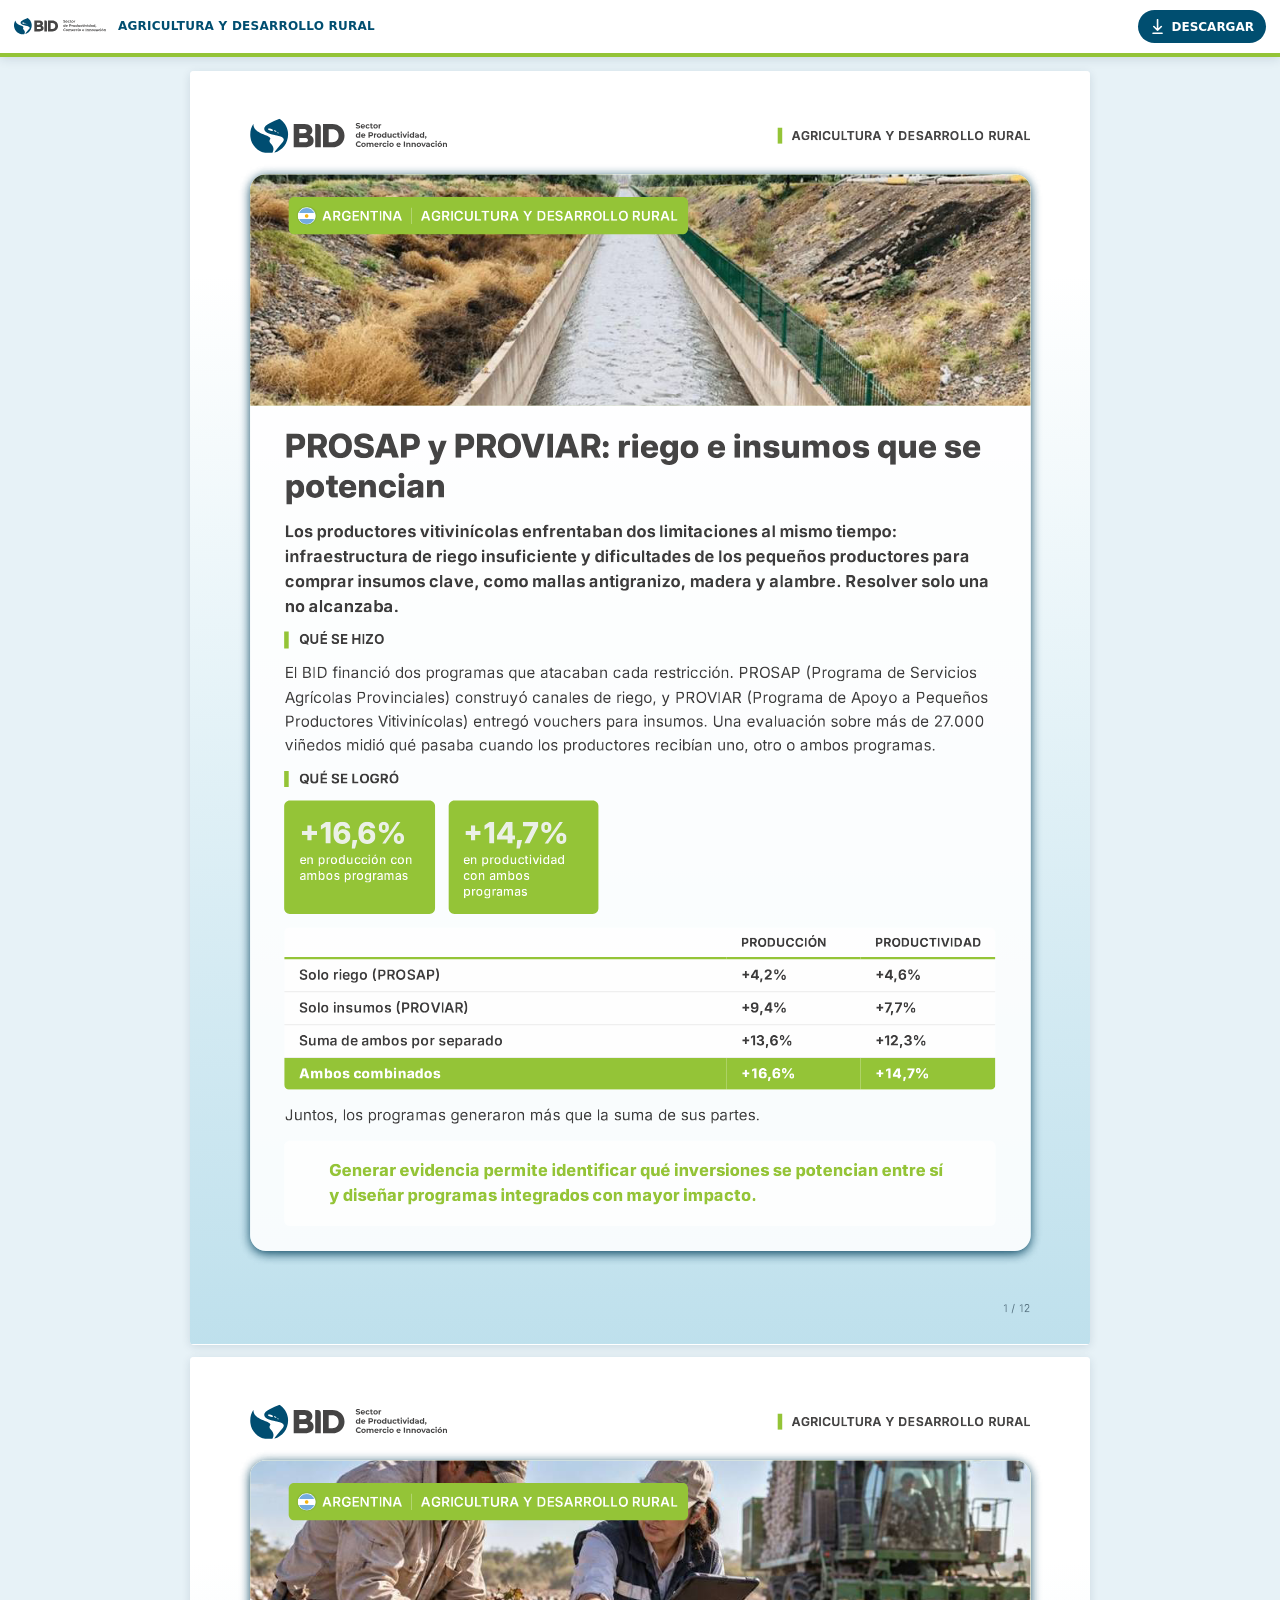
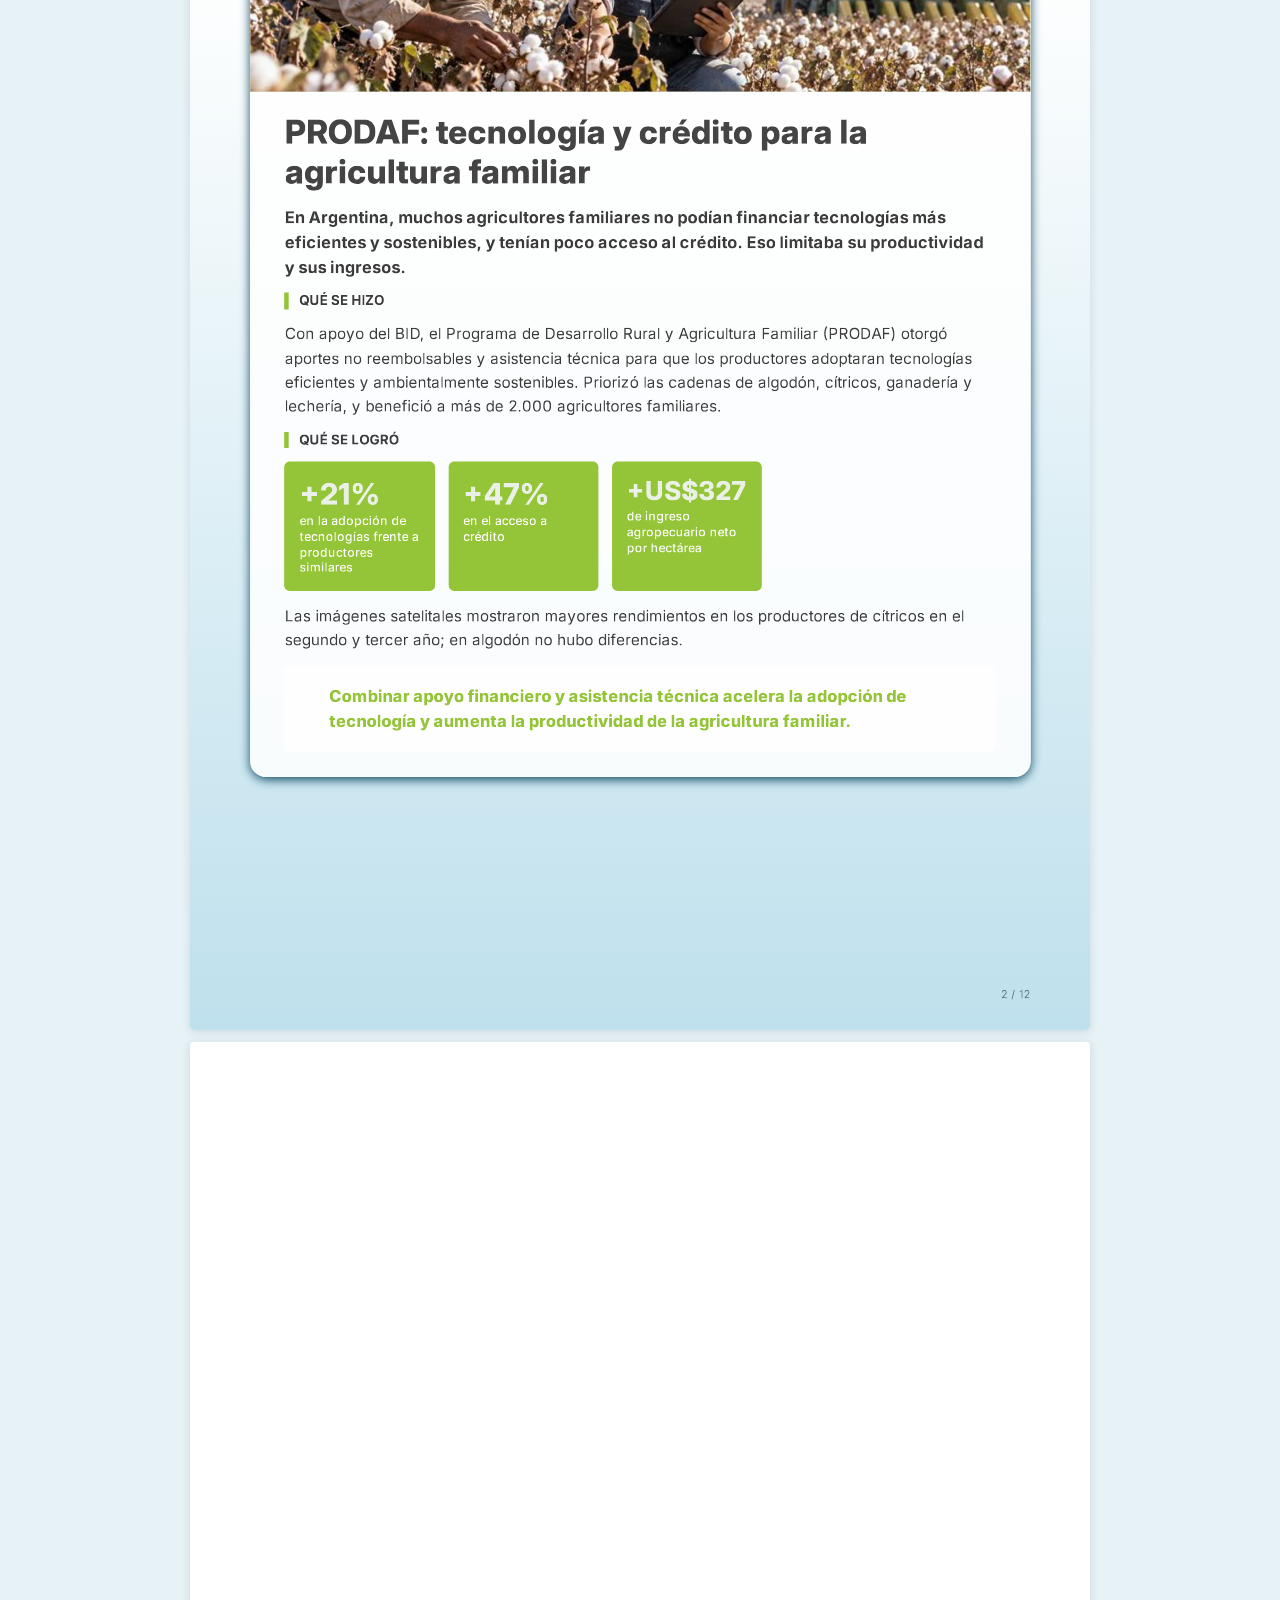
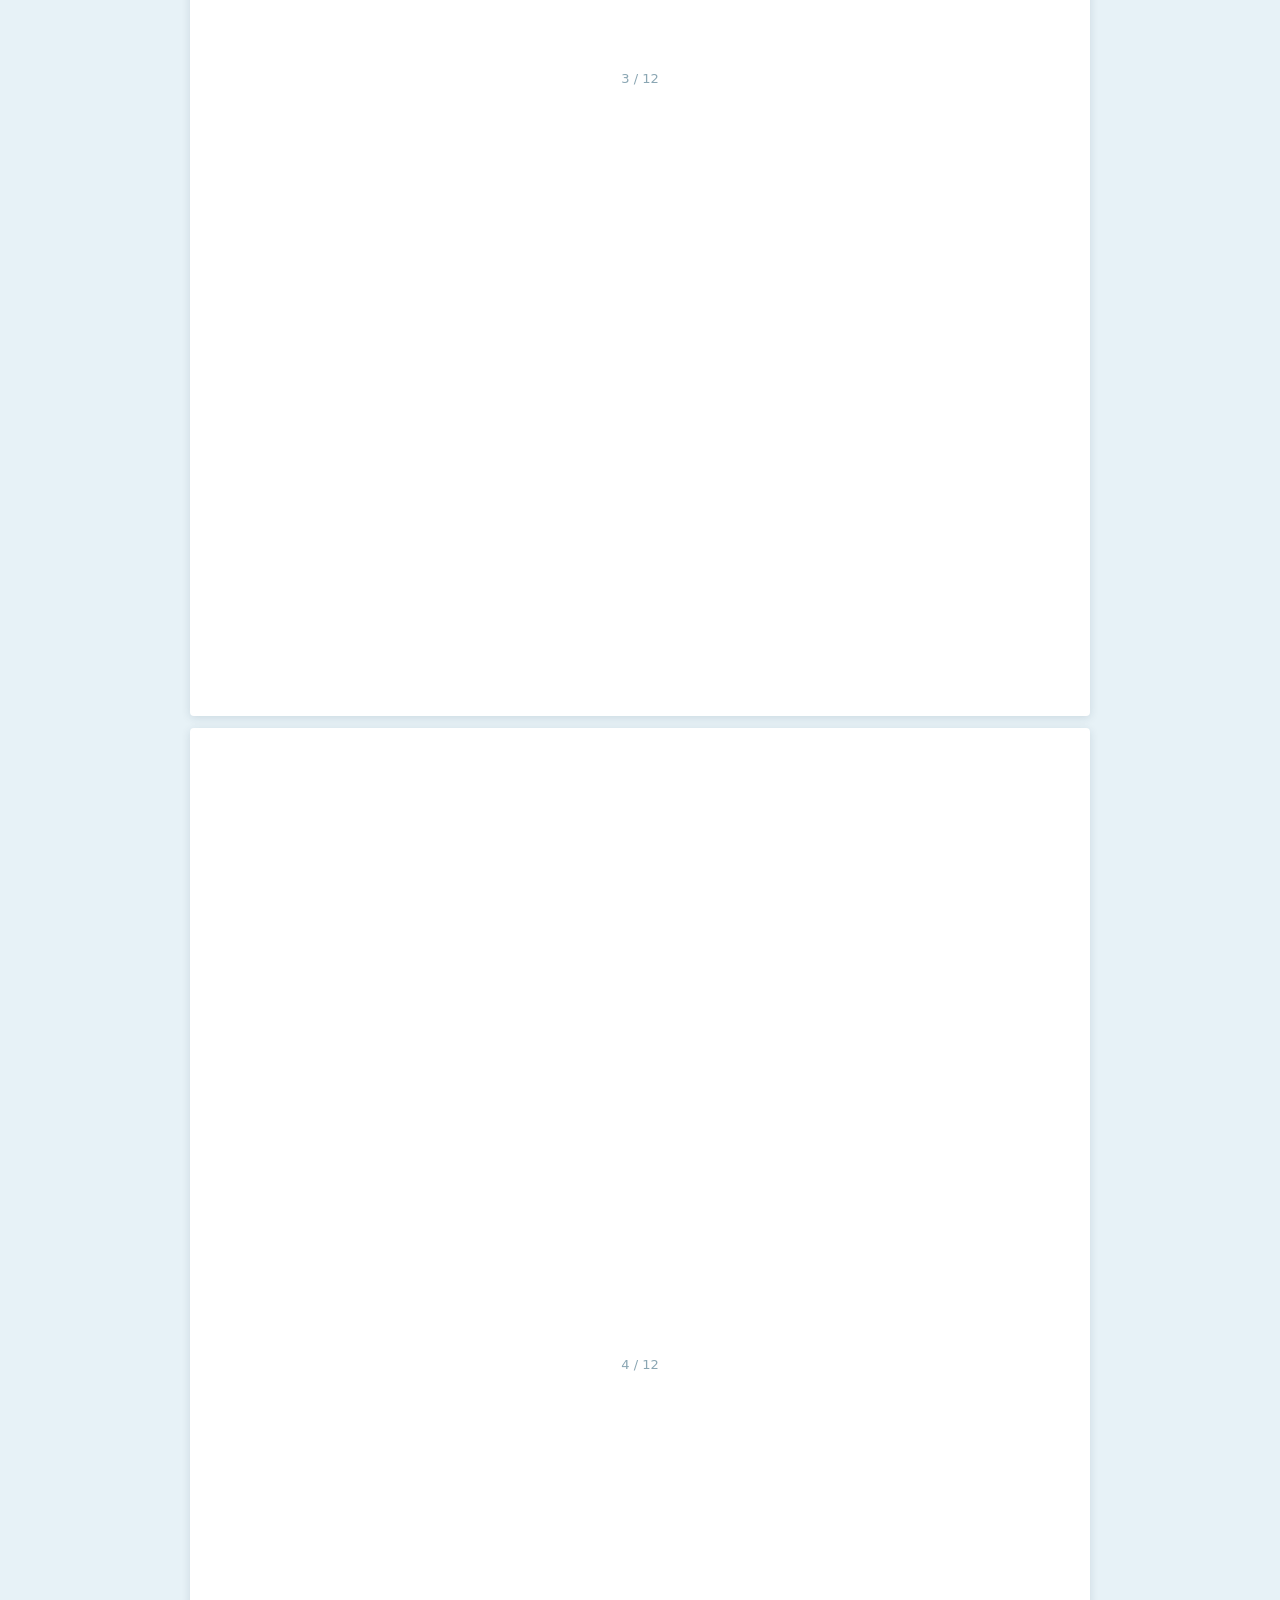
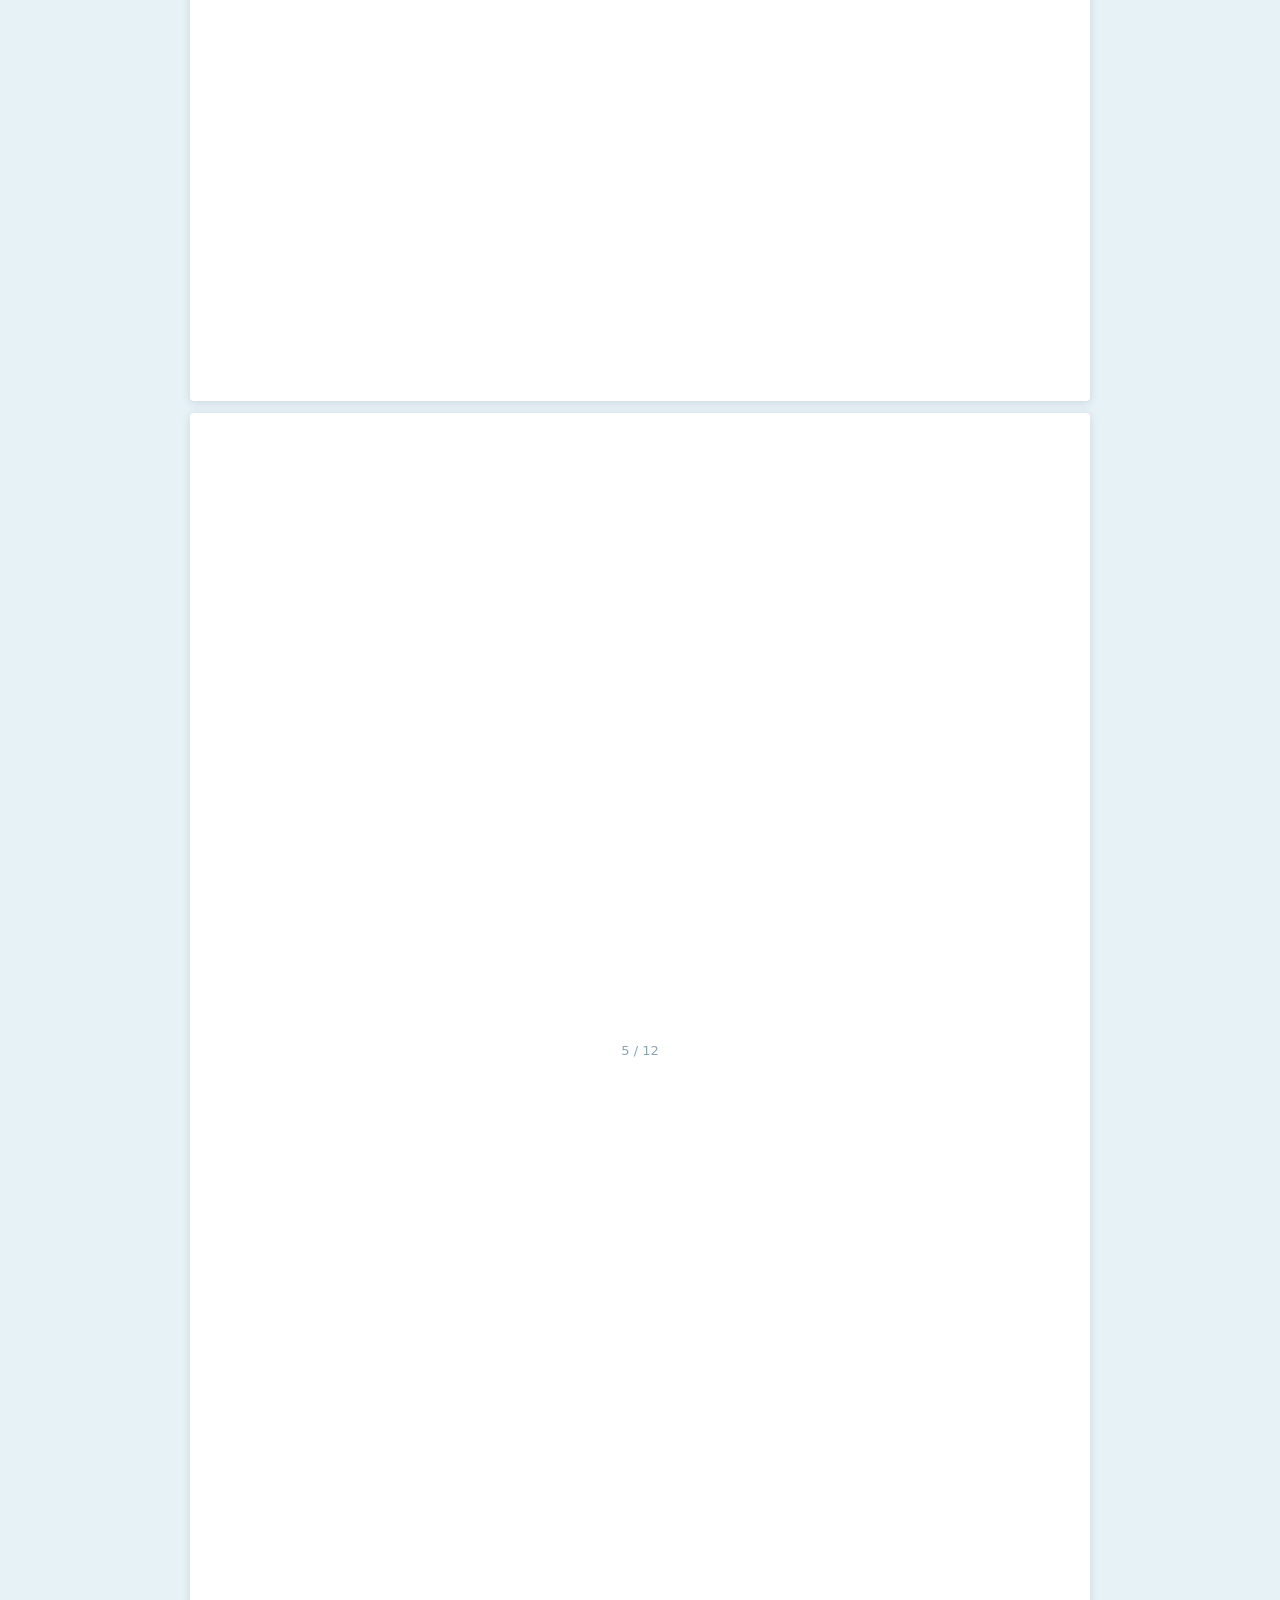
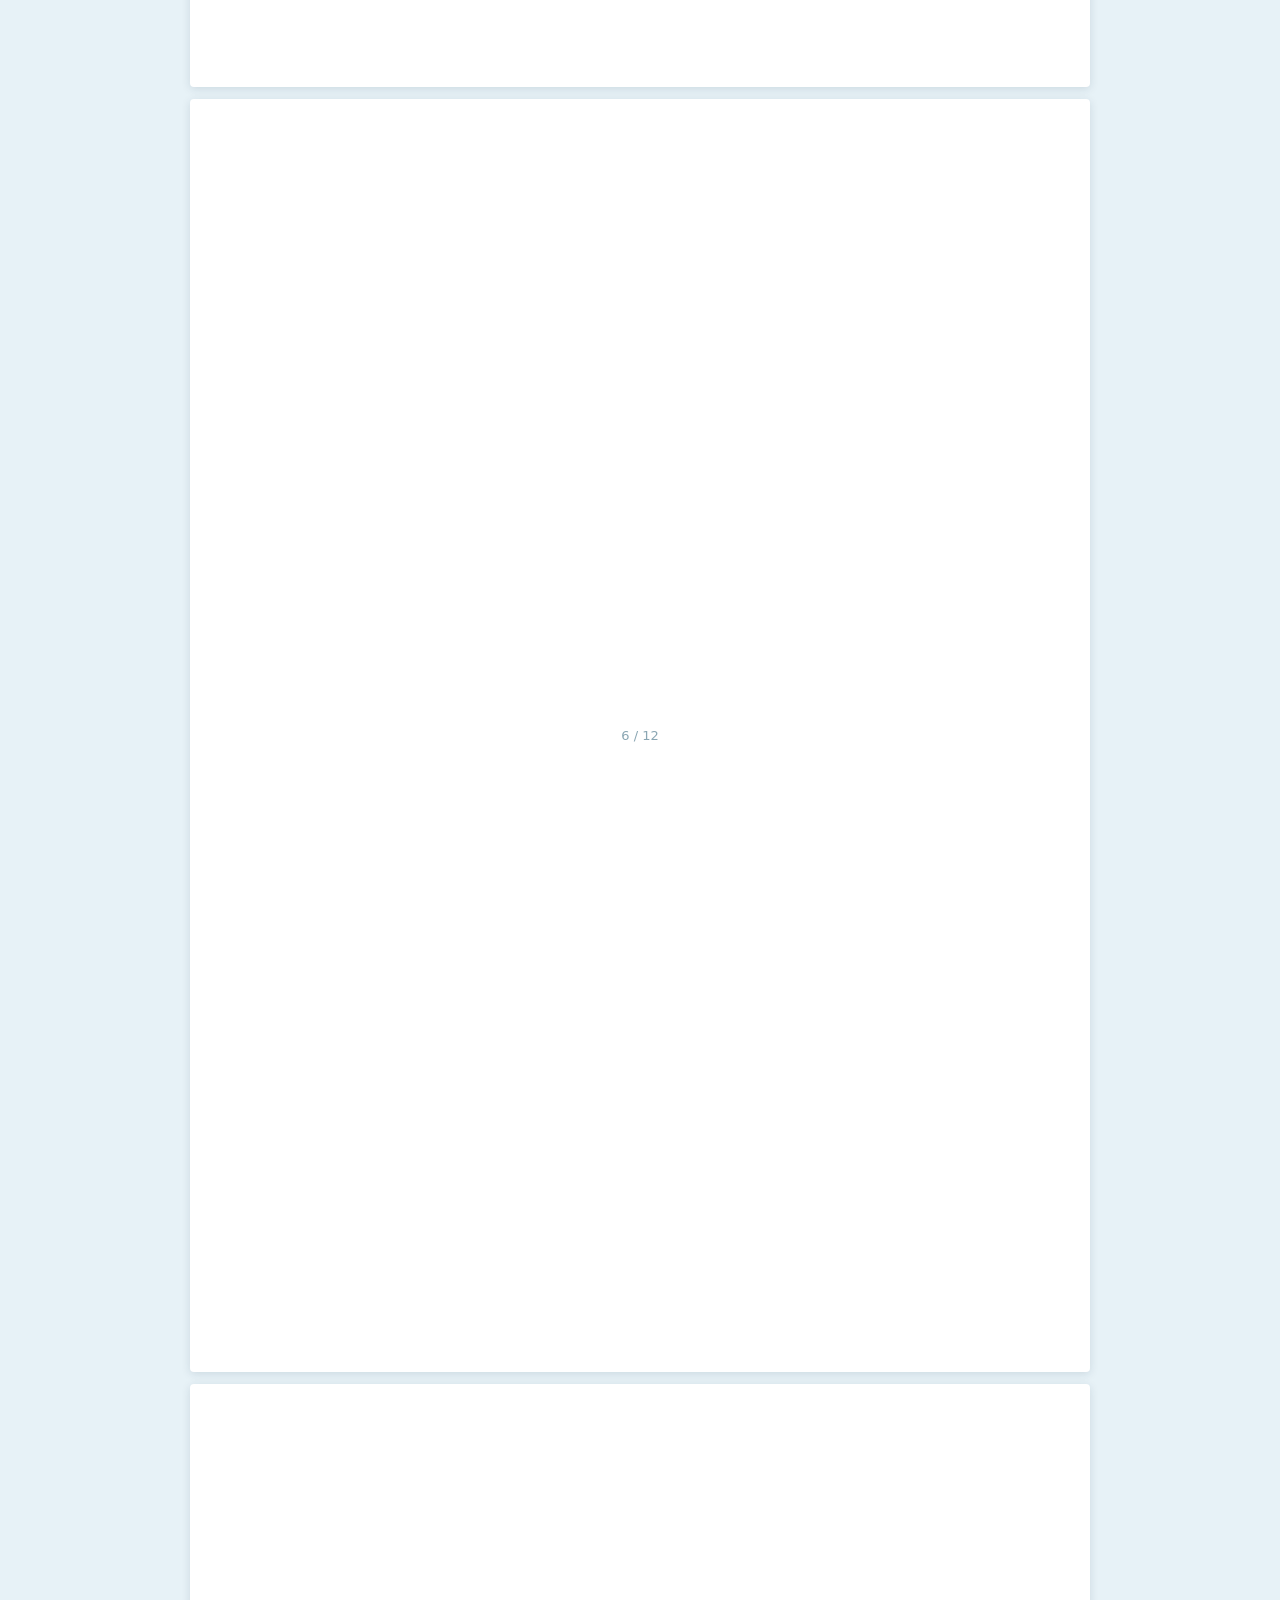
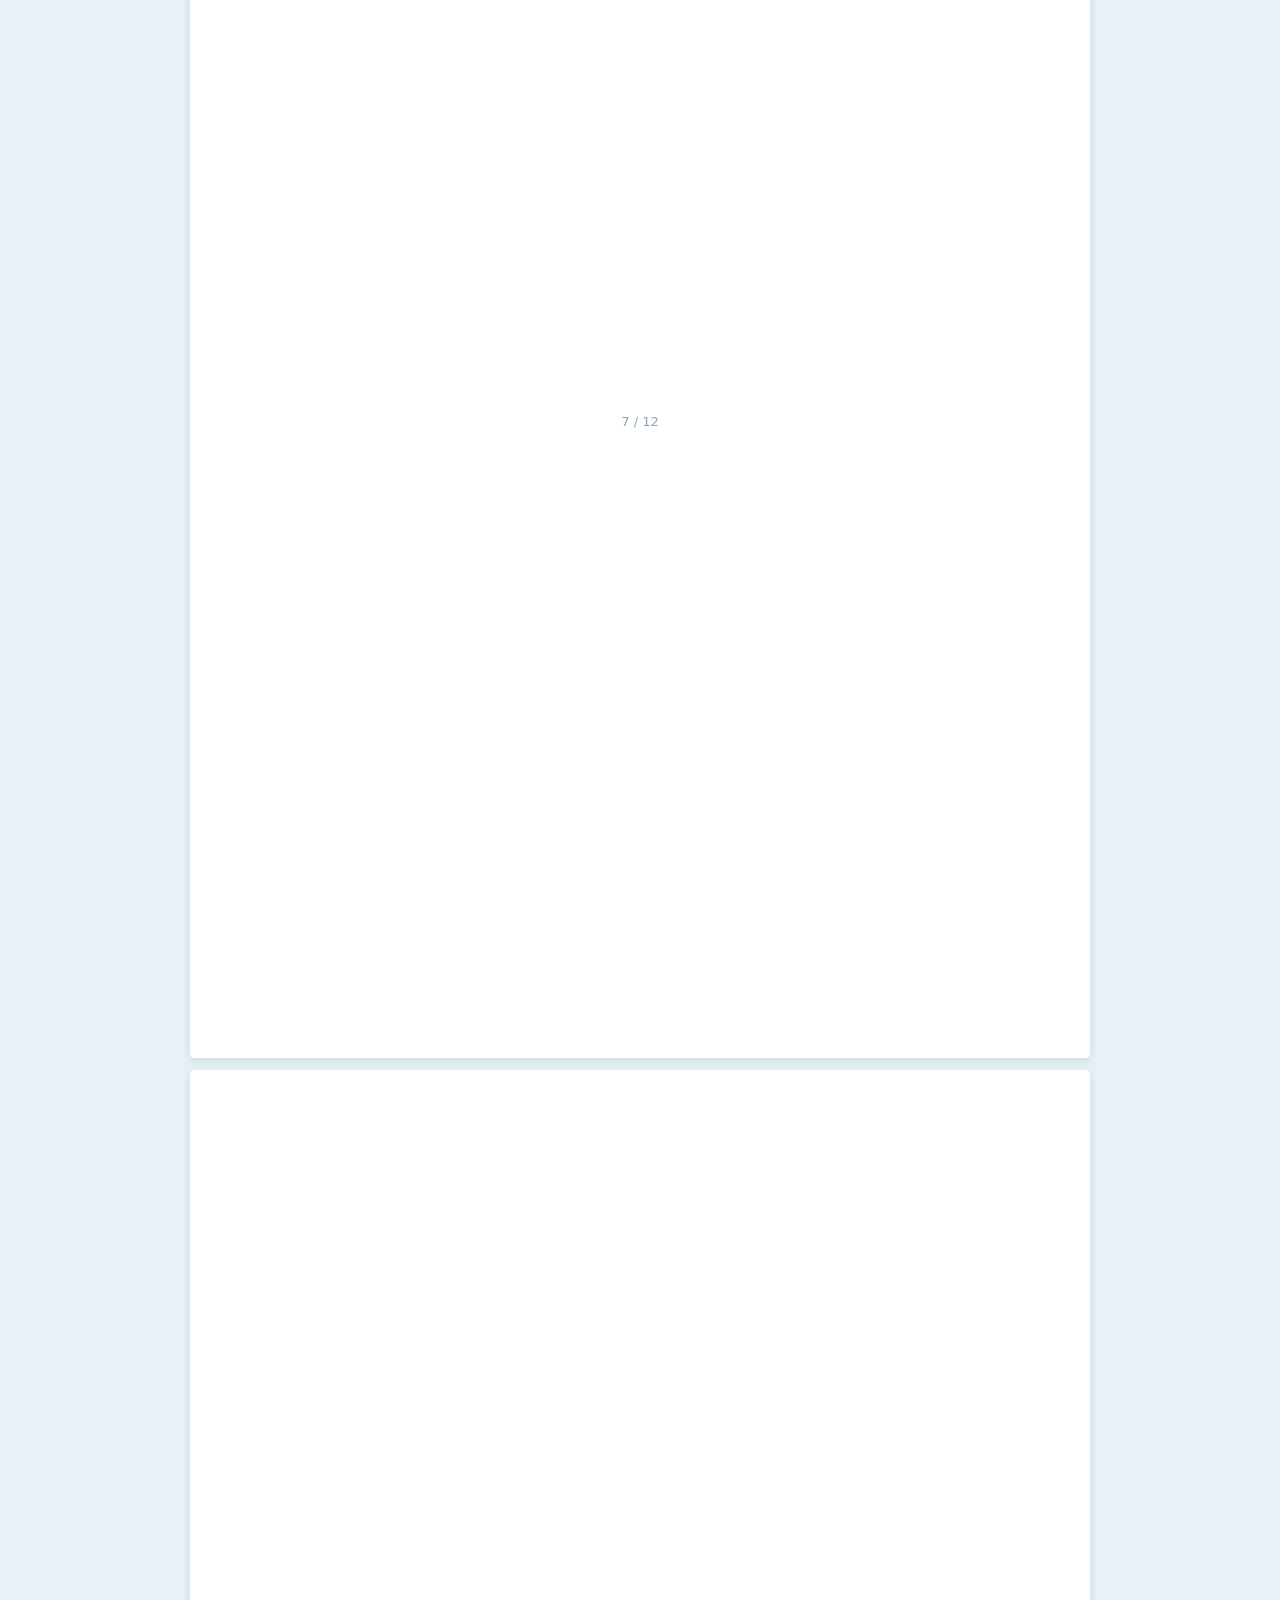
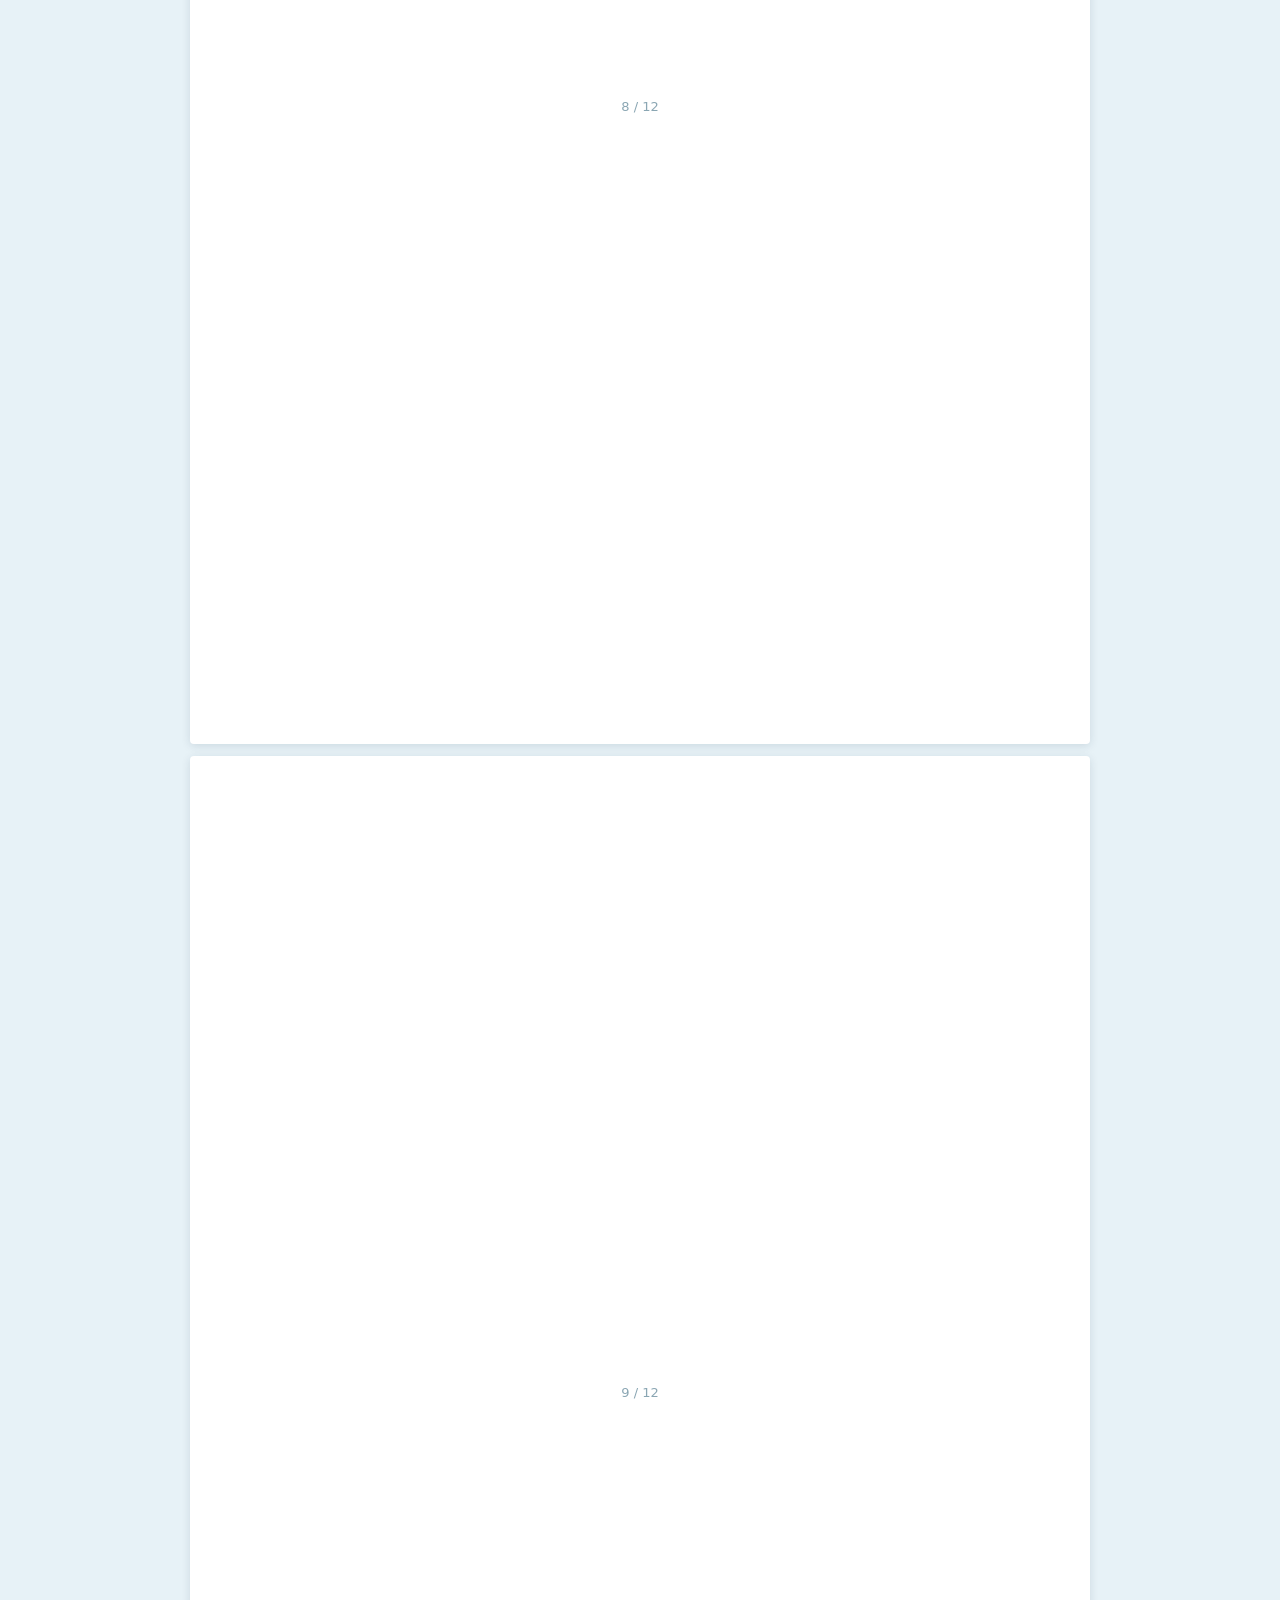
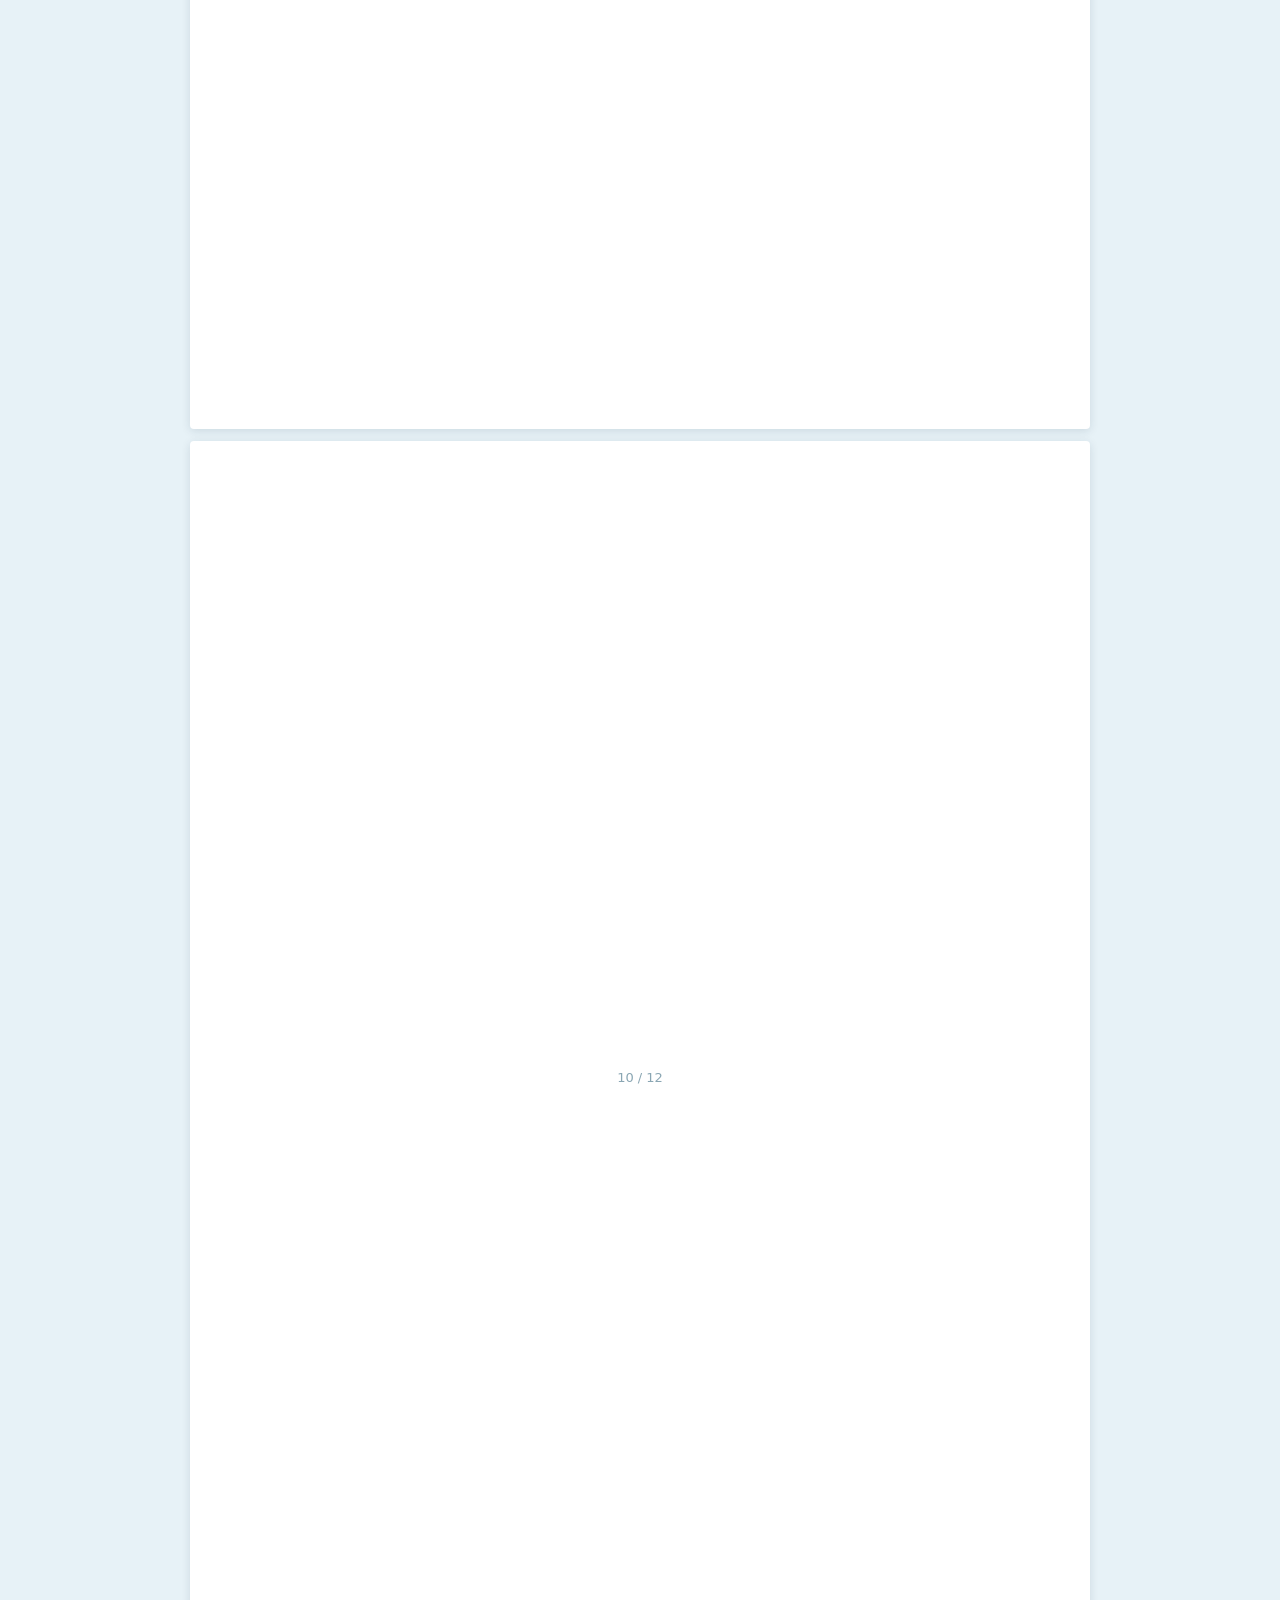
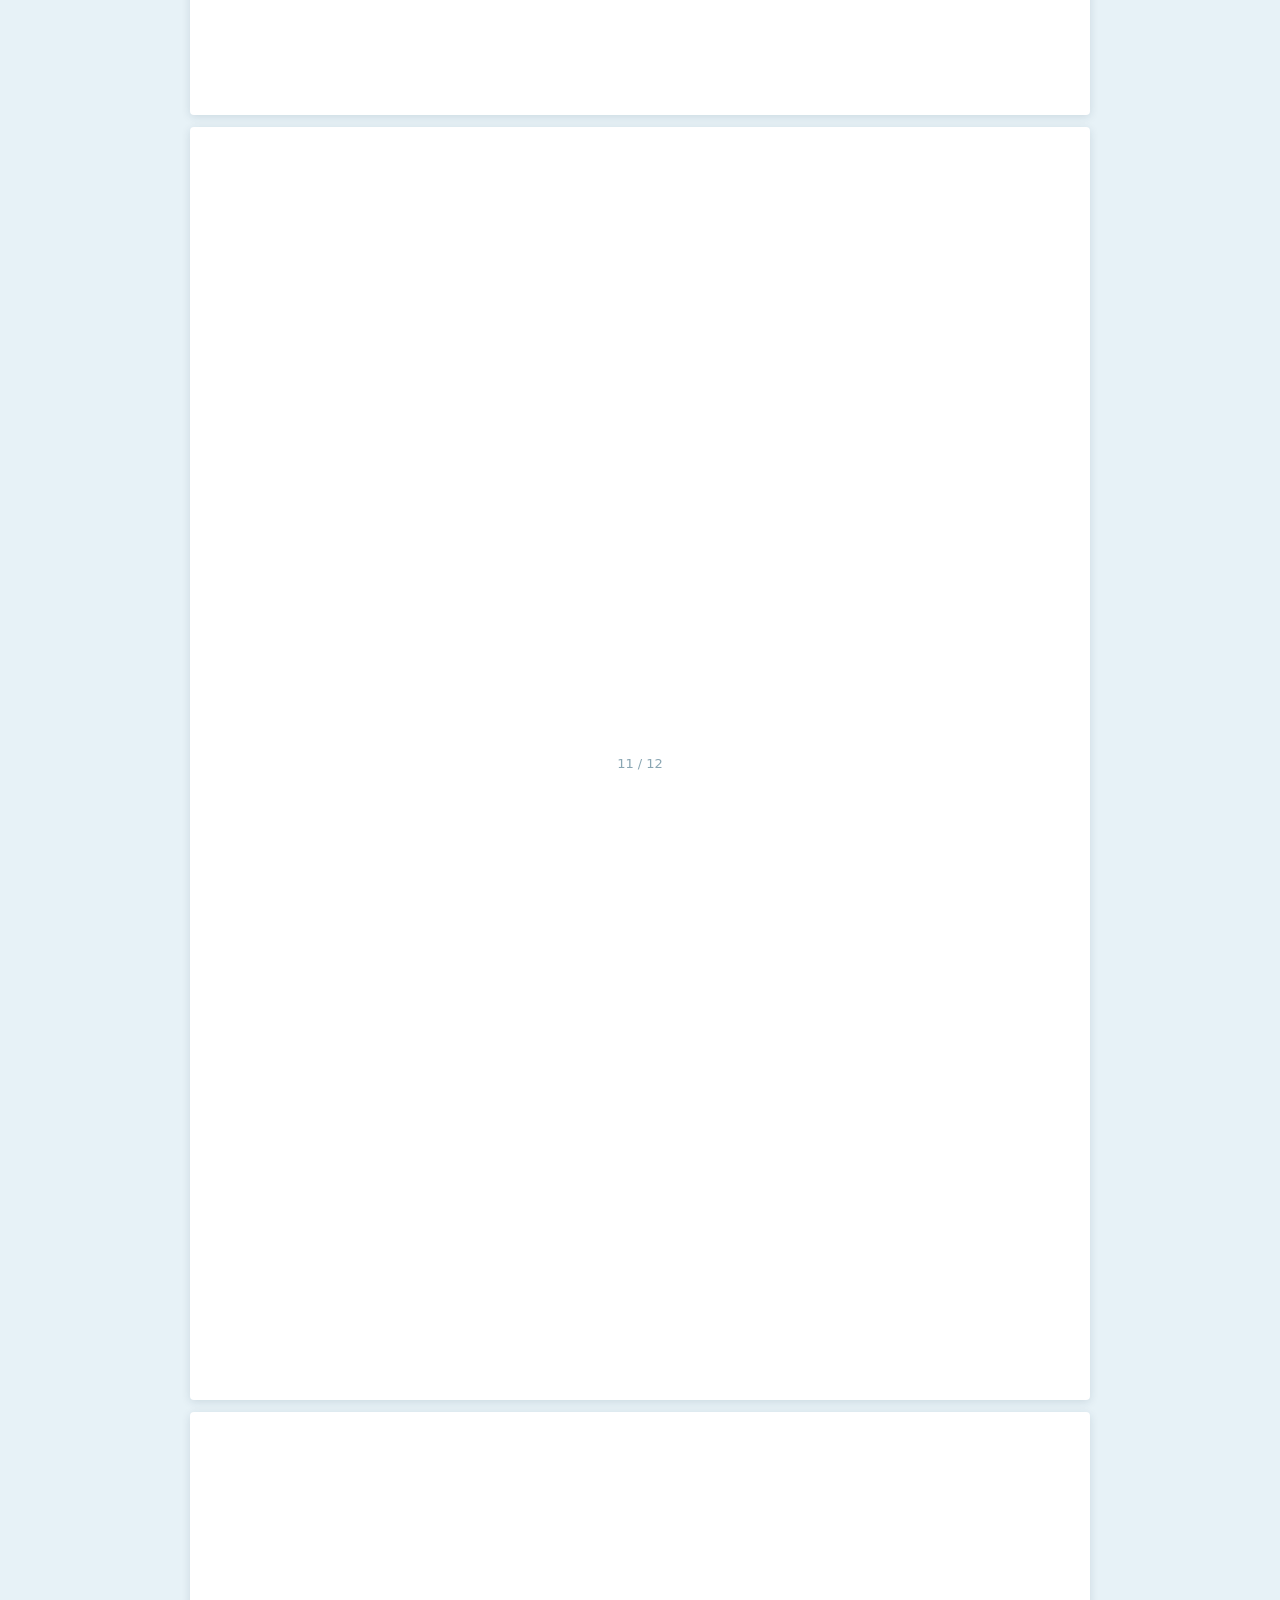
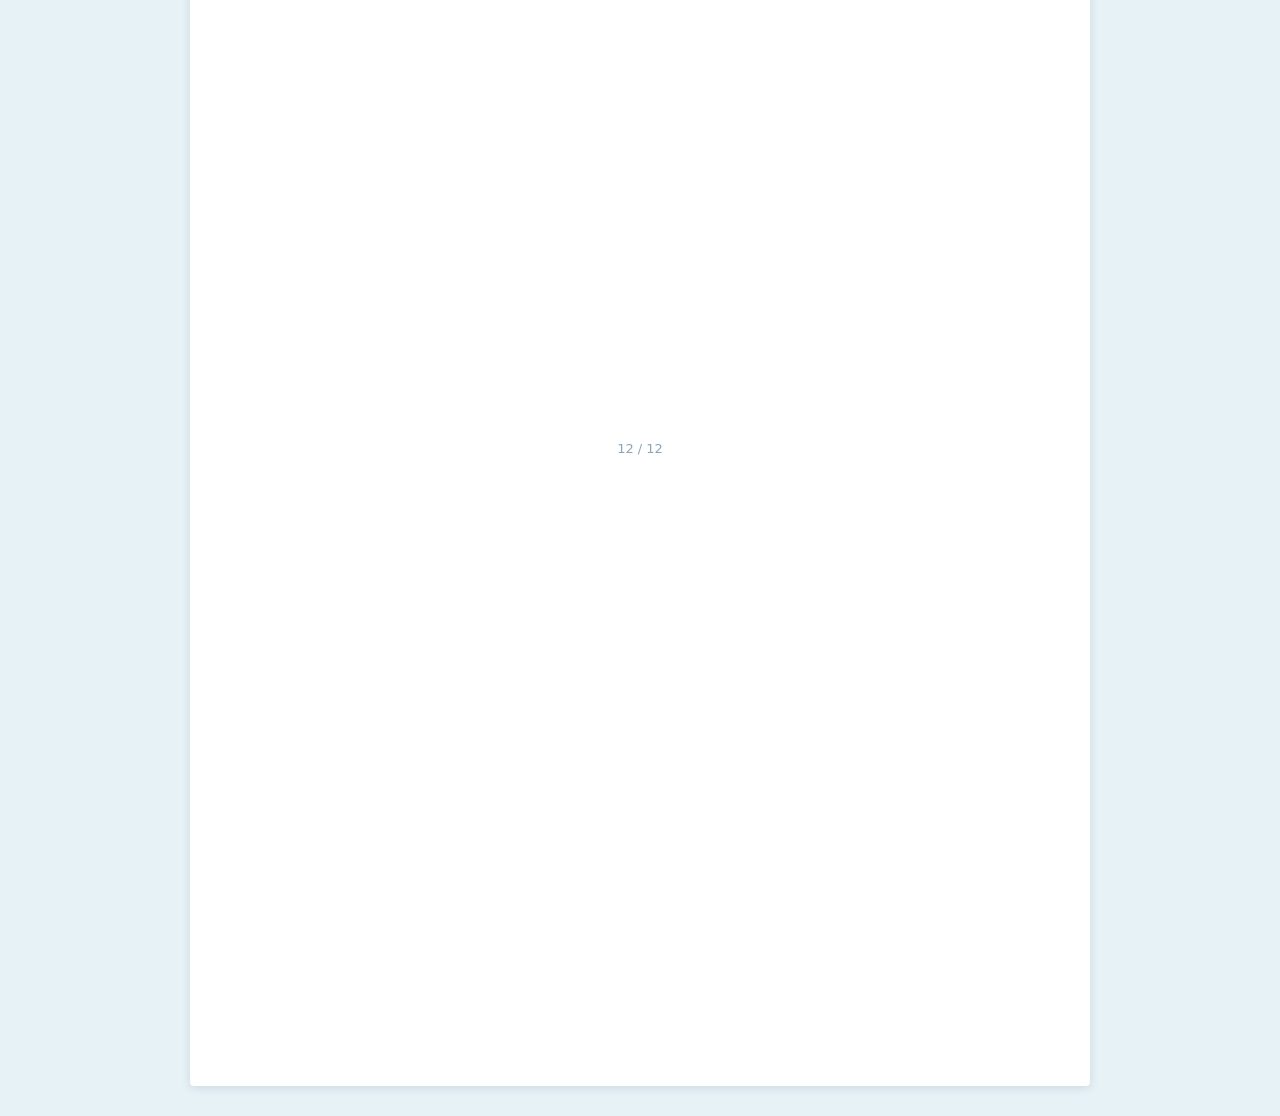
<file: agricultura/index.html>
<!doctype html>
<html lang="es">
<head>
<meta charset="utf-8">
<meta name="viewport" content="width=device-width, initial-scale=1, viewport-fit=cover">
<title>BID · Agricultura y desarrollo rural</title>
<meta name="theme-color" content="#ffffff">
<link rel="stylesheet" href="../visor/visor.css">
<style>:root{ --c:#94C437; }</style>
</head>
<body>
<header class="top">
  <span class="logo"><svg class="logo" viewBox="0 0 187 33" role="img" aria-label="BID">
      <path fill="#004D71" d="M26.2 13.1c-.8 0-.9 .4 .2 .7c1.7 .3 .6-.7-.2-.7zM23.8 11.3c-2.3-.8-.8 1.1 .3 1.2c1.1 .1 1.3-.7-.3-1.2zM17 9.6c-.7 .4 .5 1.9 3.6 2c3.1 .1-.9-3.4-3.6-2zM22.9 32.3c1-1.8 3.1-4.4 7.6-9.7c6.8-8-13.3-5.3-16.7-11.3c-2.8-5 7.7-8.5 14.1-11.3c4.1 2.7 7.1 7.1 7.9 12.4c1.3 9-4.3 17.5-12.9 19.9M18.9 19.5c-2.8 4.6 6.3 4.7 2.1 13.2c-.2 .1-.3 .1-.4 .1c-9.8 1.4-19-5.4-20.4-15.2c-.7-4.7 .5-9.1 2.9-12.7c-.4 10.3 18.4 10.3 15.8 14.6"/>
      <path fill="#454444" d="M102.2 9.4c-.4 0-.8-.1-1.2-.2c-.3-.1-.6-.3-.9-.4l.4-.9c.2 .1 .5 .3 .8 .3c.3 .1 .6 .2 .9 .2c.2 0 .4 0 .6-.1c.1 0 .2-.1 .3-.2c0 0 .1-.1 .1-.2c0-.2-.1-.3-.2-.4c-.1-.1-.2-.1-.4-.2c-.2 0-.4-.1-.6-.1c-.2 0-.4-.1-.6-.2c-.2 0-.4-.1-.6-.2c-.2-.1-.3-.3-.4-.5c-.1-.1-.2-.3-.2-.6c0-.3 .1-.6 .2-.8c.2-.3 .4-.4 .7-.6c.4-.1 .8-.2 1.2-.2c.4 0 .7 0 1 .1c.3 .1 .6 .2 .8 .4l-.4 .9c-.2-.2-.4-.3-.7-.4c-.2 0-.4-.1-.7-.1c-.2 0-.4 .1-.5 .1c-.2 .1-.3 .1-.3 .2c-.1 .1-.1 .2-.1 .3c0 .2 0 .3 .1 .4c.1 0 .3 .1 .4 .1c.2 .1 .4 .1 .6 .2c.2 0 .5 .1 .7 .2c.2 0 .4 .1 .5 .2c.2 .1 .4 .3 .5 .5c.1 .1 .1 .3 .1 .6c0 .3 0 .6-.2 .8c-.1 .3-.4 .4-.7 .6c-.3 .1-.7 .2-1.2 .2v0zM107 9.3c-.4 0-.8-.1-1.2-.2c-.3-.2-.6-.4-.7-.7c-.2-.4-.3-.7-.3-1.1c0-.4 .1-.7 .3-1c.1-.3 .4-.6 .7-.7c.3-.2 .7-.3 1.1-.3c.3 0 .7 .1 1 .2c.3 .2 .5 .4 .7 .7c.2 .4 .3 .7 .3 1.1c0 .1 0 .1 0 .2c0 0 0 .1 0 .1h-3.2v-.6h2.6l-.4 .2c0-.3-.1-.4-.1-.6c-.1-.1-.2-.3-.4-.3c-.1-.1-.3-.2-.5-.2c-.2 0-.4 .1-.5 .2c-.2 0-.3 .2-.4 .3c0 .2-.1 .3-.1 .6v.1c0 .2 .1 .4 .2 .6c0 .2 .2 .3 .4 .4c.1 .1 .3 .1 .6 .1c.2 0 .4 0 .5-.1c.2 0 .3-.1 .4-.3l.6 .7c-.1 .2-.4 .3-.6 .4c-.3 .1-.6 .2-1 .2v0zM111.6 9.3c-.5 0-.8-.1-1.2-.2c-.3-.2-.5-.4-.7-.7c-.2-.4-.3-.7-.3-1.1c0-.4 .1-.7 .3-1c.2-.3 .4-.6 .7-.8c.4-.1 .7-.2 1.2-.2c.4 0 .7 .1 1 .2c.4 .2 .6 .5 .7 .8l-.9 .5c-.1-.2-.2-.4-.3-.5c-.2 0-.4-.1-.5-.1c-.2 0-.4 .1-.6 .1c-.1 .1-.2 .3-.3 .4c-.1 .2-.2 .4-.2 .6c0 .2 .1 .4 .2 .6c.1 .1 .2 .3 .3 .4c.2 .1 .4 .1 .6 .1c.1 0 .3 0 .5-.1c.1-.1 .2-.2 .3-.4l.9 .5c-.1 .3-.4 .5-.7 .7c-.3 .2-.6 .2-1 .2v0zM113.6 6.3v-.8h2.7v.8h-2.7zM115.6 9.3c-.4 0-.8-.1-1.1-.3c-.2-.3-.3-.6-.3-1.1v-3.4h1.1v3.4c0 .2 0 .3 .1 .4c.1 .1 .2 .1 .4 .1c.2 0 .3 0 .5-.1l.3 .8c-.1 .1-.3 .1-.4 .2c-.2 0-.4 0-.5 0h-.1zM118.9 9.3c-.4 0-.7-.1-1.1-.2c-.3-.2-.6-.4-.7-.7c-.2-.4-.3-.7-.3-1.1c0-.4 .1-.7 .3-1c.1-.3 .4-.6 .7-.7c.4-.2 .7-.3 1.1-.3c.5 0 .8 .1 1.1 .3c.4 .1 .6 .4 .8 .7c.2 .3 .3 .6 .3 1c0 .4-.1 .7-.3 1c-.2 .3-.4 .6-.8 .8c-.3 .1-.6 .2-1.1 .2v0zM118.9 8.4c.2 0 .4 0 .6-.1c.1-.1 .2-.2 .3-.4c.1-.2 .2-.4 .2-.6c0-.2-.1-.4-.2-.6c-.1-.1-.2-.3-.3-.4c-.2 0-.4-.1-.6-.1c-.1 0-.3 .1-.5 .1c-.1 .1-.2 .3-.3 .4c-.1 .2-.2 .4-.2 .6c0 .2 .1 .4 .2 .6c.1 .2 .2 .3 .3 .4c.2 .1 .4 .1 .5 .1zM121.8 9.3v-3.9h1.1v1.1l-.1-.4c.1-.2 .3-.4 .5-.6c.3-.1 .6-.2 1-.2v1c0 0-.1 0-.2 0c0 0-.1 0-.1 0c-.3 0-.6 .1-.7 .3c-.2 .2-.3 .4-.3 .8v1.9h-1.2zM102.1 18.1c-.3 0-.7-.1-1-.3c-.3-.2-.5-.4-.7-.7c-.1-.3-.2-.6-.2-1c0-.5 .1-.8 .2-1.1c.2-.3 .4-.5 .7-.7c.3-.2 .7-.3 1-.3c.3 0 .6 .1 .9 .3c.2 .1 .4 .3 .5 .6c.2 .3 .2 .7 .2 1.2c0 .4 0 .8-.1 1.1c-.2 .3-.4 .5-.6 .7c-.2 .1-.5 .2-.9 .2l0 0zM102.3 17.1c.2 0 .4 0 .5-.1c.1-.1 .3-.2 .4-.4c.1-.1 .1-.3 .1-.6c0-.2 0-.4-.1-.5c-.1-.2-.2-.3-.4-.4c-.1-.1-.3-.2-.5-.2c-.2 0-.4 .1-.5 .2c-.2 .1-.3 .2-.4 .4c-.1 .1-.1 .3-.1 .5c0 .3 0 .4 .1 .6c.1 .2 .2 .3 .4 .4c.1 .1 .3 .1 .5 .1zM103.3 18v-2l0-1.1v-2.3h1.1v5.4h-1.1zM107.4 18.1c-.4 0-.8-.1-1.2-.3c-.3-.2-.6-.4-.8-.7c-.1-.3-.2-.7-.2-1c0-.4 .1-.8 .2-1.1c.2-.3 .5-.5 .8-.7c.3-.2 .7-.3 1-.3c.4 0 .8 .1 1.1 .3c.3 .1 .5 .4 .7 .7c.2 .3 .3 .7 .3 1.1c0 0 0 .1 0 .1c0 .1 0 .1 0 .2h-3.2v-.7h2.6l-.4 .2c0-.2-.1-.4-.1-.5c-.1-.2-.2-.3-.4-.4c-.1-.1-.3-.1-.5-.1c-.2 0-.4 0-.5 .1c-.2 .1-.3 .2-.4 .4c0 .1-.1 .3-.1 .5v.2c0 .2 .1 .4 .2 .6c0 .1 .2 .2 .4 .3c.1 .1 .3 .2 .6 .2c.2 0 .3-.1 .5-.1c.2-.1 .3-.2 .4-.3l.6 .6c-.1 .2-.4 .4-.6 .5c-.3 .1-.6 .2-1 .2v0zM112.2 18v-5.1h2.2c.5 0 .9 .1 1.2 .2c.3 .2 .6 .4 .8 .7c.2 .2 .2 .6 .2 1c0 .4 0 .7-.2 .9c-.2 .3-.5 .5-.8 .7c-.3 .1-.7 .2-1.2 .2h-1.5l.5-.5v1.9h-1.2h0zM113.4 16.2l-.5-.6h1.4c.4 0 .7 0 .9-.2c.1-.2 .2-.4 .2-.6c0-.3 0-.5-.2-.7c-.2-.2-.5-.2-.9-.2h-1.4l.5-.6v2.9v0zM117.4 18v-3.9h1.1v1.1l-.2-.3c.1-.3 .3-.5 .6-.7c.2-.1 .5-.2 .9-.2v1.1c0 0-.1 0-.1 0c-.1 0-.1 0-.1 0c-.4 0-.6 .1-.8 .2c-.2 .2-.3 .5-.3 .9v1.8h-1.1zM122.3 18.1c-.4 0-.8-.1-1.1-.3c-.3-.2-.6-.4-.8-.7c-.2-.3-.3-.7-.3-1c0-.4 .1-.8 .3-1.1c.2-.3 .5-.5 .8-.7c.3-.2 .7-.3 1.1-.3c.4 0 .8 .1 1.1 .3c.3 .2 .6 .4 .8 .7c.2 .3 .2 .7 .2 1.1c0 .3 0 .7-.2 1c-.2 .3-.5 .5-.8 .7c-.3 .2-.7 .3-1.1 .3v0zM122.3 17.1c.2 0 .4 0 .5-.1c.2-.1 .3-.2 .4-.4c.1-.1 .1-.3 .1-.6c0-.2 0-.4-.1-.5c-.1-.2-.2-.3-.4-.4c-.1-.1-.3-.2-.5-.2c-.2 0-.4 .1-.5 .2c-.2 .1-.3 .2-.4 .4c-.1 .1-.1 .3-.1 .5c0 .3 0 .4 .1 .6c.1 .2 .2 .3 .4 .4c.1 .1 .3 .1 .5 .1zM126.9 18.1c-.4 0-.7-.1-1-.3c-.3-.2-.5-.4-.7-.7c-.2-.3-.3-.6-.3-1c0-.5 .1-.8 .3-1.1c.2-.3 .4-.5 .7-.7c.3-.2 .6-.3 1-.3c.3 0 .6 .1 .9 .3c.2 .1 .4 .3 .5 .6c.2 .3 .2 .7 .2 1.2c0 .4 0 .8-.2 1.1c-.1 .3-.3 .5-.5 .7c-.3 .1-.6 .2-.9 .2l0 0zM127.1 17.1c.2 0 .3 0 .5-.1c.1-.1 .3-.2 .3-.4c.1-.1 .2-.3 .2-.6c0-.2-.1-.4-.2-.5c0-.2-.2-.3-.3-.4c-.2-.1-.3-.2-.5-.2c-.2 0-.4 .1-.5 .2c-.2 .1-.3 .2-.4 .4c-.1 .1-.1 .3-.1 .5c0 .3 0 .4 .1 .6c.1 .2 .2 .3 .4 .4c.1 .1 .3 .1 .5 .1zM128.1 18v-2l0-1.1v-2.3h1.1v5.4h-1.1zM131.9 18.1c-.3 0-.6-.1-.9-.2c-.2-.1-.4-.3-.6-.6c-.1-.3-.2-.6-.2-1v-2.2h1.2v2c0 .4 0 .6 .2 .8c.1 .1 .3 .2 .5 .2c.2 0 .4-.1 .5-.1c.1-.1 .2-.2 .3-.4c.1-.1 .1-.3 .1-.6v-1.9h1.2v3.9h-1.1v-1.1l.2 .3c-.1 .3-.3 .5-.6 .6c-.3 .2-.5 .2-.8 .2l0 .1zM137.1 18.1c-.4 0-.8-.1-1.1-.3c-.3-.2-.6-.4-.8-.7c-.2-.3-.2-.7-.2-1c0-.4 0-.8 .2-1.1c.2-.3 .5-.5 .8-.7c.3-.2 .7-.3 1.1-.3c.5 0 .8 .1 1.1 .3c.3 .2 .5 .4 .7 .7l-.9 .5c-.1-.2-.2-.3-.4-.4c-.1-.1-.3-.1-.5-.1c-.2 0-.3 0-.5 .1c-.2 .1-.3 .2-.4 .4c0 .1-.1 .3-.1 .6c0 .2 .1 .4 .1 .5c.1 .2 .2 .3 .4 .4c.2 .1 .3 .2 .5 .2c.2 0 .4-.1 .5-.2c.2-.1 .3-.2 .4-.4l.9 .5c-.2 .3-.4 .6-.7 .7c-.3 .2-.7 .3-1.1 .3v0zM139.1 15.1v-.9h2.7v.9h-2.7zM141.2 18.1c-.5 0-.8-.1-1.1-.4c-.2-.2-.4-.6-.4-1v-3.5h1.2v3.5c0 .1 0 .2 .1 .3c.1 .1 .2 .2 .4 .2c.1 0 .3-.1 .4-.2l.3 .8c-.1 .1-.2 .2-.4 .2c-.1 0-.3 .1-.5 .1h0zM143.3 13.5c-.2 0-.4 0-.5-.1c-.1-.2-.2-.3-.2-.5c0-.2 .1-.3 .2-.4c.1-.2 .3-.2 .5-.2c.2 0 .4 0 .5 .2c.2 .1 .2 .2 .2 .4c0 .2 0 .3-.1 .5c-.2 .1-.3 .1-.6 .1h0zM142.8 18v-3.9h1.1v3.9h-1.1zM146 18l-1.6-3.9h1.1l1.4 3.4h-.6l1.4-3.4h1.1l-1.6 3.9h-1.2h0zM149.9 13.5c-.2 0-.4 0-.5-.1c-.2-.2-.3-.3-.3-.5c0-.2 .1-.3 .3-.4c.1-.2 .2-.2 .5-.2c.2 0 .3 0 .5 .2c.1 .1 .2 .2 .2 .4c0 .2-.1 .3-.2 .5c-.1 .1-.3 .1-.5 .1h0zM149.3 18v-3.9h1.1v3.9h-1.1zM153.2 18.1c-.4 0-.7-.1-1-.3c-.3-.2-.5-.4-.7-.7c-.2-.3-.3-.6-.3-1c0-.5 .1-.8 .3-1.1c.2-.3 .4-.5 .7-.7c.3-.2 .6-.3 1-.3c.3 0 .6 .1 .8 .3c.3 .1 .5 .3 .6 .6c.1 .3 .2 .7 .2 1.2c0 .4-.1 .8-.2 1.1c-.1 .3-.3 .5-.5 .7c-.3 .1-.6 .2-.9 .2l0 0zM153.4 17.1c.2 0 .3 0 .5-.1c.1-.1 .2-.2 .3-.4c.1-.1 .2-.3 .2-.6c0-.2-.1-.4-.2-.5c-.1-.2-.2-.3-.3-.4c-.2-.1-.4-.2-.5-.2c-.2 0-.4 .1-.5 .2c-.2 .1-.3 .2-.4 .4c-.1 .1-.1 .3-.1 .5c0 .3 0 .4 .1 .6c.1 .2 .2 .3 .4 .4c.1 .1 .3 .1 .5 .1zM154.4 18v-2l-.1-1.1v-2.3h1.2v5.4h-1.1zM157.7 18.1c-.3 0-.5-.1-.7-.2c-.3-.1-.4-.2-.5-.4c-.2-.2-.2-.4-.2-.6c0-.2 0-.4 .2-.6c.1-.2 .2-.3 .5-.4c.2-.1 .6-.2 1-.2h1v.7h-.9c-.3 0-.4 0-.5 .1c-.2 .1-.2 .2-.2 .3c0 .2 0 .3 .2 .4c.1 .1 .2 .1 .4 .1c.2 0 .4 0 .5-.1c.2-.1 .3-.3 .4-.4l.1 .5c0 .3-.2 .5-.4 .6c-.2 .1-.5 .2-.8 .2l-.1 0zM158.9 18v-.8l0-.1v-1.4c0-.2-.1-.4-.3-.6c-.1-.1-.3-.2-.7-.2c-.2 0-.4 .1-.6 .1c-.2 .1-.3 .2-.5 .3l-.4-.8c.2-.1 .5-.3 .8-.3c.3-.1 .6-.2 .9-.2c.6 0 1 .2 1.4 .5c.3 .3 .5 .7 .5 1.3v2.2h-1.1l0 0zM162.7 18.1c-.3 0-.7-.1-1-.3c-.3-.2-.5-.4-.7-.7c-.1-.3-.2-.6-.2-1c0-.5 .1-.8 .2-1.1c.2-.3 .4-.5 .7-.7c.3-.2 .7-.3 1-.3c.4 0 .6 .1 .9 .3c.2 .1 .4 .3 .6 .6c.1 .3 .2 .7 .2 1.2c0 .4-.1 .8-.2 1.1c-.2 .3-.4 .5-.6 .7c-.2 .1-.5 .2-.9 .2l0 0zM162.9 17.1c.2 0 .4 0 .5-.1c.2-.1 .3-.2 .4-.4c.1-.1 .1-.3 .1-.6c0-.2 0-.4-.1-.5c-.1-.2-.2-.3-.4-.4c-.1-.1-.3-.2-.5-.2c-.2 0-.3 .1-.5 .2c-.2 .1-.3 .2-.4 .4c0 .1-.1 .3-.1 .5c0 .3 .1 .4 .1 .6c.1 .2 .2 .3 .4 .4c.2 .1 .3 .1 .5 .1zM163.9 18v-2l0-1.1v-2.3h1.1v5.4h-1.1zM165.9 19.1l.5-1.7l.1 .6c-.2 0-.4 0-.5-.1c-.1-.2-.2-.3-.2-.5c0-.2 .1-.4 .2-.6c.1-.1 .3-.1 .5-.1c.2 0 .4 0 .5 .1c.1 .2 .2 .3 .2 .6c0 0 0 .1 0 .1c0 .1 0 .2 0 .3c-.1 .1-.1 .2-.2 .3l-.4 1h-.7h0zM103 26.8c-.4 0-.8 0-1.1-.2c-.4-.1-.7-.3-.9-.5c-.3-.3-.5-.5-.6-.9c-.1-.3-.2-.6-.2-1c0-.4 .1-.8 .2-1.1c.1-.3 .3-.6 .6-.8c.2-.3 .5-.4 .9-.6c.3-.1 .7-.2 1.1-.2c.4 0 .8 .1 1.2 .3c.3 .1 .6 .3 .9 .6l-.8 .7c-.2-.2-.4-.3-.6-.4c-.2-.1-.4-.2-.7-.2c-.2 0-.5 .1-.6 .2c-.2 0-.4 .1-.6 .3c-.1 .1-.2 .3-.3 .5c-.1 .2-.1 .4-.1 .7c0 .2 0 .4 .1 .7c.1 .2 .2 .3 .3 .5c.2 .1 .4 .2 .6 .3c.1 .1 .4 .1 .6 .1c.3 0 .5 0 .7-.1c.2-.1 .4-.3 .6-.5l.8 .7c-.3 .3-.6 .5-.9 .7c-.4 .2-.8 .3-1.2 .3v-.1zM107.5 26.8c-.4 0-.8-.1-1.1-.2c-.3-.2-.6-.5-.8-.8c-.2-.3-.3-.6-.3-1c0-.4 .1-.7 .3-1c.2-.4 .5-.6 .8-.8c.3-.1 .7-.2 1.1-.2c.4 0 .8 .1 1.1 .2c.3 .2 .6 .4 .8 .7c.2 .3 .2 .7 .2 1.1c0 .4 0 .7-.2 1c-.2 .3-.5 .6-.8 .7c-.3 .2-.7 .3-1.1 .3v0zM107.5 25.9c.2 0 .4-.1 .5-.2c.2-.1 .3-.2 .4-.3c.1-.2 .1-.4 .1-.6c0-.3 0-.5-.1-.6c-.1-.2-.2-.3-.4-.4c-.1-.1-.3-.1-.5-.1c-.2 0-.4 0-.5 .1c-.2 .1-.3 .2-.4 .4c-.1 .2-.1 .3-.1 .6c0 .2 0 .4 .1 .6c.1 .1 .2 .2 .4 .3c.1 .1 .3 .2 .5 .2zM115.4 22.8c.3 0 .6 0 .8 .2c.3 .1 .5 .3 .6 .5c.1 .3 .2 .6 .2 1v2.3h-1.1v-2.1c0-.3-.1-.6-.2-.7c-.2-.2-.3-.2-.6-.2c-.2 0-.3 0-.4 .1c-.2 0-.3 .2-.3 .3c-.1 .2-.1 .4-.1 .6v2h-1.2v-2.1c0-.3 0-.6-.2-.7c-.1-.2-.3-.2-.5-.2c-.2 0-.3 0-.5 .1c-.1 0-.2 .2-.3 .3c0 .2-.1 .4-.1 .6v2h-1.1v-4h1.1v1.1l-.2-.3c.1-.3 .3-.5 .6-.6c.2-.1 .5-.2 .8-.2c.4 0 .7 .1 1 .3c.2 .2 .4 .4 .5 .8l-.4-.1c.1-.3 .3-.5 .6-.7c.3-.2 .6-.3 1-.3l0 0zM120 26.8c-.4 0-.8-.1-1.2-.2c-.3-.2-.6-.5-.8-.8c-.2-.3-.2-.6-.2-1c0-.4 0-.7 .2-1c.2-.4 .5-.6 .8-.8c.3-.1 .6-.2 1-.2c.4 0 .8 .1 1.1 .2c.3 .2 .5 .4 .7 .7c.2 .3 .3 .7 .3 1.1c0 .1 0 .1 0 .2c0 0 0 .1 0 .1h-3.2v-.7h2.6l-.4 .2c0-.2-.1-.3-.2-.5c0-.2-.1-.3-.3-.4c-.1 0-.3-.1-.5-.1c-.2 0-.4 .1-.5 .1c-.2 .1-.3 .2-.4 .4c-.1 .2-.1 .3-.1 .5v.2c0 .2 .1 .4 .1 .6c.1 .2 .3 .3 .4 .4c.2 0 .4 .1 .6 .1c.2 0 .4-.1 .6-.1c.1-.1 .3-.2 .4-.3l.6 .7c-.2 .2-.4 .3-.7 .4c-.2 .1-.5 .2-.9 .2v0zM122.6 26.7v-3.9h1.1v1.1l-.1-.3c.1-.3 .3-.5 .5-.6c.3-.2 .6-.2 1-.2v1c0 0-.1 0-.2 0c0 0 0 0-.1 0c-.3 0-.5 .1-.7 .3c-.2 .1-.3 .4-.3 .8v1.8h-1.2zM127.6 26.8c-.4 0-.8-.1-1.1-.2c-.3-.2-.6-.5-.8-.8c-.2-.3-.3-.6-.3-1c0-.4 .1-.8 .3-1.1c.2-.3 .5-.5 .8-.7c.3-.2 .7-.2 1.1-.2c.4 0 .8 0 1.1 .2c.3 .2 .5 .4 .7 .8l-.9 .4c-.1-.2-.2-.3-.4-.4c-.1-.1-.3-.1-.5-.1c-.2 0-.3 0-.5 .1c-.2 .1-.3 .2-.4 .4c-.1 .2-.1 .4-.1 .6c0 .2 0 .4 .1 .6c.1 .1 .2 .3 .4 .3c.1 .1 .3 .2 .5 .2c.2 0 .4-.1 .5-.1c.2-.1 .3-.3 .4-.4l.9 .4c-.2 .3-.4 .6-.7 .8c-.3 .1-.7 .2-1.1 .2v0zM130.5 22.3c-.2 0-.3-.1-.5-.2c-.1-.1-.2-.3-.2-.5c0-.1 .1-.3 .2-.4c.2-.1 .3-.2 .5-.2c.3 0 .4 .1 .6 .2c.1 .1 .2 .2 .2 .4c0 .2-.1 .4-.2 .5c-.1 .1-.3 .2-.5 .2h-.1zM130 26.7v-3.9h1.1v3.9h-1.1zM134 26.8c-.4 0-.7-.1-1.1-.2c-.3-.2-.6-.5-.7-.8c-.2-.3-.3-.6-.3-1c0-.4 .1-.7 .3-1c.1-.4 .4-.6 .7-.8c.4-.1 .7-.2 1.1-.2c.5 0 .8 .1 1.1 .2c.4 .2 .6 .4 .8 .7c.2 .3 .3 .7 .3 1.1c0 .4-.1 .7-.3 1c-.2 .3-.4 .6-.8 .7c-.3 .2-.6 .3-1.1 .3v0zM134 25.9c.2 0 .4-.1 .6-.2c.1-.1 .2-.2 .3-.3c.1-.2 .2-.4 .2-.6c0-.3-.1-.5-.2-.6c-.1-.2-.2-.3-.3-.4c-.2-.1-.4-.1-.6-.1c-.1 0-.3 0-.5 .1c-.1 .1-.2 .2-.3 .4c-.1 .2-.2 .3-.2 .6c0 .2 .1 .4 .2 .6c.1 .1 .2 .2 .3 .3c.2 .1 .4 .2 .5 .2zM140.9 26.8c-.4 0-.8-.1-1.1-.2c-.4-.2-.6-.5-.8-.8c-.2-.3-.3-.6-.3-1c0-.4 .1-.7 .3-1c.2-.4 .4-.6 .7-.8c.3-.1 .7-.2 1.1-.2c.4 0 .7 .1 1 .2c.3 .2 .5 .4 .7 .7c.2 .3 .3 .7 .3 1.1c0 .1 0 .1 0 .2c0 0 0 .1 0 .1h-3.2v-.7h2.6l-.4 .2c0-.2 0-.3-.1-.5c-.1-.2-.2-.3-.4-.4c-.1 0-.3-.1-.5-.1c-.2 0-.3 .1-.5 .1c-.2 .1-.3 .2-.3 .4c-.1 .2-.2 .3-.2 .5v.2c0 .2 .1 .4 .2 .6c.1 .2 .2 .3 .4 .4c.1 0 .3 .1 .6 .1c.2 0 .4-.1 .5-.1c.2-.1 .3-.2 .4-.3l.6 .7c-.1 .2-.4 .3-.6 .4c-.3 .1-.6 .2-1 .2v0zM145.7 26.7v-5.1h1.2v5.1h-1.2zM150.4 22.8c.3 0 .6 0 .9 .2c.2 .1 .4 .3 .5 .5c.2 .3 .2 .6 .2 1v2.3h-1.1v-2.1c0-.3-.1-.6-.2-.7c-.1-.2-.3-.2-.6-.2c-.1 0-.3 0-.5 .1c-.1 0-.2 .2-.3 .3c-.1 .2-.1 .4-.1 .6v2h-1.1v-4h1v1.1l-.2-.3c.2-.3 .4-.5 .6-.6c.3-.1 .6-.2 .9-.2l0 0zM155.4 22.8c.4 0 .6 0 .9 .2c.2 .1 .4 .3 .6 .5c.1 .3 .2 .6 .2 1v2.3h-1.2v-2.1c0-.3 0-.6-.2-.7c-.1-.2-.3-.2-.5-.2c-.2 0-.4 0-.5 .1c-.2 0-.3 .2-.4 .3c0 .2-.1 .4-.1 .6v2h-1.1v-4h1.1v1.1l-.2-.3c.1-.3 .3-.5 .6-.6c.2-.1 .5-.2 .9-.2l-.1 0zM160 26.8c-.4 0-.8-.1-1.1-.2c-.4-.2-.6-.5-.8-.8c-.2-.3-.3-.6-.3-1c0-.4 .1-.7 .3-1c.2-.4 .4-.6 .8-.8c.3-.1 .7-.2 1.1-.2c.4 0 .8 .1 1.1 .2c.3 .2 .6 .4 .8 .7c.1 .3 .2 .7 .2 1.1c0 .4-.1 .7-.2 1c-.2 .3-.5 .6-.8 .7c-.3 .2-.7 .3-1.1 .3v0zM160 25.9c.2 0 .3-.1 .5-.2c.2-.1 .3-.2 .4-.3c0-.2 .1-.4 .1-.6c0-.3-.1-.5-.1-.6c-.1-.2-.2-.3-.4-.4c-.2-.1-.3-.1-.5-.1c-.2 0-.4 0-.5 .1c-.2 .1-.3 .2-.4 .4c-.1 .2-.1 .3-.1 .6c0 .2 0 .4 .1 .6c.1 .1 .2 .2 .4 .3c.1 .1 .3 .2 .5 .2zM163.8 26.7l-1.6-3.9h1.2l1.3 3.4h-.5l1.4-3.4h1.1l-1.7 3.9h-1.1h-.1zM168.2 26.8c-.3 0-.6 0-.8-.1c-.2-.1-.4-.3-.5-.5c-.1-.1-.2-.4-.2-.6c0-.2 .1-.4 .2-.6c.1-.2 .3-.3 .6-.4c.2-.1 .5-.2 .9-.2h1.1v.7h-.9c-.3 0-.5 .1-.6 .1c-.1 .1-.1 .2-.1 .4c0 .1 0 .2 .1 .3c.1 .1 .3 .1 .5 .1c.2 0 .3 0 .5-.1c.2-.1 .3-.2 .3-.4l.2 .5c-.1 .3-.2 .5-.4 .6c-.3 .1-.5 .2-.9 .2l0 0zM169.4 26.7v-.7l-.1-.2v-1.4c0-.2 0-.4-.2-.5c-.1-.2-.4-.2-.7-.2c-.2 0-.4 0-.6 .1c-.2 0-.4 .1-.5 .2l-.4-.8c.2-.1 .4-.2 .7-.3c.4-.1 .6-.1 1-.1c.6 0 1 .1 1.3 .4c.4 .3 .5 .7 .5 1.3v2.3h-1l0-.1zM173.4 26.8c-.4 0-.8-.1-1.1-.2c-.4-.2-.6-.5-.8-.8c-.2-.3-.3-.6-.3-1c0-.4 .1-.8 .3-1.1c.2-.3 .4-.5 .8-.7c.3-.2 .7-.2 1.1-.2c.4 0 .8 0 1.1 .2c.3 .2 .5 .4 .6 .8l-.8 .4c-.1-.2-.3-.3-.4-.4c-.2-.1-.3-.1-.5-.1c-.2 0-.4 0-.5 .1c-.2 .1-.3 .2-.4 .4c-.1 .2-.1 .4-.1 .6c0 .2 0 .4 .1 .6c.1 .1 .2 .3 .4 .3c.1 .1 .3 .2 .5 .2c.2 0 .3-.1 .5-.1c.1-.1 .3-.3 .4-.4l.8 .4c-.1 .3-.3 .6-.6 .8c-.3 .1-.7 .2-1.1 .2v0zM176.3 22.3c-.2 0-.3-.1-.5-.2c-.1-.1-.2-.3-.2-.5c0-.1 .1-.3 .2-.4c.2-.1 .3-.2 .5-.2c.3 0 .4 .1 .6 .2c.1 .1 .2 .2 .2 .4c0 .2-.1 .4-.2 .5c-.1 .1-.3 .2-.5 .2h-.1zM175.8 26.7v-3.9h1.1v3.9h-1.1zM179.8 26.8c-.4 0-.7-.1-1.1-.2c-.3-.2-.6-.5-.7-.8c-.2-.3-.3-.6-.3-1c0-.4 .1-.7 .3-1c.1-.4 .4-.6 .7-.8c.4-.1 .7-.2 1.1-.2c.5 0 .8 .1 1.1 .2c.4 .2 .6 .4 .8 .7c.2 .3 .3 .7 .3 1.1c0 .4-.1 .7-.3 1c-.2 .3-.4 .6-.8 .7c-.3 .2-.6 .3-1.1 .3v0zM179.8 25.9c.2 0 .4-.1 .6-.2c.1-.1 .2-.2 .3-.3c.1-.2 .2-.4 .2-.6c0-.3-.1-.5-.2-.6c-.1-.2-.2-.3-.3-.4c-.2-.1-.4-.1-.6-.1c-.1 0-.3 0-.5 .1c-.1 .1-.2 .2-.3 .4c-.1 .2-.2 .3-.2 .6c0 .2 .1 .4 .2 .6c.1 .1 .2 .2 .3 .3c.2 .1 .4 .2 .5 .2zM179.2 22.3l.9-1h1.2l-1.3 1h-.9h.1zM185.1 22.8c.3 0 .6 0 .9 .2c.2 .1 .4 .3 .5 .5c.2 .3 .2 .6 .2 1v2.3h-1.1v-2.1c0-.3-.1-.6-.2-.7c-.1-.2-.3-.2-.6-.2c-.1 0-.3 0-.5 .1c-.1 0-.2 .2-.3 .3c-.1 .2-.1 .4-.1 .6v2h-1.1v-4h1.1v1.1l-.3-.3c.2-.3 .4-.5 .6-.6c.3-.1 .6-.2 .9-.2l0 0zM46.6 13.8v-3.9h4.3c1.2 0 2.7 .4 2.7 1.9v.1c0 1.2-1 1.9-3 1.9h-4zM51.8 22.4h-5.2v-4h5.1c2.1 0 3.1 .6 3.1 2v0c0 1.3-1 2-3 2M56.6 15.6c1.6-1.1 2.4-2.6 2.4-4.5v-.1c0-1.5-.5-2.8-1.6-3.9c-1.3-1.3-3.3-2-5.8-2h-10.3v22.1h10.5c5.3 0 8.4-2.3 8.4-6.2v-.1c0-2.5-1.1-4.2-3.6-5.3M83.9 16.2v0c0 3.7-2.4 6.1-6.1 6.1h-3.3v-12.2h3.3c3.7 0 6.1 2.4 6.1 6.1M77.8 5.1h-8.7v22.1h8.7c3.3 0 6.3-1.1 8.5-3.2c2.1-2 3.2-4.8 3.2-7.8v-.1c0-6.4-4.9-11-11.7-11M64.3 5.1c1.5 0 2.7 1.2 2.7 2.7v19.4h-5.3v-22.1h2.6h0z"/>
    </svg></span>
  <span class="title">Agricultura y desarrollo rural</span>
  <a class="dl" href="../BID-Agricultura-y-desarrollo-rural.pdf" download><svg viewBox="0 0 15 15" fill="none" aria-hidden="true"><path d="M3.06 14.23H12.06M7.56 .73V11.23M3.81 7.48L7.56 11.23L11.31 7.48" stroke="#fff" stroke-width="1.6" stroke-linecap="round" stroke-linejoin="round"/></svg>Descargar</a>
</header>
<main class="pages" id="pages">
  <div class="status" id="status"><div class="spin"></div>Cargando documento…</div>
</main>
<script>window.VISOR = { pdf: "../BID-Agricultura-y-desarrollo-rural.pdf" };</script>
<script src="../visor/pdfjs/pdf.min.js"></script>
<script src="../visor/visor.js"></script>
</body>
</html>
</file>
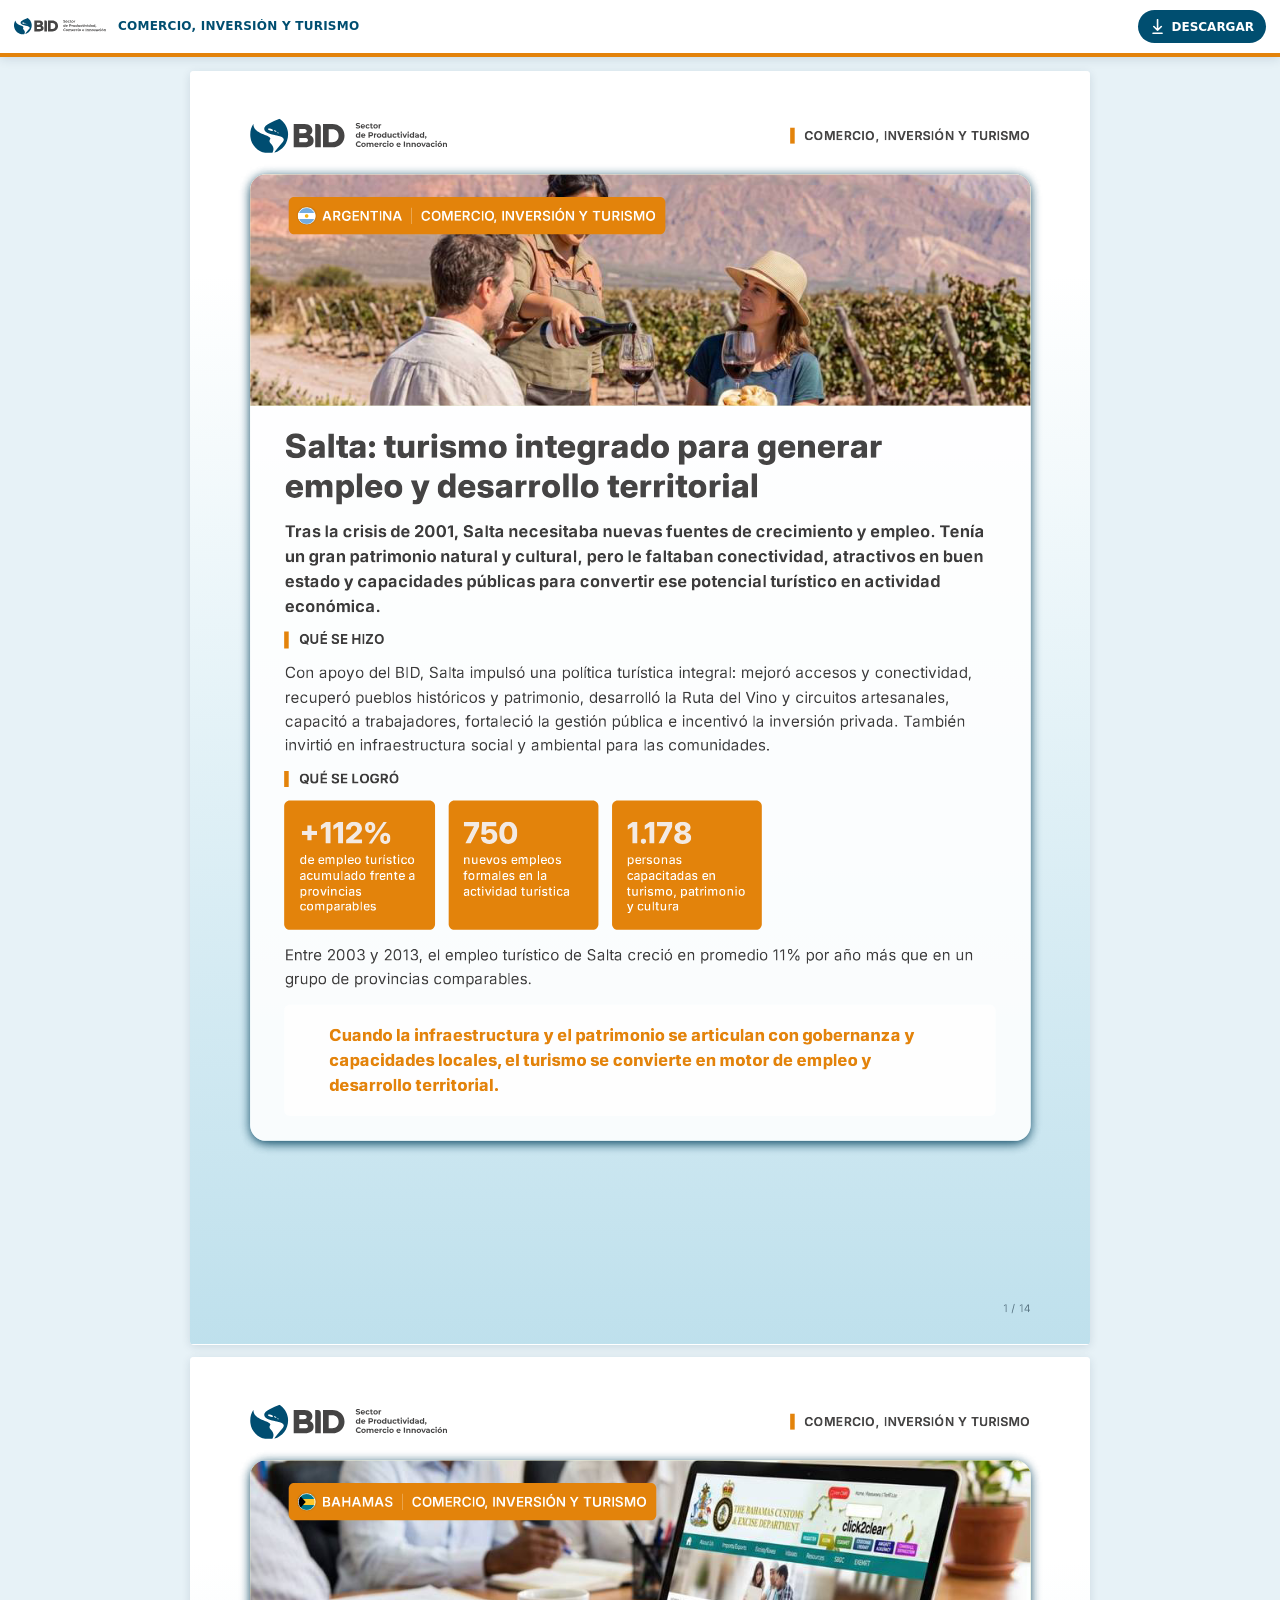
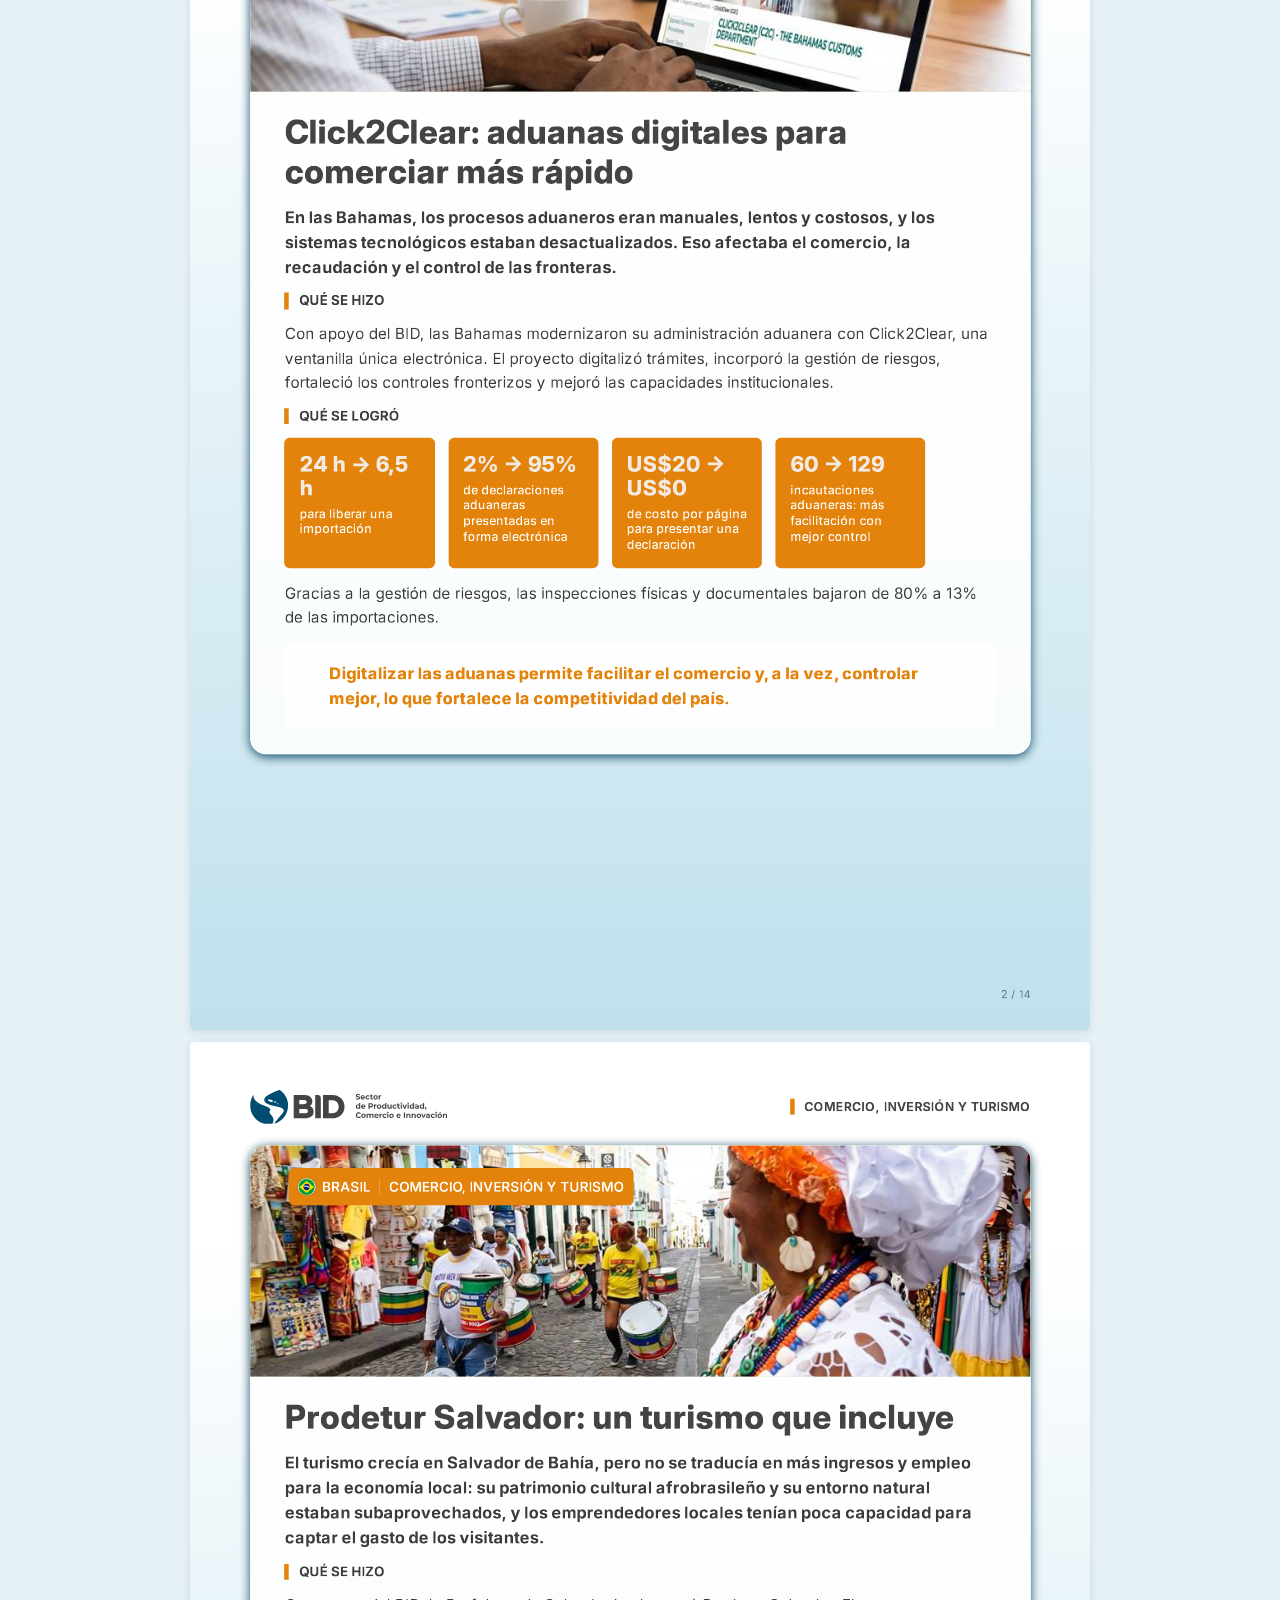
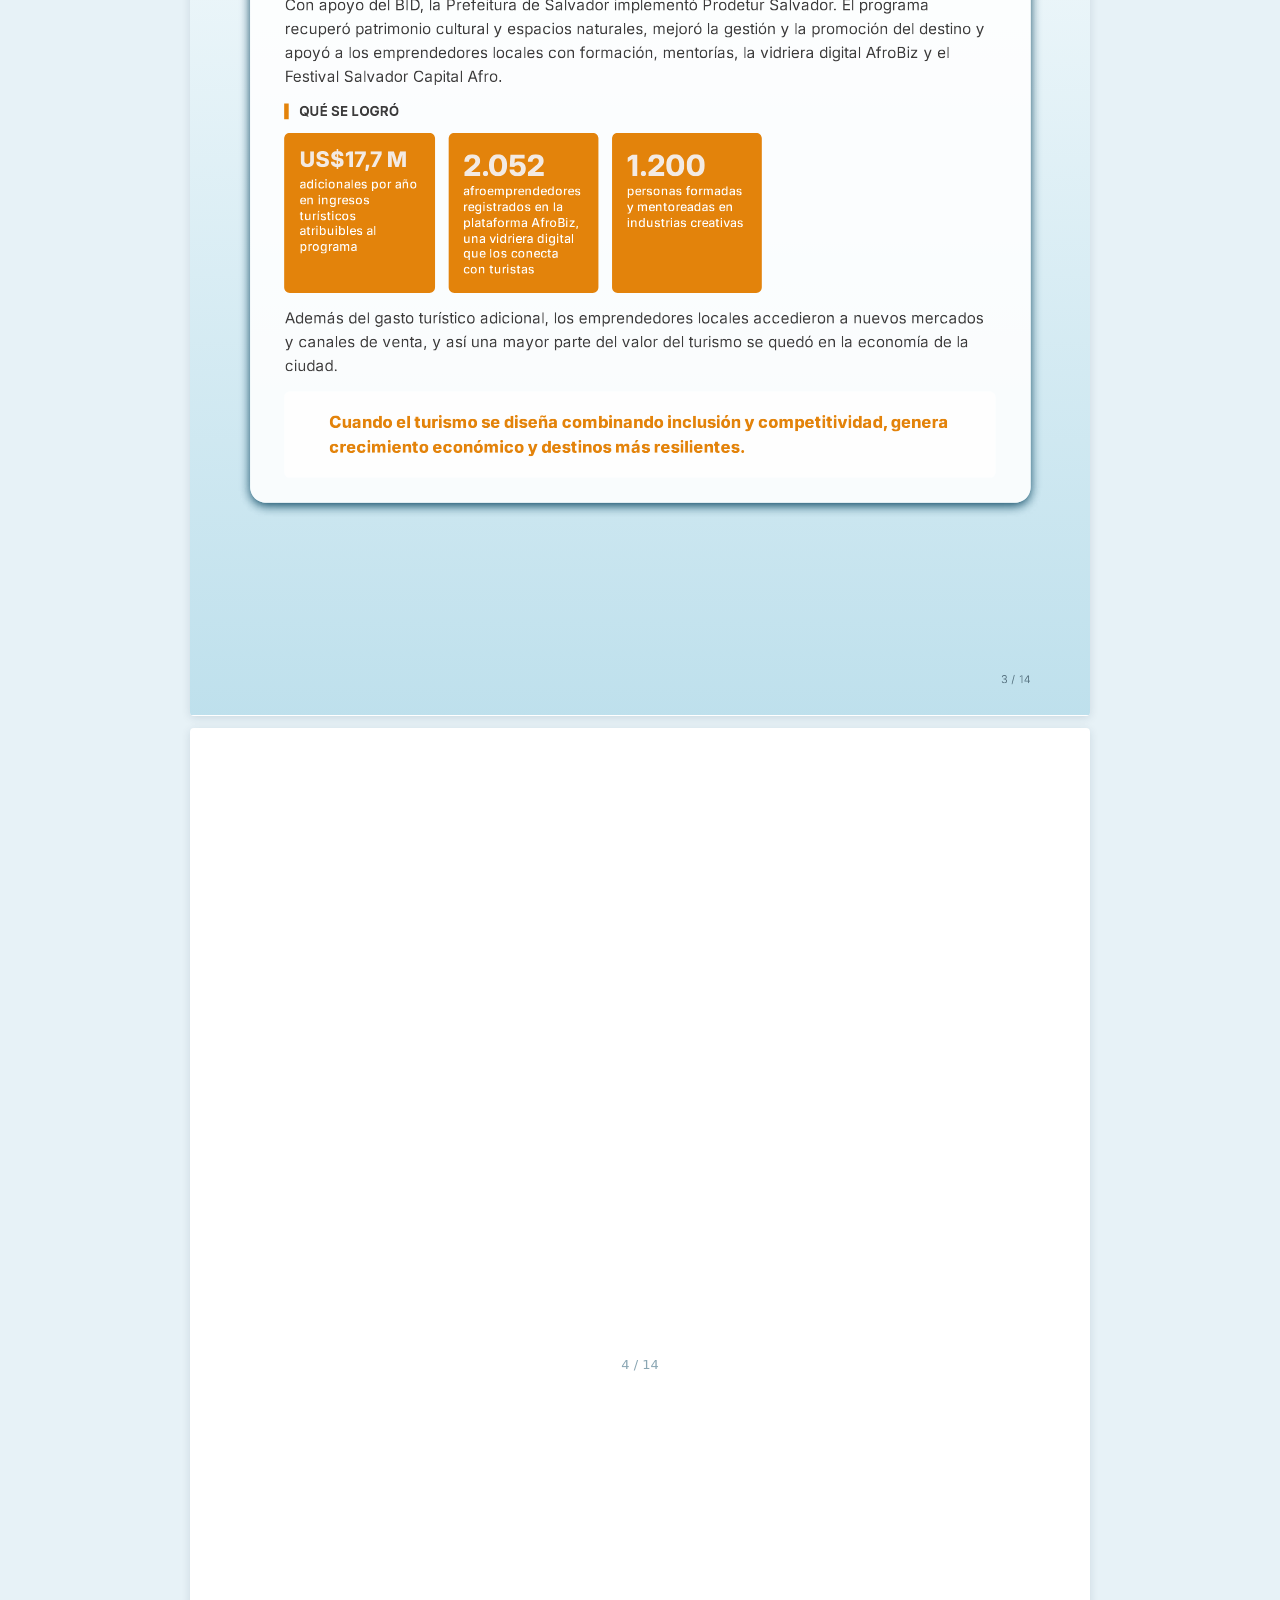
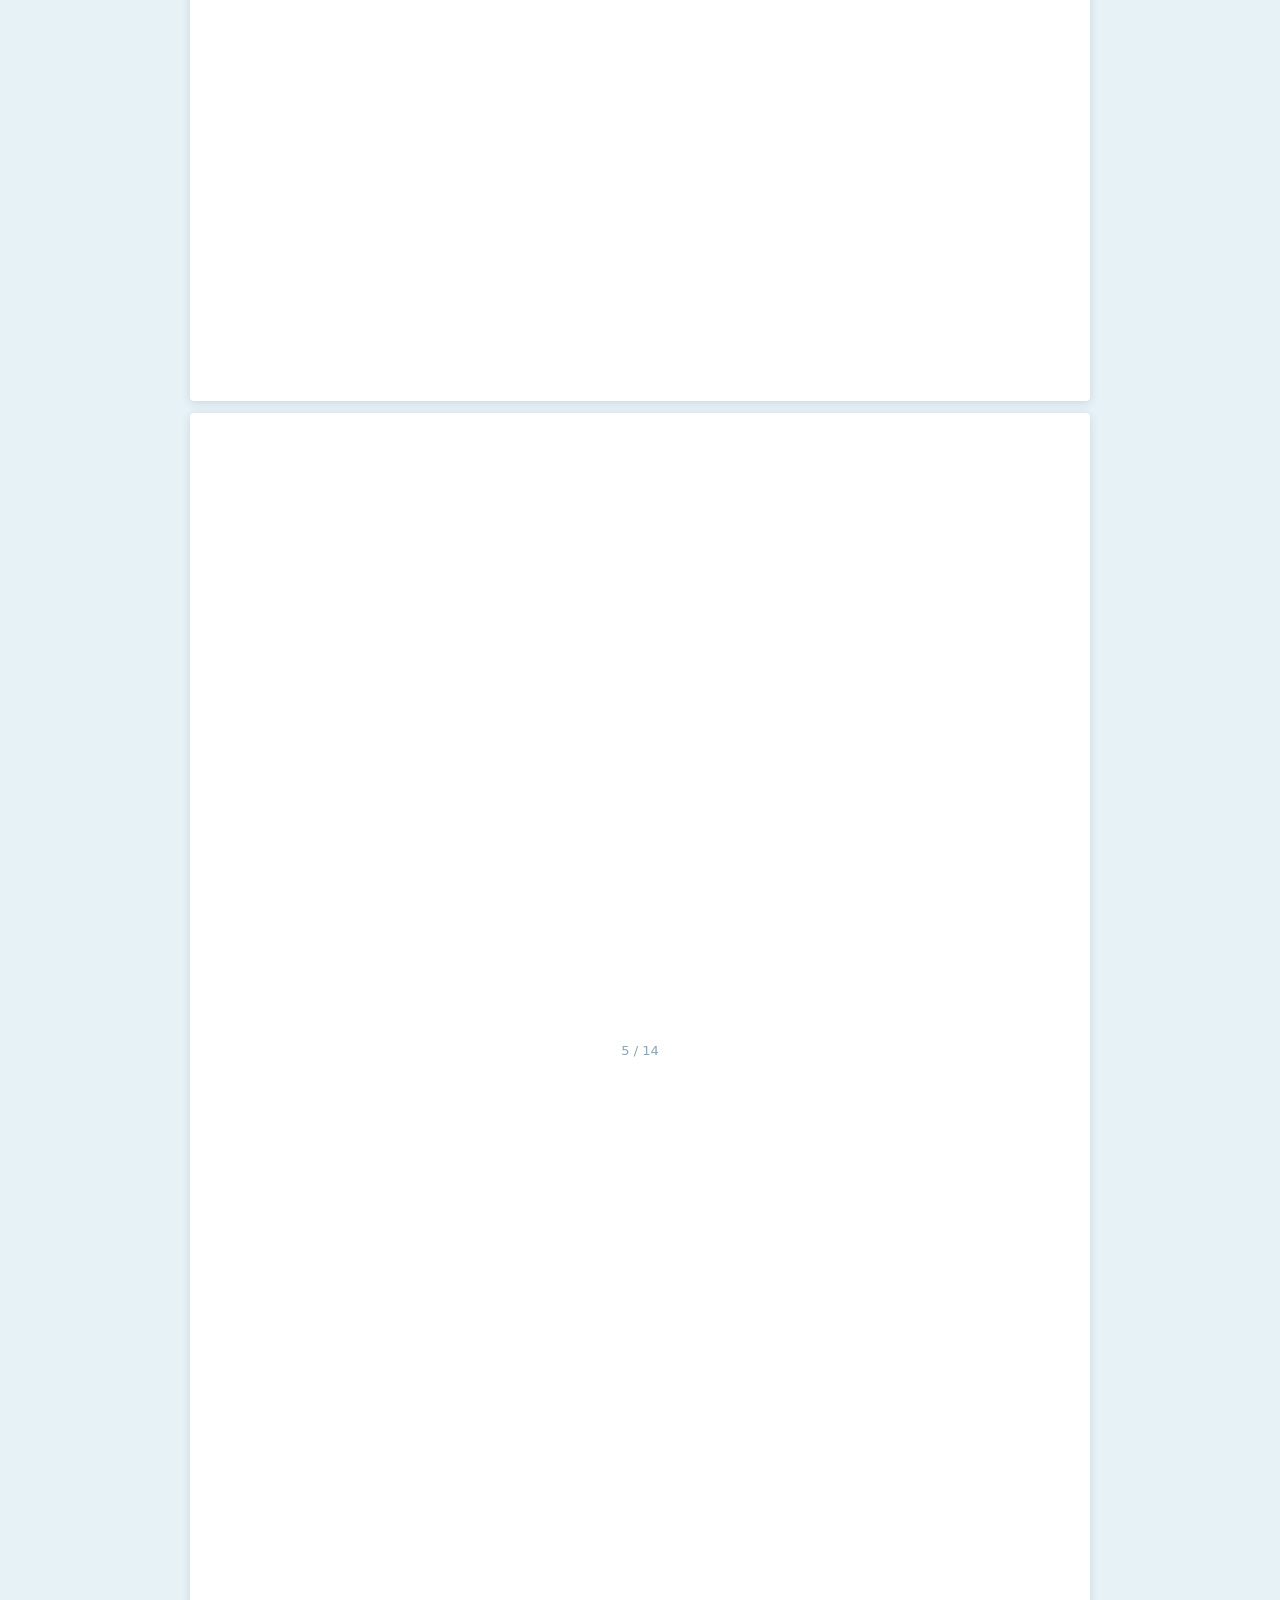
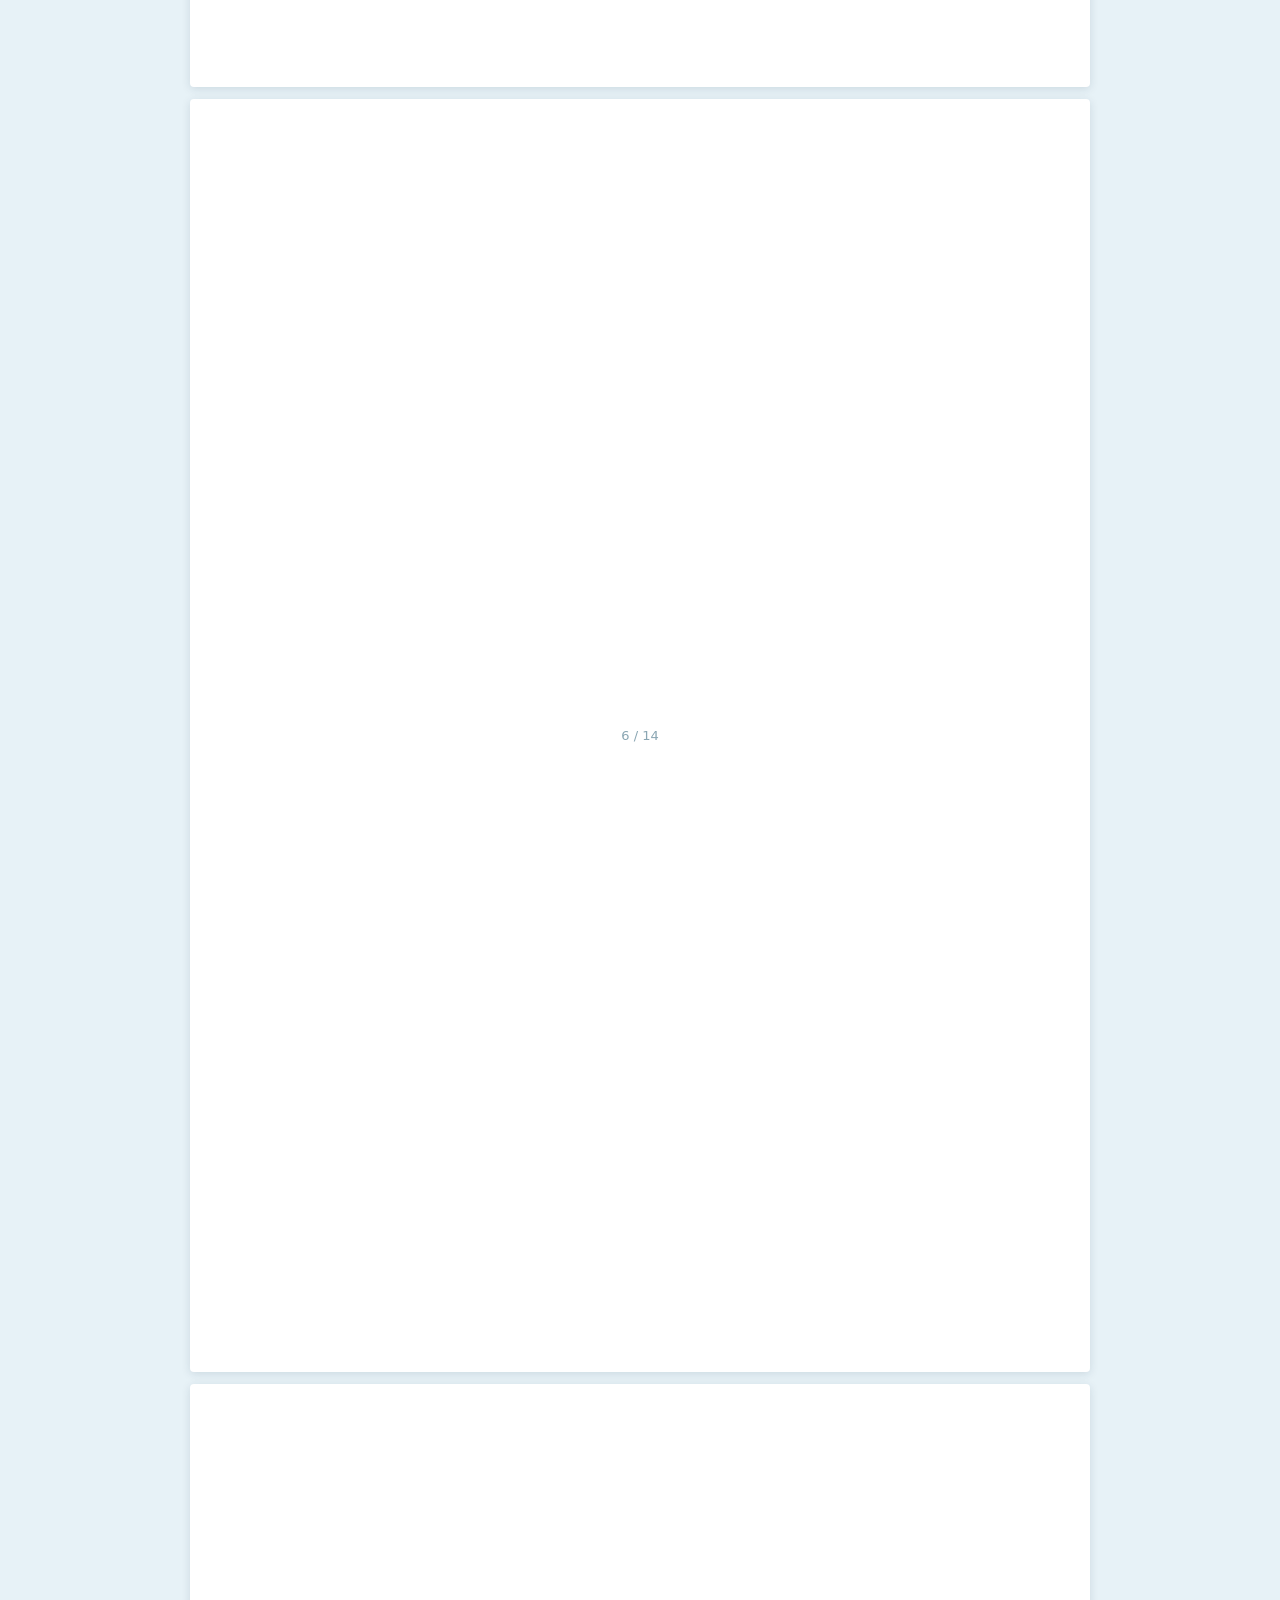
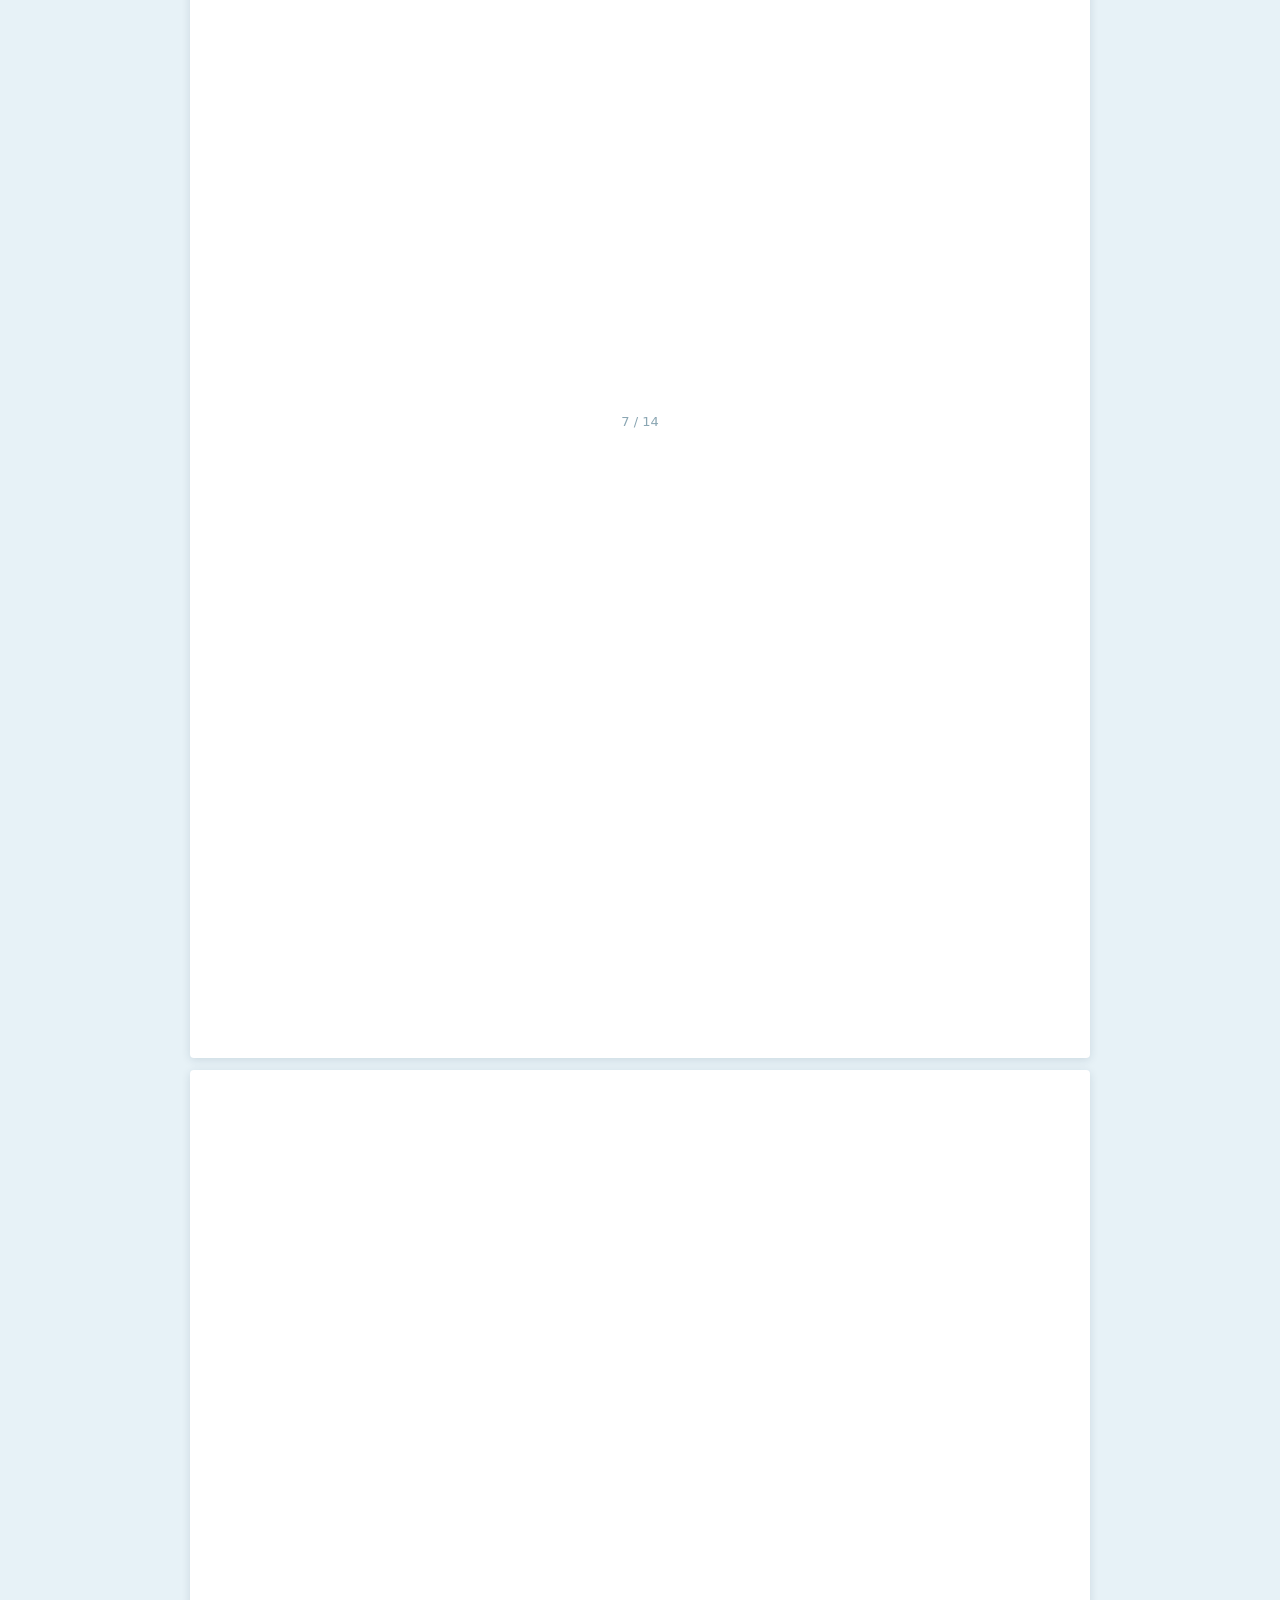
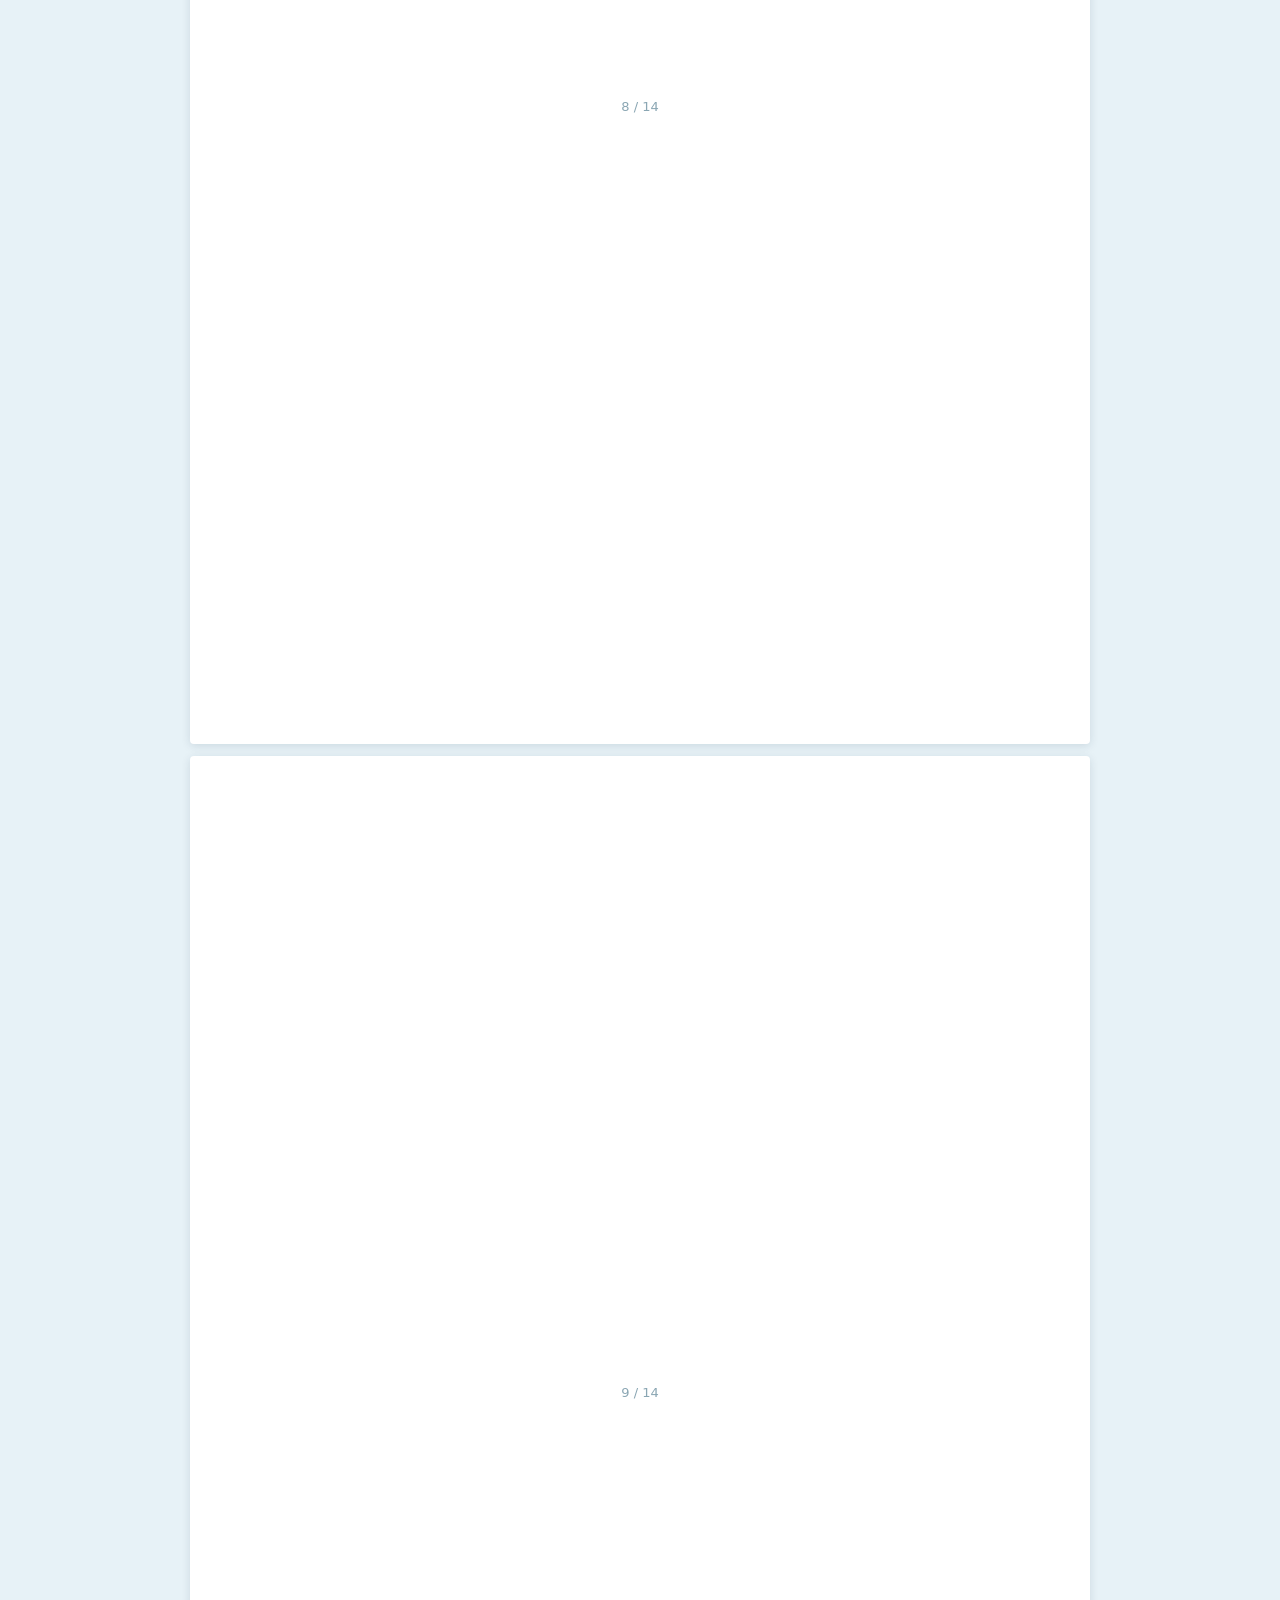
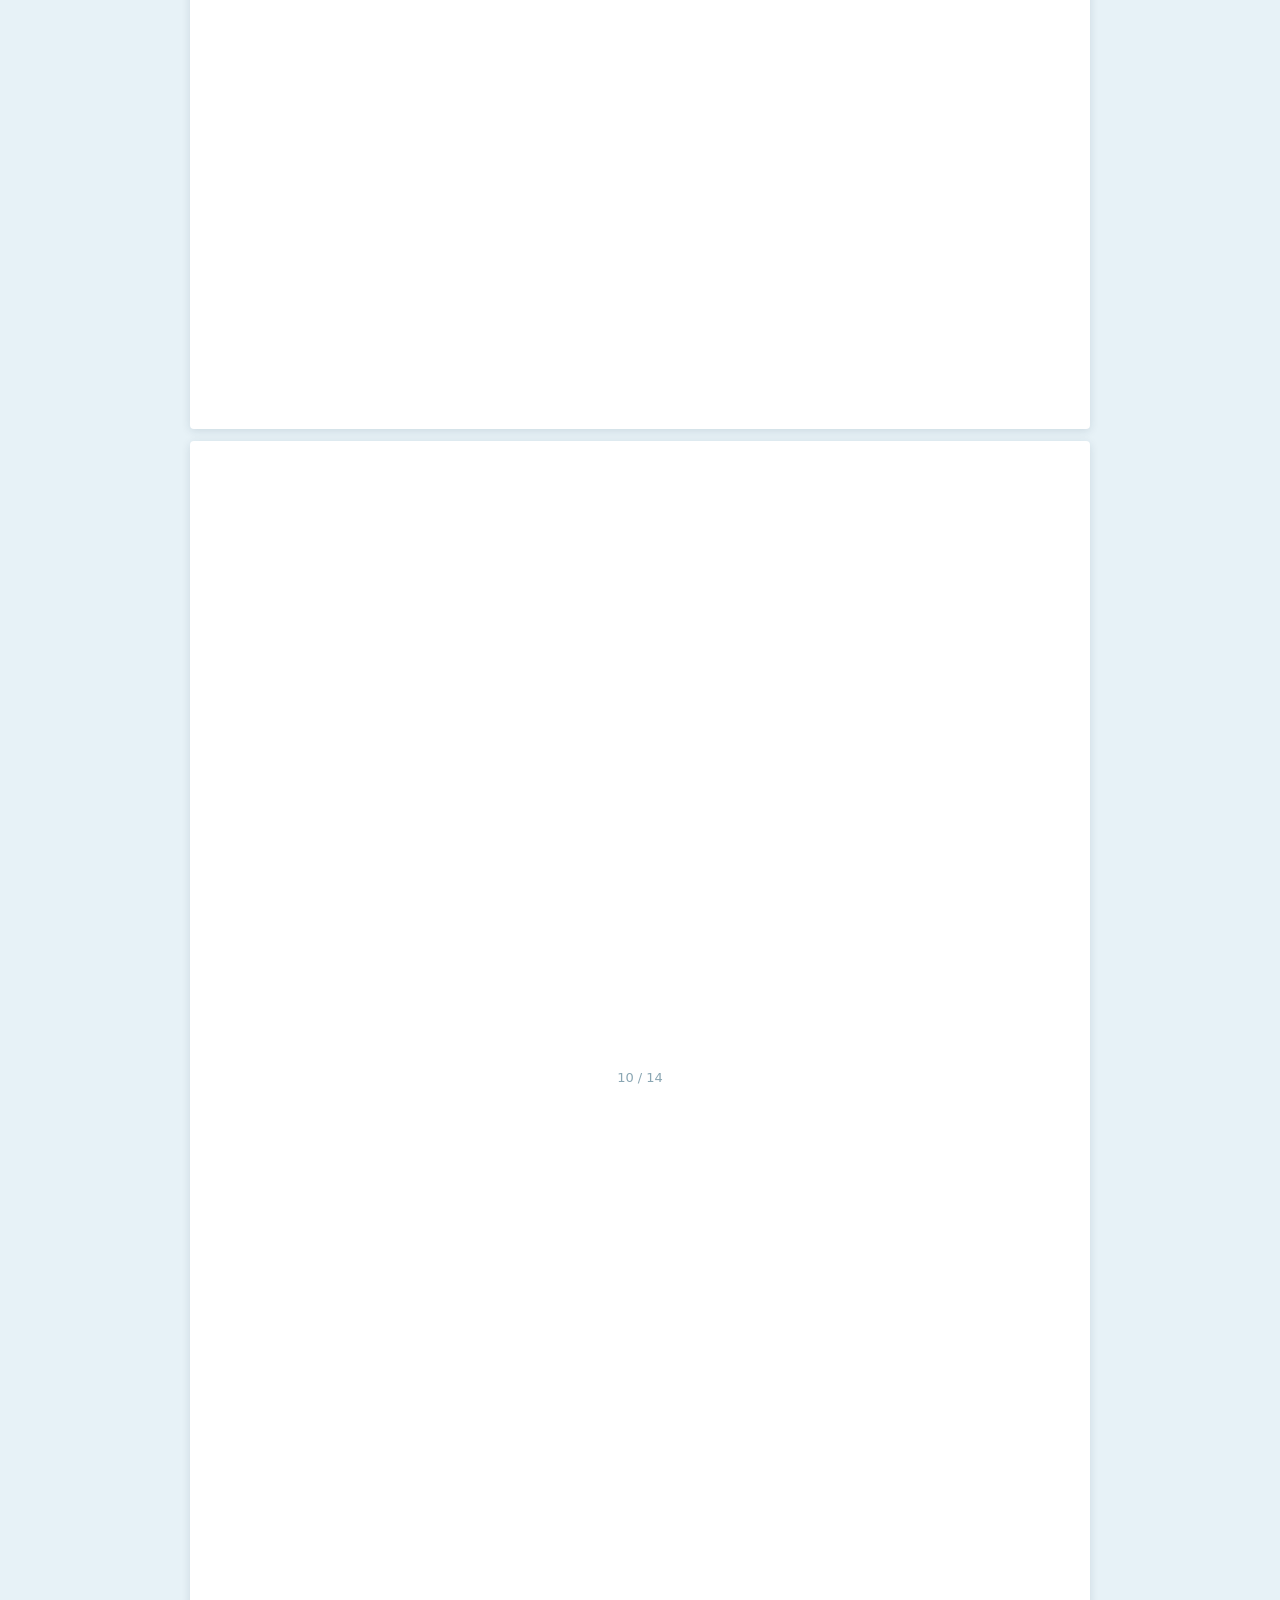
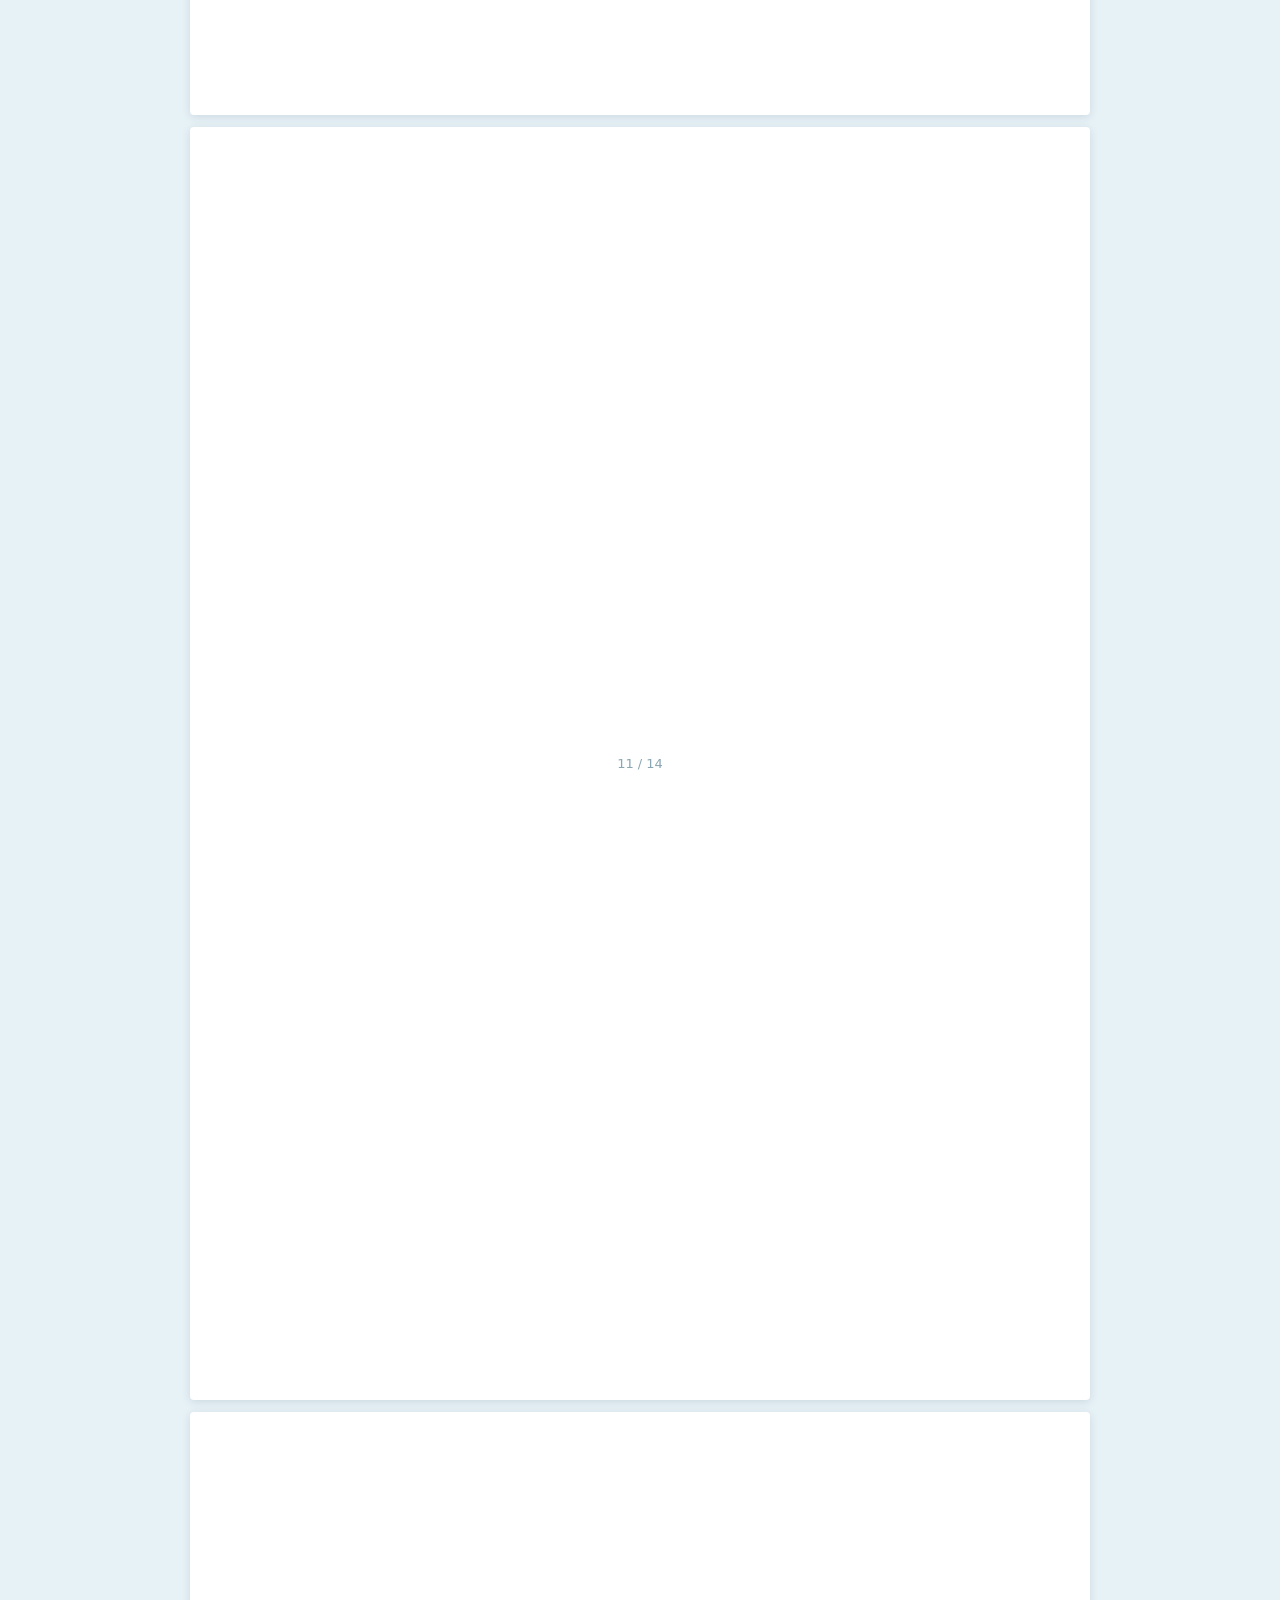
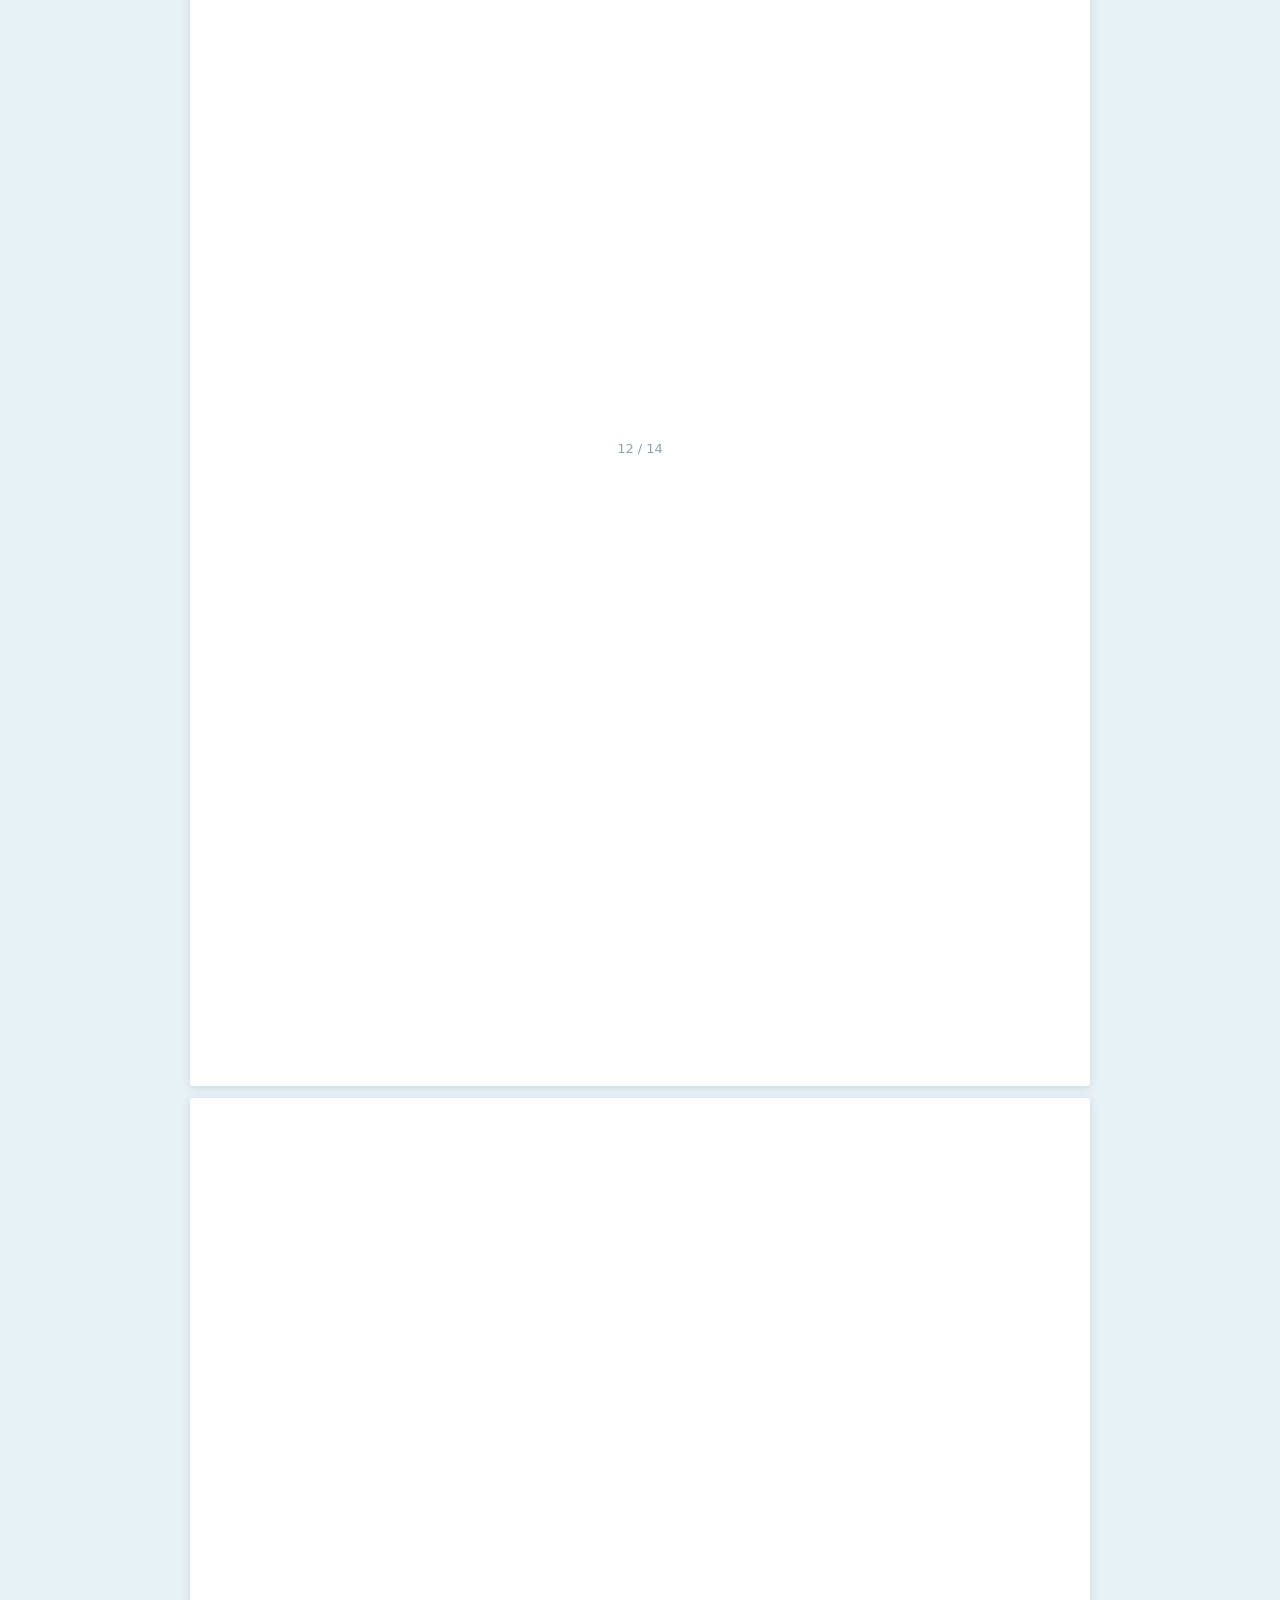
<file: comercio/index.html>
<!doctype html>
<html lang="es">
<head>
<meta charset="utf-8">
<meta name="viewport" content="width=device-width, initial-scale=1, viewport-fit=cover">
<title>BID · Comercio, inversión y turismo</title>
<meta name="theme-color" content="#ffffff">
<link rel="stylesheet" href="../visor/visor.css">
<style>:root{ --c:#E3830B; }</style>
</head>
<body>
<header class="top">
  <span class="logo"><svg class="logo" viewBox="0 0 187 33" role="img" aria-label="BID">
      <path fill="#004D71" d="M26.2 13.1c-.8 0-.9 .4 .2 .7c1.7 .3 .6-.7-.2-.7zM23.8 11.3c-2.3-.8-.8 1.1 .3 1.2c1.1 .1 1.3-.7-.3-1.2zM17 9.6c-.7 .4 .5 1.9 3.6 2c3.1 .1-.9-3.4-3.6-2zM22.9 32.3c1-1.8 3.1-4.4 7.6-9.7c6.8-8-13.3-5.3-16.7-11.3c-2.8-5 7.7-8.5 14.1-11.3c4.1 2.7 7.1 7.1 7.9 12.4c1.3 9-4.3 17.5-12.9 19.9M18.9 19.5c-2.8 4.6 6.3 4.7 2.1 13.2c-.2 .1-.3 .1-.4 .1c-9.8 1.4-19-5.4-20.4-15.2c-.7-4.7 .5-9.1 2.9-12.7c-.4 10.3 18.4 10.3 15.8 14.6"/>
      <path fill="#454444" d="M102.2 9.4c-.4 0-.8-.1-1.2-.2c-.3-.1-.6-.3-.9-.4l.4-.9c.2 .1 .5 .3 .8 .3c.3 .1 .6 .2 .9 .2c.2 0 .4 0 .6-.1c.1 0 .2-.1 .3-.2c0 0 .1-.1 .1-.2c0-.2-.1-.3-.2-.4c-.1-.1-.2-.1-.4-.2c-.2 0-.4-.1-.6-.1c-.2 0-.4-.1-.6-.2c-.2 0-.4-.1-.6-.2c-.2-.1-.3-.3-.4-.5c-.1-.1-.2-.3-.2-.6c0-.3 .1-.6 .2-.8c.2-.3 .4-.4 .7-.6c.4-.1 .8-.2 1.2-.2c.4 0 .7 0 1 .1c.3 .1 .6 .2 .8 .4l-.4 .9c-.2-.2-.4-.3-.7-.4c-.2 0-.4-.1-.7-.1c-.2 0-.4 .1-.5 .1c-.2 .1-.3 .1-.3 .2c-.1 .1-.1 .2-.1 .3c0 .2 0 .3 .1 .4c.1 0 .3 .1 .4 .1c.2 .1 .4 .1 .6 .2c.2 0 .5 .1 .7 .2c.2 0 .4 .1 .5 .2c.2 .1 .4 .3 .5 .5c.1 .1 .1 .3 .1 .6c0 .3 0 .6-.2 .8c-.1 .3-.4 .4-.7 .6c-.3 .1-.7 .2-1.2 .2v0zM107 9.3c-.4 0-.8-.1-1.2-.2c-.3-.2-.6-.4-.7-.7c-.2-.4-.3-.7-.3-1.1c0-.4 .1-.7 .3-1c.1-.3 .4-.6 .7-.7c.3-.2 .7-.3 1.1-.3c.3 0 .7 .1 1 .2c.3 .2 .5 .4 .7 .7c.2 .4 .3 .7 .3 1.1c0 .1 0 .1 0 .2c0 0 0 .1 0 .1h-3.2v-.6h2.6l-.4 .2c0-.3-.1-.4-.1-.6c-.1-.1-.2-.3-.4-.3c-.1-.1-.3-.2-.5-.2c-.2 0-.4 .1-.5 .2c-.2 0-.3 .2-.4 .3c0 .2-.1 .3-.1 .6v.1c0 .2 .1 .4 .2 .6c0 .2 .2 .3 .4 .4c.1 .1 .3 .1 .6 .1c.2 0 .4 0 .5-.1c.2 0 .3-.1 .4-.3l.6 .7c-.1 .2-.4 .3-.6 .4c-.3 .1-.6 .2-1 .2v0zM111.6 9.3c-.5 0-.8-.1-1.2-.2c-.3-.2-.5-.4-.7-.7c-.2-.4-.3-.7-.3-1.1c0-.4 .1-.7 .3-1c.2-.3 .4-.6 .7-.8c.4-.1 .7-.2 1.2-.2c.4 0 .7 .1 1 .2c.4 .2 .6 .5 .7 .8l-.9 .5c-.1-.2-.2-.4-.3-.5c-.2 0-.4-.1-.5-.1c-.2 0-.4 .1-.6 .1c-.1 .1-.2 .3-.3 .4c-.1 .2-.2 .4-.2 .6c0 .2 .1 .4 .2 .6c.1 .1 .2 .3 .3 .4c.2 .1 .4 .1 .6 .1c.1 0 .3 0 .5-.1c.1-.1 .2-.2 .3-.4l.9 .5c-.1 .3-.4 .5-.7 .7c-.3 .2-.6 .2-1 .2v0zM113.6 6.3v-.8h2.7v.8h-2.7zM115.6 9.3c-.4 0-.8-.1-1.1-.3c-.2-.3-.3-.6-.3-1.1v-3.4h1.1v3.4c0 .2 0 .3 .1 .4c.1 .1 .2 .1 .4 .1c.2 0 .3 0 .5-.1l.3 .8c-.1 .1-.3 .1-.4 .2c-.2 0-.4 0-.5 0h-.1zM118.9 9.3c-.4 0-.7-.1-1.1-.2c-.3-.2-.6-.4-.7-.7c-.2-.4-.3-.7-.3-1.1c0-.4 .1-.7 .3-1c.1-.3 .4-.6 .7-.7c.4-.2 .7-.3 1.1-.3c.5 0 .8 .1 1.1 .3c.4 .1 .6 .4 .8 .7c.2 .3 .3 .6 .3 1c0 .4-.1 .7-.3 1c-.2 .3-.4 .6-.8 .8c-.3 .1-.6 .2-1.1 .2v0zM118.9 8.4c.2 0 .4 0 .6-.1c.1-.1 .2-.2 .3-.4c.1-.2 .2-.4 .2-.6c0-.2-.1-.4-.2-.6c-.1-.1-.2-.3-.3-.4c-.2 0-.4-.1-.6-.1c-.1 0-.3 .1-.5 .1c-.1 .1-.2 .3-.3 .4c-.1 .2-.2 .4-.2 .6c0 .2 .1 .4 .2 .6c.1 .2 .2 .3 .3 .4c.2 .1 .4 .1 .5 .1zM121.8 9.3v-3.9h1.1v1.1l-.1-.4c.1-.2 .3-.4 .5-.6c.3-.1 .6-.2 1-.2v1c0 0-.1 0-.2 0c0 0-.1 0-.1 0c-.3 0-.6 .1-.7 .3c-.2 .2-.3 .4-.3 .8v1.9h-1.2zM102.1 18.1c-.3 0-.7-.1-1-.3c-.3-.2-.5-.4-.7-.7c-.1-.3-.2-.6-.2-1c0-.5 .1-.8 .2-1.1c.2-.3 .4-.5 .7-.7c.3-.2 .7-.3 1-.3c.3 0 .6 .1 .9 .3c.2 .1 .4 .3 .5 .6c.2 .3 .2 .7 .2 1.2c0 .4 0 .8-.1 1.1c-.2 .3-.4 .5-.6 .7c-.2 .1-.5 .2-.9 .2l0 0zM102.3 17.1c.2 0 .4 0 .5-.1c.1-.1 .3-.2 .4-.4c.1-.1 .1-.3 .1-.6c0-.2 0-.4-.1-.5c-.1-.2-.2-.3-.4-.4c-.1-.1-.3-.2-.5-.2c-.2 0-.4 .1-.5 .2c-.2 .1-.3 .2-.4 .4c-.1 .1-.1 .3-.1 .5c0 .3 0 .4 .1 .6c.1 .2 .2 .3 .4 .4c.1 .1 .3 .1 .5 .1zM103.3 18v-2l0-1.1v-2.3h1.1v5.4h-1.1zM107.4 18.1c-.4 0-.8-.1-1.2-.3c-.3-.2-.6-.4-.8-.7c-.1-.3-.2-.7-.2-1c0-.4 .1-.8 .2-1.1c.2-.3 .5-.5 .8-.7c.3-.2 .7-.3 1-.3c.4 0 .8 .1 1.1 .3c.3 .1 .5 .4 .7 .7c.2 .3 .3 .7 .3 1.1c0 0 0 .1 0 .1c0 .1 0 .1 0 .2h-3.2v-.7h2.6l-.4 .2c0-.2-.1-.4-.1-.5c-.1-.2-.2-.3-.4-.4c-.1-.1-.3-.1-.5-.1c-.2 0-.4 0-.5 .1c-.2 .1-.3 .2-.4 .4c0 .1-.1 .3-.1 .5v.2c0 .2 .1 .4 .2 .6c0 .1 .2 .2 .4 .3c.1 .1 .3 .2 .6 .2c.2 0 .3-.1 .5-.1c.2-.1 .3-.2 .4-.3l.6 .6c-.1 .2-.4 .4-.6 .5c-.3 .1-.6 .2-1 .2v0zM112.2 18v-5.1h2.2c.5 0 .9 .1 1.2 .2c.3 .2 .6 .4 .8 .7c.2 .2 .2 .6 .2 1c0 .4 0 .7-.2 .9c-.2 .3-.5 .5-.8 .7c-.3 .1-.7 .2-1.2 .2h-1.5l.5-.5v1.9h-1.2h0zM113.4 16.2l-.5-.6h1.4c.4 0 .7 0 .9-.2c.1-.2 .2-.4 .2-.6c0-.3 0-.5-.2-.7c-.2-.2-.5-.2-.9-.2h-1.4l.5-.6v2.9v0zM117.4 18v-3.9h1.1v1.1l-.2-.3c.1-.3 .3-.5 .6-.7c.2-.1 .5-.2 .9-.2v1.1c0 0-.1 0-.1 0c-.1 0-.1 0-.1 0c-.4 0-.6 .1-.8 .2c-.2 .2-.3 .5-.3 .9v1.8h-1.1zM122.3 18.1c-.4 0-.8-.1-1.1-.3c-.3-.2-.6-.4-.8-.7c-.2-.3-.3-.7-.3-1c0-.4 .1-.8 .3-1.1c.2-.3 .5-.5 .8-.7c.3-.2 .7-.3 1.1-.3c.4 0 .8 .1 1.1 .3c.3 .2 .6 .4 .8 .7c.2 .3 .2 .7 .2 1.1c0 .3 0 .7-.2 1c-.2 .3-.5 .5-.8 .7c-.3 .2-.7 .3-1.1 .3v0zM122.3 17.1c.2 0 .4 0 .5-.1c.2-.1 .3-.2 .4-.4c.1-.1 .1-.3 .1-.6c0-.2 0-.4-.1-.5c-.1-.2-.2-.3-.4-.4c-.1-.1-.3-.2-.5-.2c-.2 0-.4 .1-.5 .2c-.2 .1-.3 .2-.4 .4c-.1 .1-.1 .3-.1 .5c0 .3 0 .4 .1 .6c.1 .2 .2 .3 .4 .4c.1 .1 .3 .1 .5 .1zM126.9 18.1c-.4 0-.7-.1-1-.3c-.3-.2-.5-.4-.7-.7c-.2-.3-.3-.6-.3-1c0-.5 .1-.8 .3-1.1c.2-.3 .4-.5 .7-.7c.3-.2 .6-.3 1-.3c.3 0 .6 .1 .9 .3c.2 .1 .4 .3 .5 .6c.2 .3 .2 .7 .2 1.2c0 .4 0 .8-.2 1.1c-.1 .3-.3 .5-.5 .7c-.3 .1-.6 .2-.9 .2l0 0zM127.1 17.1c.2 0 .3 0 .5-.1c.1-.1 .3-.2 .3-.4c.1-.1 .2-.3 .2-.6c0-.2-.1-.4-.2-.5c0-.2-.2-.3-.3-.4c-.2-.1-.3-.2-.5-.2c-.2 0-.4 .1-.5 .2c-.2 .1-.3 .2-.4 .4c-.1 .1-.1 .3-.1 .5c0 .3 0 .4 .1 .6c.1 .2 .2 .3 .4 .4c.1 .1 .3 .1 .5 .1zM128.1 18v-2l0-1.1v-2.3h1.1v5.4h-1.1zM131.9 18.1c-.3 0-.6-.1-.9-.2c-.2-.1-.4-.3-.6-.6c-.1-.3-.2-.6-.2-1v-2.2h1.2v2c0 .4 0 .6 .2 .8c.1 .1 .3 .2 .5 .2c.2 0 .4-.1 .5-.1c.1-.1 .2-.2 .3-.4c.1-.1 .1-.3 .1-.6v-1.9h1.2v3.9h-1.1v-1.1l.2 .3c-.1 .3-.3 .5-.6 .6c-.3 .2-.5 .2-.8 .2l0 .1zM137.1 18.1c-.4 0-.8-.1-1.1-.3c-.3-.2-.6-.4-.8-.7c-.2-.3-.2-.7-.2-1c0-.4 0-.8 .2-1.1c.2-.3 .5-.5 .8-.7c.3-.2 .7-.3 1.1-.3c.5 0 .8 .1 1.1 .3c.3 .2 .5 .4 .7 .7l-.9 .5c-.1-.2-.2-.3-.4-.4c-.1-.1-.3-.1-.5-.1c-.2 0-.3 0-.5 .1c-.2 .1-.3 .2-.4 .4c0 .1-.1 .3-.1 .6c0 .2 .1 .4 .1 .5c.1 .2 .2 .3 .4 .4c.2 .1 .3 .2 .5 .2c.2 0 .4-.1 .5-.2c.2-.1 .3-.2 .4-.4l.9 .5c-.2 .3-.4 .6-.7 .7c-.3 .2-.7 .3-1.1 .3v0zM139.1 15.1v-.9h2.7v.9h-2.7zM141.2 18.1c-.5 0-.8-.1-1.1-.4c-.2-.2-.4-.6-.4-1v-3.5h1.2v3.5c0 .1 0 .2 .1 .3c.1 .1 .2 .2 .4 .2c.1 0 .3-.1 .4-.2l.3 .8c-.1 .1-.2 .2-.4 .2c-.1 0-.3 .1-.5 .1h0zM143.3 13.5c-.2 0-.4 0-.5-.1c-.1-.2-.2-.3-.2-.5c0-.2 .1-.3 .2-.4c.1-.2 .3-.2 .5-.2c.2 0 .4 0 .5 .2c.2 .1 .2 .2 .2 .4c0 .2 0 .3-.1 .5c-.2 .1-.3 .1-.6 .1h0zM142.8 18v-3.9h1.1v3.9h-1.1zM146 18l-1.6-3.9h1.1l1.4 3.4h-.6l1.4-3.4h1.1l-1.6 3.9h-1.2h0zM149.9 13.5c-.2 0-.4 0-.5-.1c-.2-.2-.3-.3-.3-.5c0-.2 .1-.3 .3-.4c.1-.2 .2-.2 .5-.2c.2 0 .3 0 .5 .2c.1 .1 .2 .2 .2 .4c0 .2-.1 .3-.2 .5c-.1 .1-.3 .1-.5 .1h0zM149.3 18v-3.9h1.1v3.9h-1.1zM153.2 18.1c-.4 0-.7-.1-1-.3c-.3-.2-.5-.4-.7-.7c-.2-.3-.3-.6-.3-1c0-.5 .1-.8 .3-1.1c.2-.3 .4-.5 .7-.7c.3-.2 .6-.3 1-.3c.3 0 .6 .1 .8 .3c.3 .1 .5 .3 .6 .6c.1 .3 .2 .7 .2 1.2c0 .4-.1 .8-.2 1.1c-.1 .3-.3 .5-.5 .7c-.3 .1-.6 .2-.9 .2l0 0zM153.4 17.1c.2 0 .3 0 .5-.1c.1-.1 .2-.2 .3-.4c.1-.1 .2-.3 .2-.6c0-.2-.1-.4-.2-.5c-.1-.2-.2-.3-.3-.4c-.2-.1-.4-.2-.5-.2c-.2 0-.4 .1-.5 .2c-.2 .1-.3 .2-.4 .4c-.1 .1-.1 .3-.1 .5c0 .3 0 .4 .1 .6c.1 .2 .2 .3 .4 .4c.1 .1 .3 .1 .5 .1zM154.4 18v-2l-.1-1.1v-2.3h1.2v5.4h-1.1zM157.7 18.1c-.3 0-.5-.1-.7-.2c-.3-.1-.4-.2-.5-.4c-.2-.2-.2-.4-.2-.6c0-.2 0-.4 .2-.6c.1-.2 .2-.3 .5-.4c.2-.1 .6-.2 1-.2h1v.7h-.9c-.3 0-.4 0-.5 .1c-.2 .1-.2 .2-.2 .3c0 .2 0 .3 .2 .4c.1 .1 .2 .1 .4 .1c.2 0 .4 0 .5-.1c.2-.1 .3-.3 .4-.4l.1 .5c0 .3-.2 .5-.4 .6c-.2 .1-.5 .2-.8 .2l-.1 0zM158.9 18v-.8l0-.1v-1.4c0-.2-.1-.4-.3-.6c-.1-.1-.3-.2-.7-.2c-.2 0-.4 .1-.6 .1c-.2 .1-.3 .2-.5 .3l-.4-.8c.2-.1 .5-.3 .8-.3c.3-.1 .6-.2 .9-.2c.6 0 1 .2 1.4 .5c.3 .3 .5 .7 .5 1.3v2.2h-1.1l0 0zM162.7 18.1c-.3 0-.7-.1-1-.3c-.3-.2-.5-.4-.7-.7c-.1-.3-.2-.6-.2-1c0-.5 .1-.8 .2-1.1c.2-.3 .4-.5 .7-.7c.3-.2 .7-.3 1-.3c.4 0 .6 .1 .9 .3c.2 .1 .4 .3 .6 .6c.1 .3 .2 .7 .2 1.2c0 .4-.1 .8-.2 1.1c-.2 .3-.4 .5-.6 .7c-.2 .1-.5 .2-.9 .2l0 0zM162.9 17.1c.2 0 .4 0 .5-.1c.2-.1 .3-.2 .4-.4c.1-.1 .1-.3 .1-.6c0-.2 0-.4-.1-.5c-.1-.2-.2-.3-.4-.4c-.1-.1-.3-.2-.5-.2c-.2 0-.3 .1-.5 .2c-.2 .1-.3 .2-.4 .4c0 .1-.1 .3-.1 .5c0 .3 .1 .4 .1 .6c.1 .2 .2 .3 .4 .4c.2 .1 .3 .1 .5 .1zM163.9 18v-2l0-1.1v-2.3h1.1v5.4h-1.1zM165.9 19.1l.5-1.7l.1 .6c-.2 0-.4 0-.5-.1c-.1-.2-.2-.3-.2-.5c0-.2 .1-.4 .2-.6c.1-.1 .3-.1 .5-.1c.2 0 .4 0 .5 .1c.1 .2 .2 .3 .2 .6c0 0 0 .1 0 .1c0 .1 0 .2 0 .3c-.1 .1-.1 .2-.2 .3l-.4 1h-.7h0zM103 26.8c-.4 0-.8 0-1.1-.2c-.4-.1-.7-.3-.9-.5c-.3-.3-.5-.5-.6-.9c-.1-.3-.2-.6-.2-1c0-.4 .1-.8 .2-1.1c.1-.3 .3-.6 .6-.8c.2-.3 .5-.4 .9-.6c.3-.1 .7-.2 1.1-.2c.4 0 .8 .1 1.2 .3c.3 .1 .6 .3 .9 .6l-.8 .7c-.2-.2-.4-.3-.6-.4c-.2-.1-.4-.2-.7-.2c-.2 0-.5 .1-.6 .2c-.2 0-.4 .1-.6 .3c-.1 .1-.2 .3-.3 .5c-.1 .2-.1 .4-.1 .7c0 .2 0 .4 .1 .7c.1 .2 .2 .3 .3 .5c.2 .1 .4 .2 .6 .3c.1 .1 .4 .1 .6 .1c.3 0 .5 0 .7-.1c.2-.1 .4-.3 .6-.5l.8 .7c-.3 .3-.6 .5-.9 .7c-.4 .2-.8 .3-1.2 .3v-.1zM107.5 26.8c-.4 0-.8-.1-1.1-.2c-.3-.2-.6-.5-.8-.8c-.2-.3-.3-.6-.3-1c0-.4 .1-.7 .3-1c.2-.4 .5-.6 .8-.8c.3-.1 .7-.2 1.1-.2c.4 0 .8 .1 1.1 .2c.3 .2 .6 .4 .8 .7c.2 .3 .2 .7 .2 1.1c0 .4 0 .7-.2 1c-.2 .3-.5 .6-.8 .7c-.3 .2-.7 .3-1.1 .3v0zM107.5 25.9c.2 0 .4-.1 .5-.2c.2-.1 .3-.2 .4-.3c.1-.2 .1-.4 .1-.6c0-.3 0-.5-.1-.6c-.1-.2-.2-.3-.4-.4c-.1-.1-.3-.1-.5-.1c-.2 0-.4 0-.5 .1c-.2 .1-.3 .2-.4 .4c-.1 .2-.1 .3-.1 .6c0 .2 0 .4 .1 .6c.1 .1 .2 .2 .4 .3c.1 .1 .3 .2 .5 .2zM115.4 22.8c.3 0 .6 0 .8 .2c.3 .1 .5 .3 .6 .5c.1 .3 .2 .6 .2 1v2.3h-1.1v-2.1c0-.3-.1-.6-.2-.7c-.2-.2-.3-.2-.6-.2c-.2 0-.3 0-.4 .1c-.2 0-.3 .2-.3 .3c-.1 .2-.1 .4-.1 .6v2h-1.2v-2.1c0-.3 0-.6-.2-.7c-.1-.2-.3-.2-.5-.2c-.2 0-.3 0-.5 .1c-.1 0-.2 .2-.3 .3c0 .2-.1 .4-.1 .6v2h-1.1v-4h1.1v1.1l-.2-.3c.1-.3 .3-.5 .6-.6c.2-.1 .5-.2 .8-.2c.4 0 .7 .1 1 .3c.2 .2 .4 .4 .5 .8l-.4-.1c.1-.3 .3-.5 .6-.7c.3-.2 .6-.3 1-.3l0 0zM120 26.8c-.4 0-.8-.1-1.2-.2c-.3-.2-.6-.5-.8-.8c-.2-.3-.2-.6-.2-1c0-.4 0-.7 .2-1c.2-.4 .5-.6 .8-.8c.3-.1 .6-.2 1-.2c.4 0 .8 .1 1.1 .2c.3 .2 .5 .4 .7 .7c.2 .3 .3 .7 .3 1.1c0 .1 0 .1 0 .2c0 0 0 .1 0 .1h-3.2v-.7h2.6l-.4 .2c0-.2-.1-.3-.2-.5c0-.2-.1-.3-.3-.4c-.1 0-.3-.1-.5-.1c-.2 0-.4 .1-.5 .1c-.2 .1-.3 .2-.4 .4c-.1 .2-.1 .3-.1 .5v.2c0 .2 .1 .4 .1 .6c.1 .2 .3 .3 .4 .4c.2 0 .4 .1 .6 .1c.2 0 .4-.1 .6-.1c.1-.1 .3-.2 .4-.3l.6 .7c-.2 .2-.4 .3-.7 .4c-.2 .1-.5 .2-.9 .2v0zM122.6 26.7v-3.9h1.1v1.1l-.1-.3c.1-.3 .3-.5 .5-.6c.3-.2 .6-.2 1-.2v1c0 0-.1 0-.2 0c0 0 0 0-.1 0c-.3 0-.5 .1-.7 .3c-.2 .1-.3 .4-.3 .8v1.8h-1.2zM127.6 26.8c-.4 0-.8-.1-1.1-.2c-.3-.2-.6-.5-.8-.8c-.2-.3-.3-.6-.3-1c0-.4 .1-.8 .3-1.1c.2-.3 .5-.5 .8-.7c.3-.2 .7-.2 1.1-.2c.4 0 .8 0 1.1 .2c.3 .2 .5 .4 .7 .8l-.9 .4c-.1-.2-.2-.3-.4-.4c-.1-.1-.3-.1-.5-.1c-.2 0-.3 0-.5 .1c-.2 .1-.3 .2-.4 .4c-.1 .2-.1 .4-.1 .6c0 .2 0 .4 .1 .6c.1 .1 .2 .3 .4 .3c.1 .1 .3 .2 .5 .2c.2 0 .4-.1 .5-.1c.2-.1 .3-.3 .4-.4l.9 .4c-.2 .3-.4 .6-.7 .8c-.3 .1-.7 .2-1.1 .2v0zM130.5 22.3c-.2 0-.3-.1-.5-.2c-.1-.1-.2-.3-.2-.5c0-.1 .1-.3 .2-.4c.2-.1 .3-.2 .5-.2c.3 0 .4 .1 .6 .2c.1 .1 .2 .2 .2 .4c0 .2-.1 .4-.2 .5c-.1 .1-.3 .2-.5 .2h-.1zM130 26.7v-3.9h1.1v3.9h-1.1zM134 26.8c-.4 0-.7-.1-1.1-.2c-.3-.2-.6-.5-.7-.8c-.2-.3-.3-.6-.3-1c0-.4 .1-.7 .3-1c.1-.4 .4-.6 .7-.8c.4-.1 .7-.2 1.1-.2c.5 0 .8 .1 1.1 .2c.4 .2 .6 .4 .8 .7c.2 .3 .3 .7 .3 1.1c0 .4-.1 .7-.3 1c-.2 .3-.4 .6-.8 .7c-.3 .2-.6 .3-1.1 .3v0zM134 25.9c.2 0 .4-.1 .6-.2c.1-.1 .2-.2 .3-.3c.1-.2 .2-.4 .2-.6c0-.3-.1-.5-.2-.6c-.1-.2-.2-.3-.3-.4c-.2-.1-.4-.1-.6-.1c-.1 0-.3 0-.5 .1c-.1 .1-.2 .2-.3 .4c-.1 .2-.2 .3-.2 .6c0 .2 .1 .4 .2 .6c.1 .1 .2 .2 .3 .3c.2 .1 .4 .2 .5 .2zM140.9 26.8c-.4 0-.8-.1-1.1-.2c-.4-.2-.6-.5-.8-.8c-.2-.3-.3-.6-.3-1c0-.4 .1-.7 .3-1c.2-.4 .4-.6 .7-.8c.3-.1 .7-.2 1.1-.2c.4 0 .7 .1 1 .2c.3 .2 .5 .4 .7 .7c.2 .3 .3 .7 .3 1.1c0 .1 0 .1 0 .2c0 0 0 .1 0 .1h-3.2v-.7h2.6l-.4 .2c0-.2 0-.3-.1-.5c-.1-.2-.2-.3-.4-.4c-.1 0-.3-.1-.5-.1c-.2 0-.3 .1-.5 .1c-.2 .1-.3 .2-.3 .4c-.1 .2-.2 .3-.2 .5v.2c0 .2 .1 .4 .2 .6c.1 .2 .2 .3 .4 .4c.1 0 .3 .1 .6 .1c.2 0 .4-.1 .5-.1c.2-.1 .3-.2 .4-.3l.6 .7c-.1 .2-.4 .3-.6 .4c-.3 .1-.6 .2-1 .2v0zM145.7 26.7v-5.1h1.2v5.1h-1.2zM150.4 22.8c.3 0 .6 0 .9 .2c.2 .1 .4 .3 .5 .5c.2 .3 .2 .6 .2 1v2.3h-1.1v-2.1c0-.3-.1-.6-.2-.7c-.1-.2-.3-.2-.6-.2c-.1 0-.3 0-.5 .1c-.1 0-.2 .2-.3 .3c-.1 .2-.1 .4-.1 .6v2h-1.1v-4h1v1.1l-.2-.3c.2-.3 .4-.5 .6-.6c.3-.1 .6-.2 .9-.2l0 0zM155.4 22.8c.4 0 .6 0 .9 .2c.2 .1 .4 .3 .6 .5c.1 .3 .2 .6 .2 1v2.3h-1.2v-2.1c0-.3 0-.6-.2-.7c-.1-.2-.3-.2-.5-.2c-.2 0-.4 0-.5 .1c-.2 0-.3 .2-.4 .3c0 .2-.1 .4-.1 .6v2h-1.1v-4h1.1v1.1l-.2-.3c.1-.3 .3-.5 .6-.6c.2-.1 .5-.2 .9-.2l-.1 0zM160 26.8c-.4 0-.8-.1-1.1-.2c-.4-.2-.6-.5-.8-.8c-.2-.3-.3-.6-.3-1c0-.4 .1-.7 .3-1c.2-.4 .4-.6 .8-.8c.3-.1 .7-.2 1.1-.2c.4 0 .8 .1 1.1 .2c.3 .2 .6 .4 .8 .7c.1 .3 .2 .7 .2 1.1c0 .4-.1 .7-.2 1c-.2 .3-.5 .6-.8 .7c-.3 .2-.7 .3-1.1 .3v0zM160 25.9c.2 0 .3-.1 .5-.2c.2-.1 .3-.2 .4-.3c0-.2 .1-.4 .1-.6c0-.3-.1-.5-.1-.6c-.1-.2-.2-.3-.4-.4c-.2-.1-.3-.1-.5-.1c-.2 0-.4 0-.5 .1c-.2 .1-.3 .2-.4 .4c-.1 .2-.1 .3-.1 .6c0 .2 0 .4 .1 .6c.1 .1 .2 .2 .4 .3c.1 .1 .3 .2 .5 .2zM163.8 26.7l-1.6-3.9h1.2l1.3 3.4h-.5l1.4-3.4h1.1l-1.7 3.9h-1.1h-.1zM168.2 26.8c-.3 0-.6 0-.8-.1c-.2-.1-.4-.3-.5-.5c-.1-.1-.2-.4-.2-.6c0-.2 .1-.4 .2-.6c.1-.2 .3-.3 .6-.4c.2-.1 .5-.2 .9-.2h1.1v.7h-.9c-.3 0-.5 .1-.6 .1c-.1 .1-.1 .2-.1 .4c0 .1 0 .2 .1 .3c.1 .1 .3 .1 .5 .1c.2 0 .3 0 .5-.1c.2-.1 .3-.2 .3-.4l.2 .5c-.1 .3-.2 .5-.4 .6c-.3 .1-.5 .2-.9 .2l0 0zM169.4 26.7v-.7l-.1-.2v-1.4c0-.2 0-.4-.2-.5c-.1-.2-.4-.2-.7-.2c-.2 0-.4 0-.6 .1c-.2 0-.4 .1-.5 .2l-.4-.8c.2-.1 .4-.2 .7-.3c.4-.1 .6-.1 1-.1c.6 0 1 .1 1.3 .4c.4 .3 .5 .7 .5 1.3v2.3h-1l0-.1zM173.4 26.8c-.4 0-.8-.1-1.1-.2c-.4-.2-.6-.5-.8-.8c-.2-.3-.3-.6-.3-1c0-.4 .1-.8 .3-1.1c.2-.3 .4-.5 .8-.7c.3-.2 .7-.2 1.1-.2c.4 0 .8 0 1.1 .2c.3 .2 .5 .4 .6 .8l-.8 .4c-.1-.2-.3-.3-.4-.4c-.2-.1-.3-.1-.5-.1c-.2 0-.4 0-.5 .1c-.2 .1-.3 .2-.4 .4c-.1 .2-.1 .4-.1 .6c0 .2 0 .4 .1 .6c.1 .1 .2 .3 .4 .3c.1 .1 .3 .2 .5 .2c.2 0 .3-.1 .5-.1c.1-.1 .3-.3 .4-.4l.8 .4c-.1 .3-.3 .6-.6 .8c-.3 .1-.7 .2-1.1 .2v0zM176.3 22.3c-.2 0-.3-.1-.5-.2c-.1-.1-.2-.3-.2-.5c0-.1 .1-.3 .2-.4c.2-.1 .3-.2 .5-.2c.3 0 .4 .1 .6 .2c.1 .1 .2 .2 .2 .4c0 .2-.1 .4-.2 .5c-.1 .1-.3 .2-.5 .2h-.1zM175.8 26.7v-3.9h1.1v3.9h-1.1zM179.8 26.8c-.4 0-.7-.1-1.1-.2c-.3-.2-.6-.5-.7-.8c-.2-.3-.3-.6-.3-1c0-.4 .1-.7 .3-1c.1-.4 .4-.6 .7-.8c.4-.1 .7-.2 1.1-.2c.5 0 .8 .1 1.1 .2c.4 .2 .6 .4 .8 .7c.2 .3 .3 .7 .3 1.1c0 .4-.1 .7-.3 1c-.2 .3-.4 .6-.8 .7c-.3 .2-.6 .3-1.1 .3v0zM179.8 25.9c.2 0 .4-.1 .6-.2c.1-.1 .2-.2 .3-.3c.1-.2 .2-.4 .2-.6c0-.3-.1-.5-.2-.6c-.1-.2-.2-.3-.3-.4c-.2-.1-.4-.1-.6-.1c-.1 0-.3 0-.5 .1c-.1 .1-.2 .2-.3 .4c-.1 .2-.2 .3-.2 .6c0 .2 .1 .4 .2 .6c.1 .1 .2 .2 .3 .3c.2 .1 .4 .2 .5 .2zM179.2 22.3l.9-1h1.2l-1.3 1h-.9h.1zM185.1 22.8c.3 0 .6 0 .9 .2c.2 .1 .4 .3 .5 .5c.2 .3 .2 .6 .2 1v2.3h-1.1v-2.1c0-.3-.1-.6-.2-.7c-.1-.2-.3-.2-.6-.2c-.1 0-.3 0-.5 .1c-.1 0-.2 .2-.3 .3c-.1 .2-.1 .4-.1 .6v2h-1.1v-4h1.1v1.1l-.3-.3c.2-.3 .4-.5 .6-.6c.3-.1 .6-.2 .9-.2l0 0zM46.6 13.8v-3.9h4.3c1.2 0 2.7 .4 2.7 1.9v.1c0 1.2-1 1.9-3 1.9h-4zM51.8 22.4h-5.2v-4h5.1c2.1 0 3.1 .6 3.1 2v0c0 1.3-1 2-3 2M56.6 15.6c1.6-1.1 2.4-2.6 2.4-4.5v-.1c0-1.5-.5-2.8-1.6-3.9c-1.3-1.3-3.3-2-5.8-2h-10.3v22.1h10.5c5.3 0 8.4-2.3 8.4-6.2v-.1c0-2.5-1.1-4.2-3.6-5.3M83.9 16.2v0c0 3.7-2.4 6.1-6.1 6.1h-3.3v-12.2h3.3c3.7 0 6.1 2.4 6.1 6.1M77.8 5.1h-8.7v22.1h8.7c3.3 0 6.3-1.1 8.5-3.2c2.1-2 3.2-4.8 3.2-7.8v-.1c0-6.4-4.9-11-11.7-11M64.3 5.1c1.5 0 2.7 1.2 2.7 2.7v19.4h-5.3v-22.1h2.6h0z"/>
    </svg></span>
  <span class="title">Comercio, inversión y turismo</span>
  <a class="dl" href="../BID-Comercio-inversion-y-turismo.pdf" download><svg viewBox="0 0 15 15" fill="none" aria-hidden="true"><path d="M3.06 14.23H12.06M7.56 .73V11.23M3.81 7.48L7.56 11.23L11.31 7.48" stroke="#fff" stroke-width="1.6" stroke-linecap="round" stroke-linejoin="round"/></svg>Descargar</a>
</header>
<main class="pages" id="pages">
  <div class="status" id="status"><div class="spin"></div>Cargando documento…</div>
</main>
<script>window.VISOR = { pdf: "../BID-Comercio-inversion-y-turismo.pdf" };</script>
<script src="../visor/pdfjs/pdf.min.js"></script>
<script src="../visor/visor.js"></script>
</body>
</html>
</file>
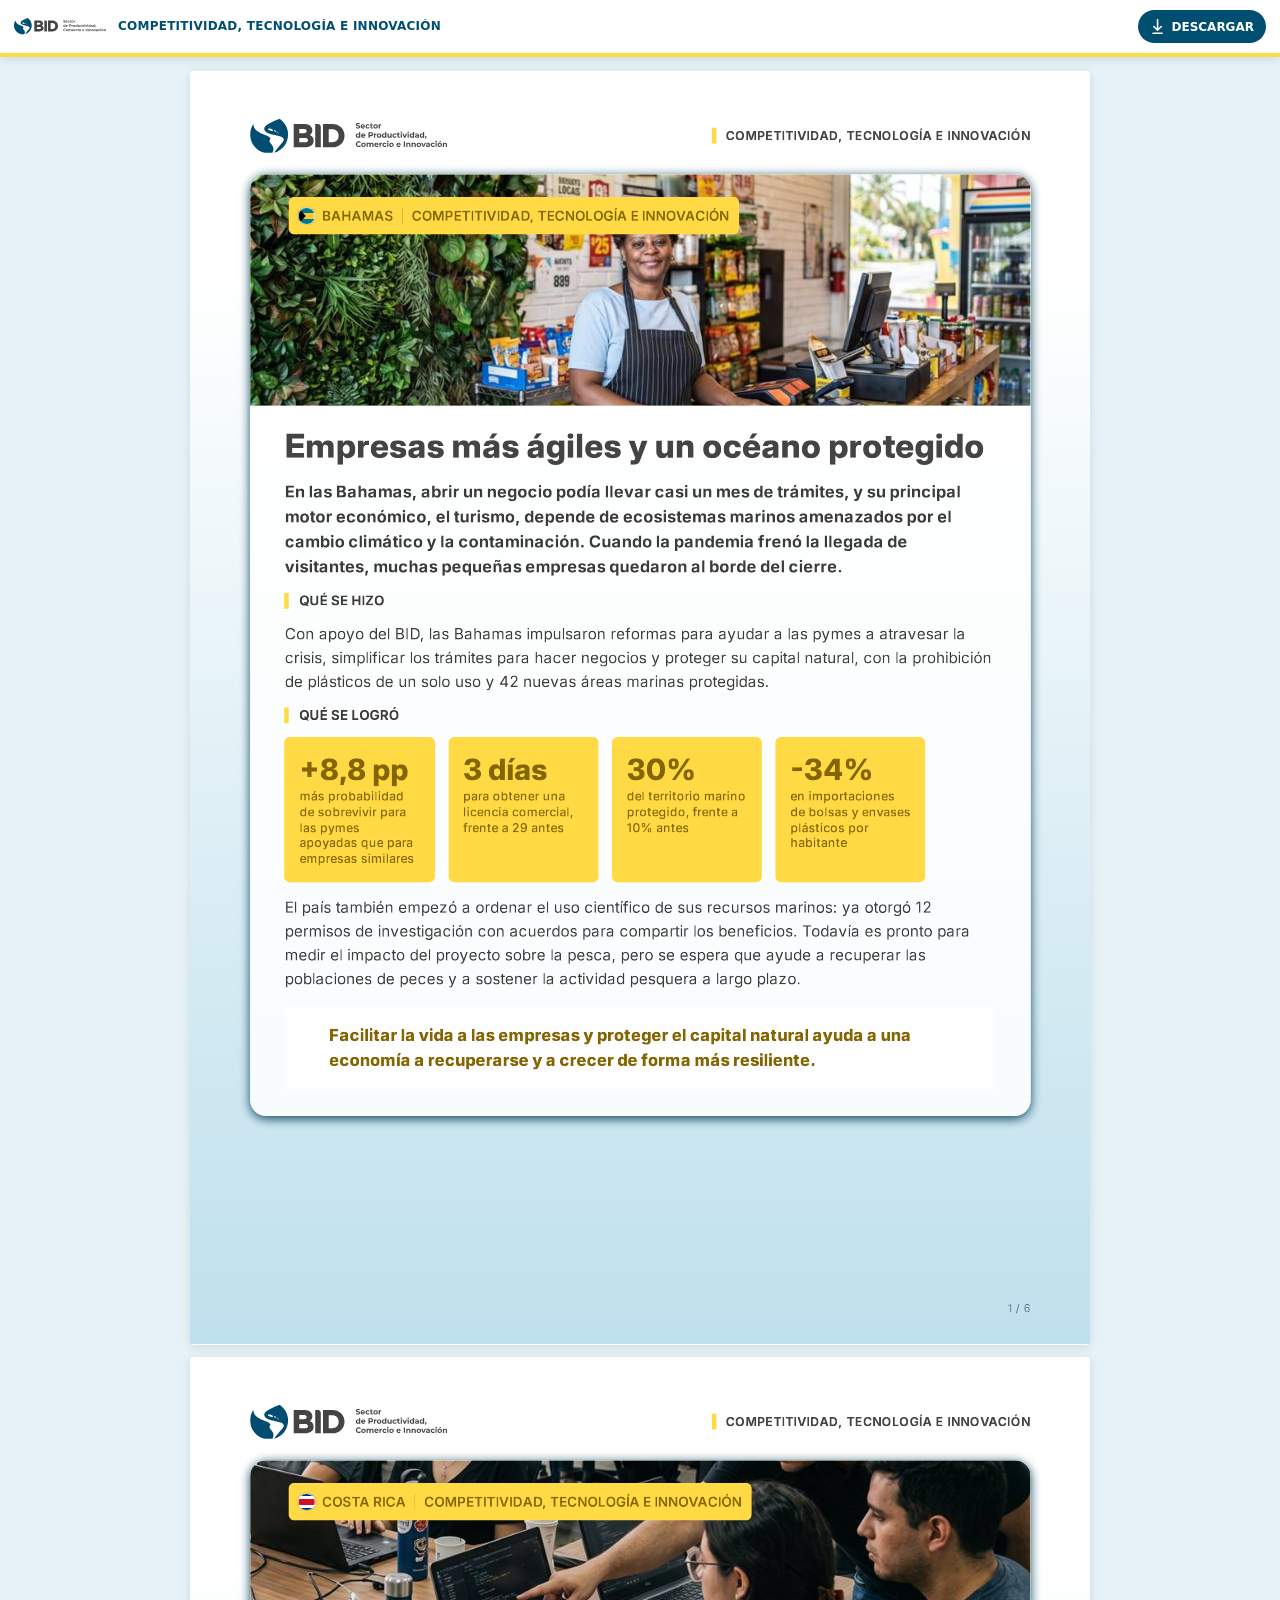
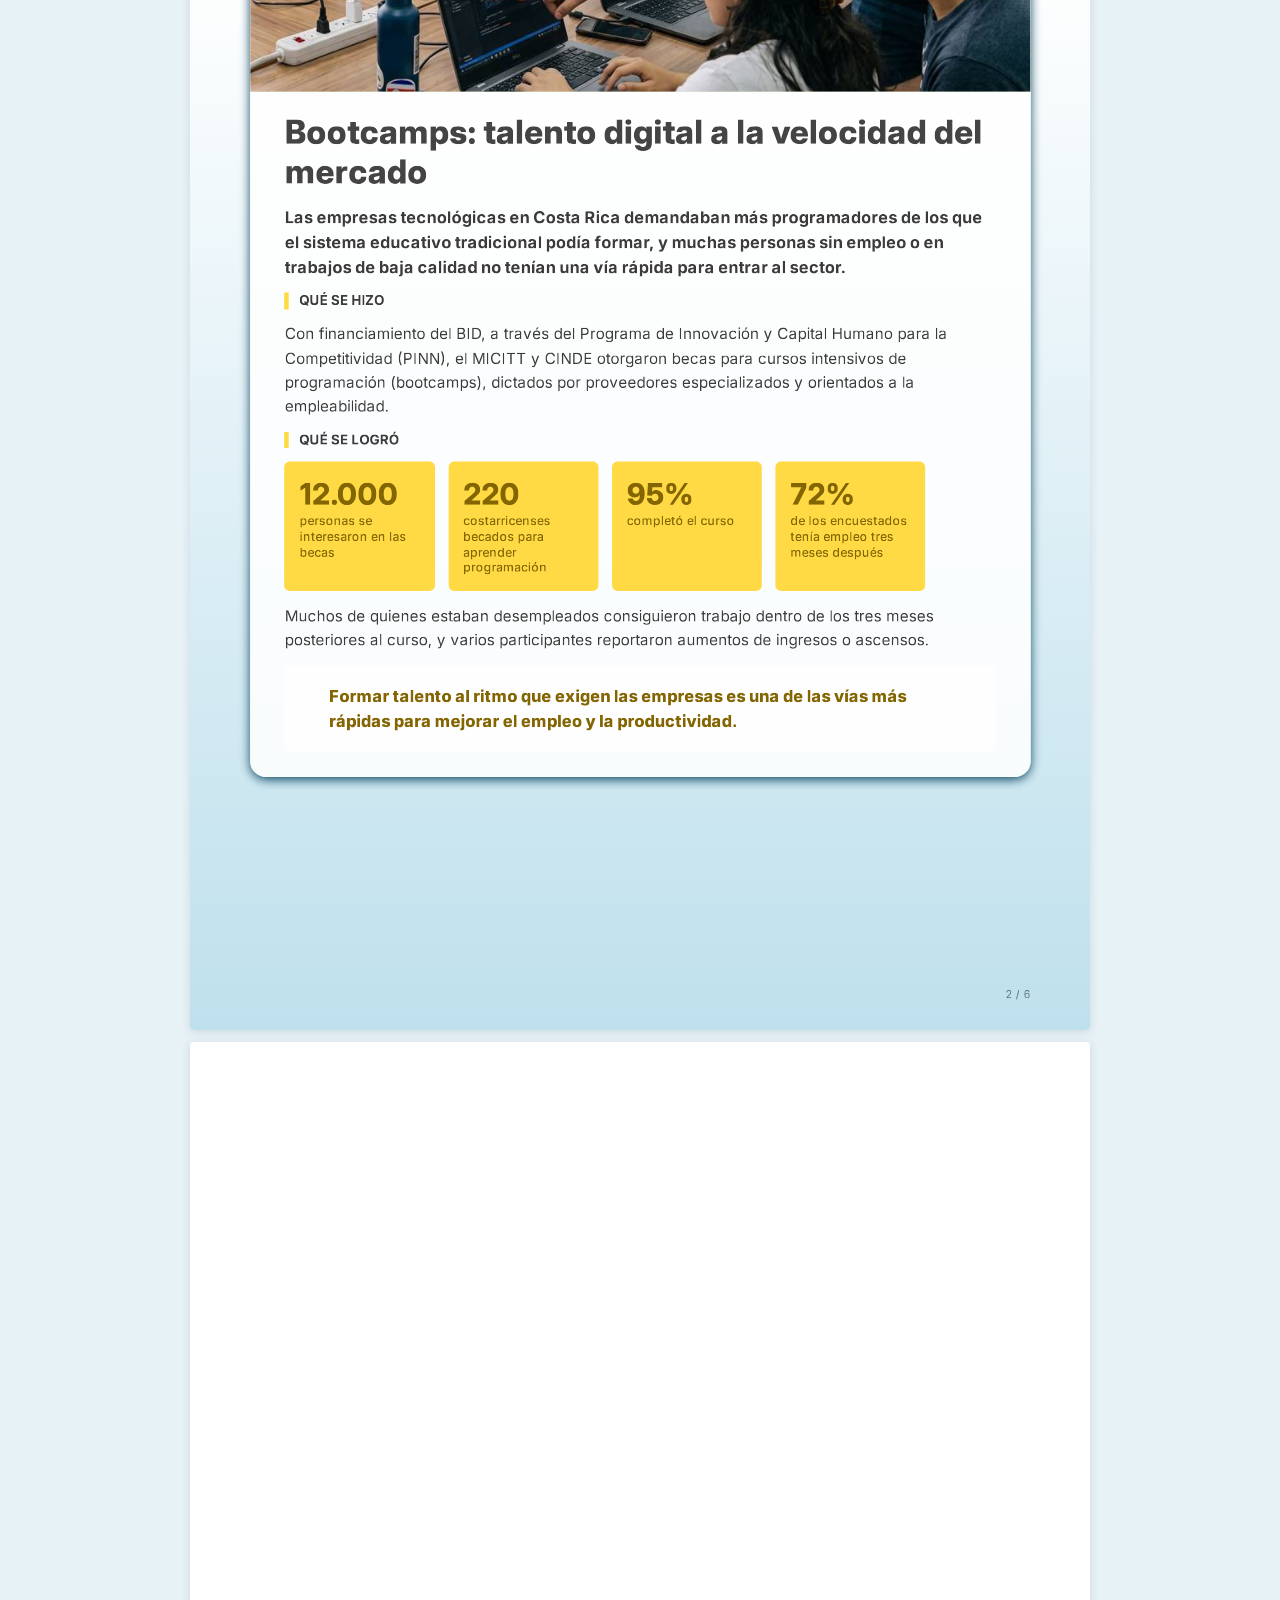
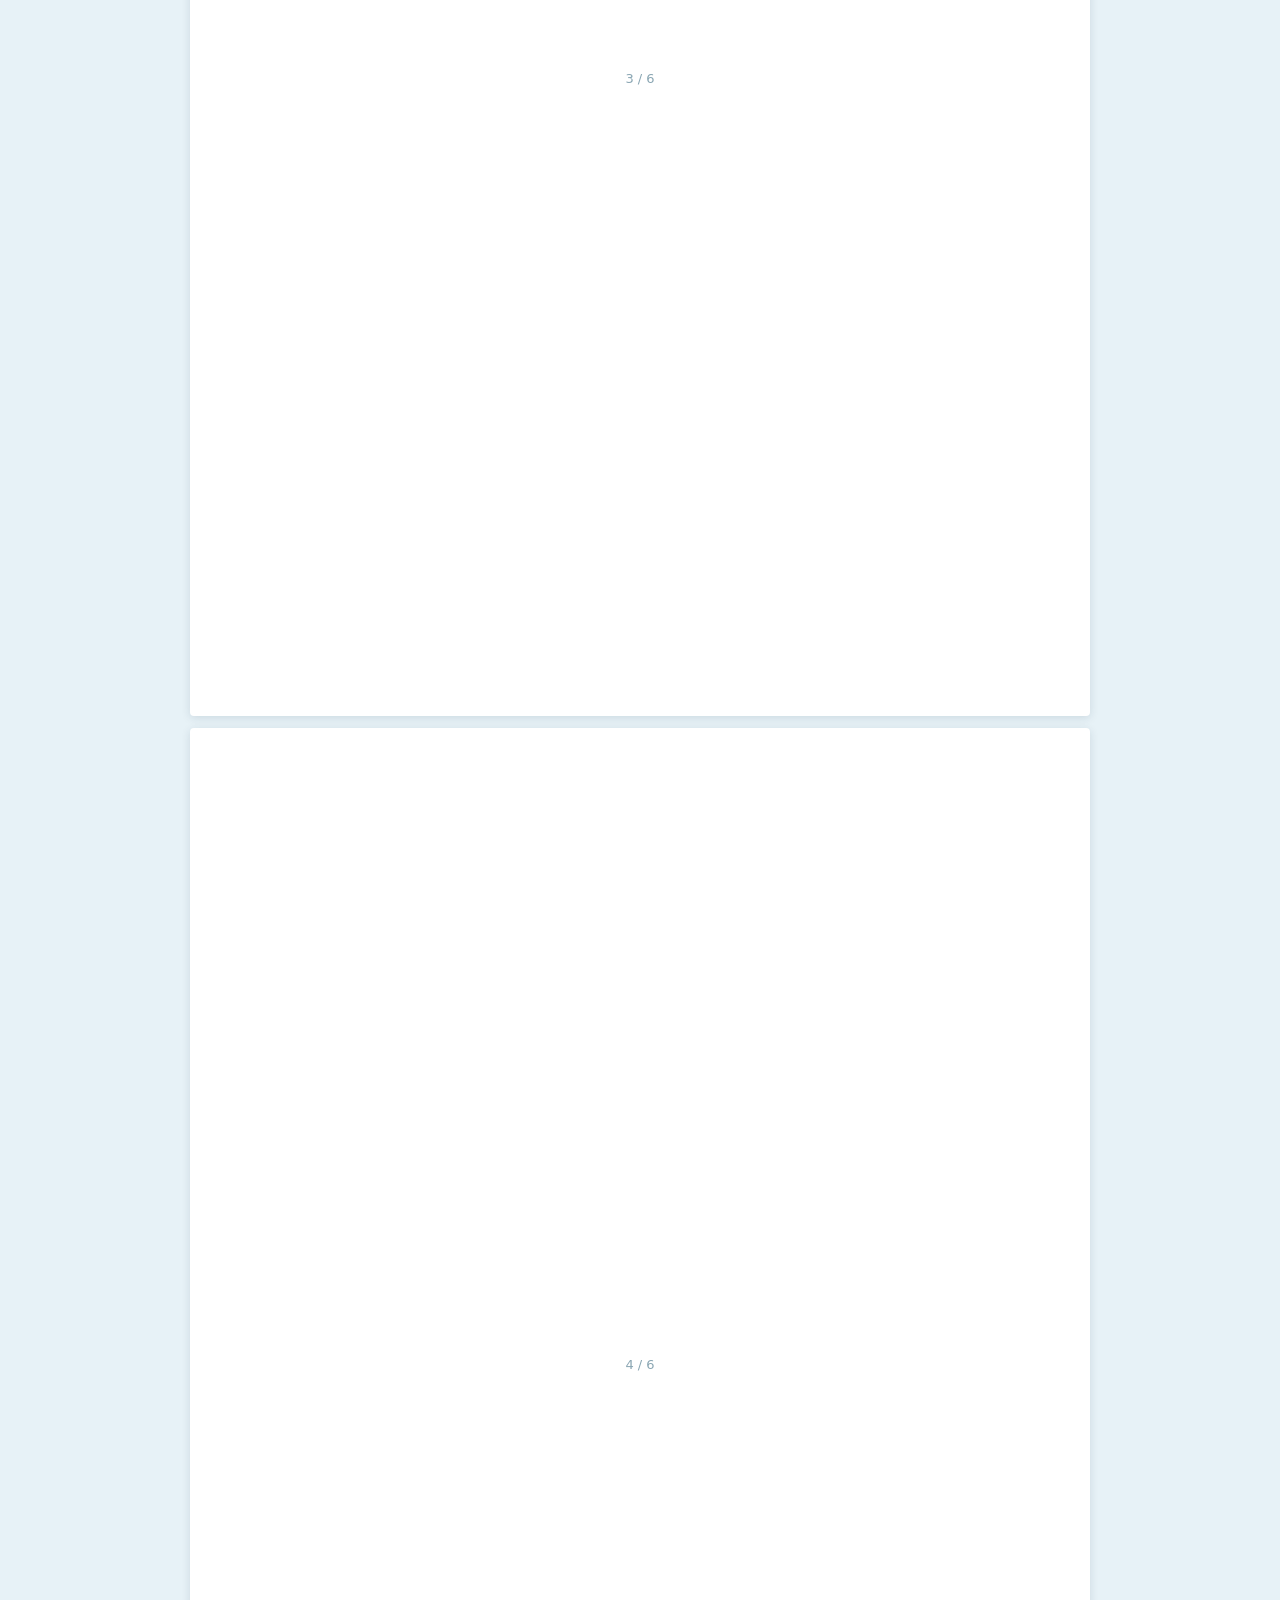
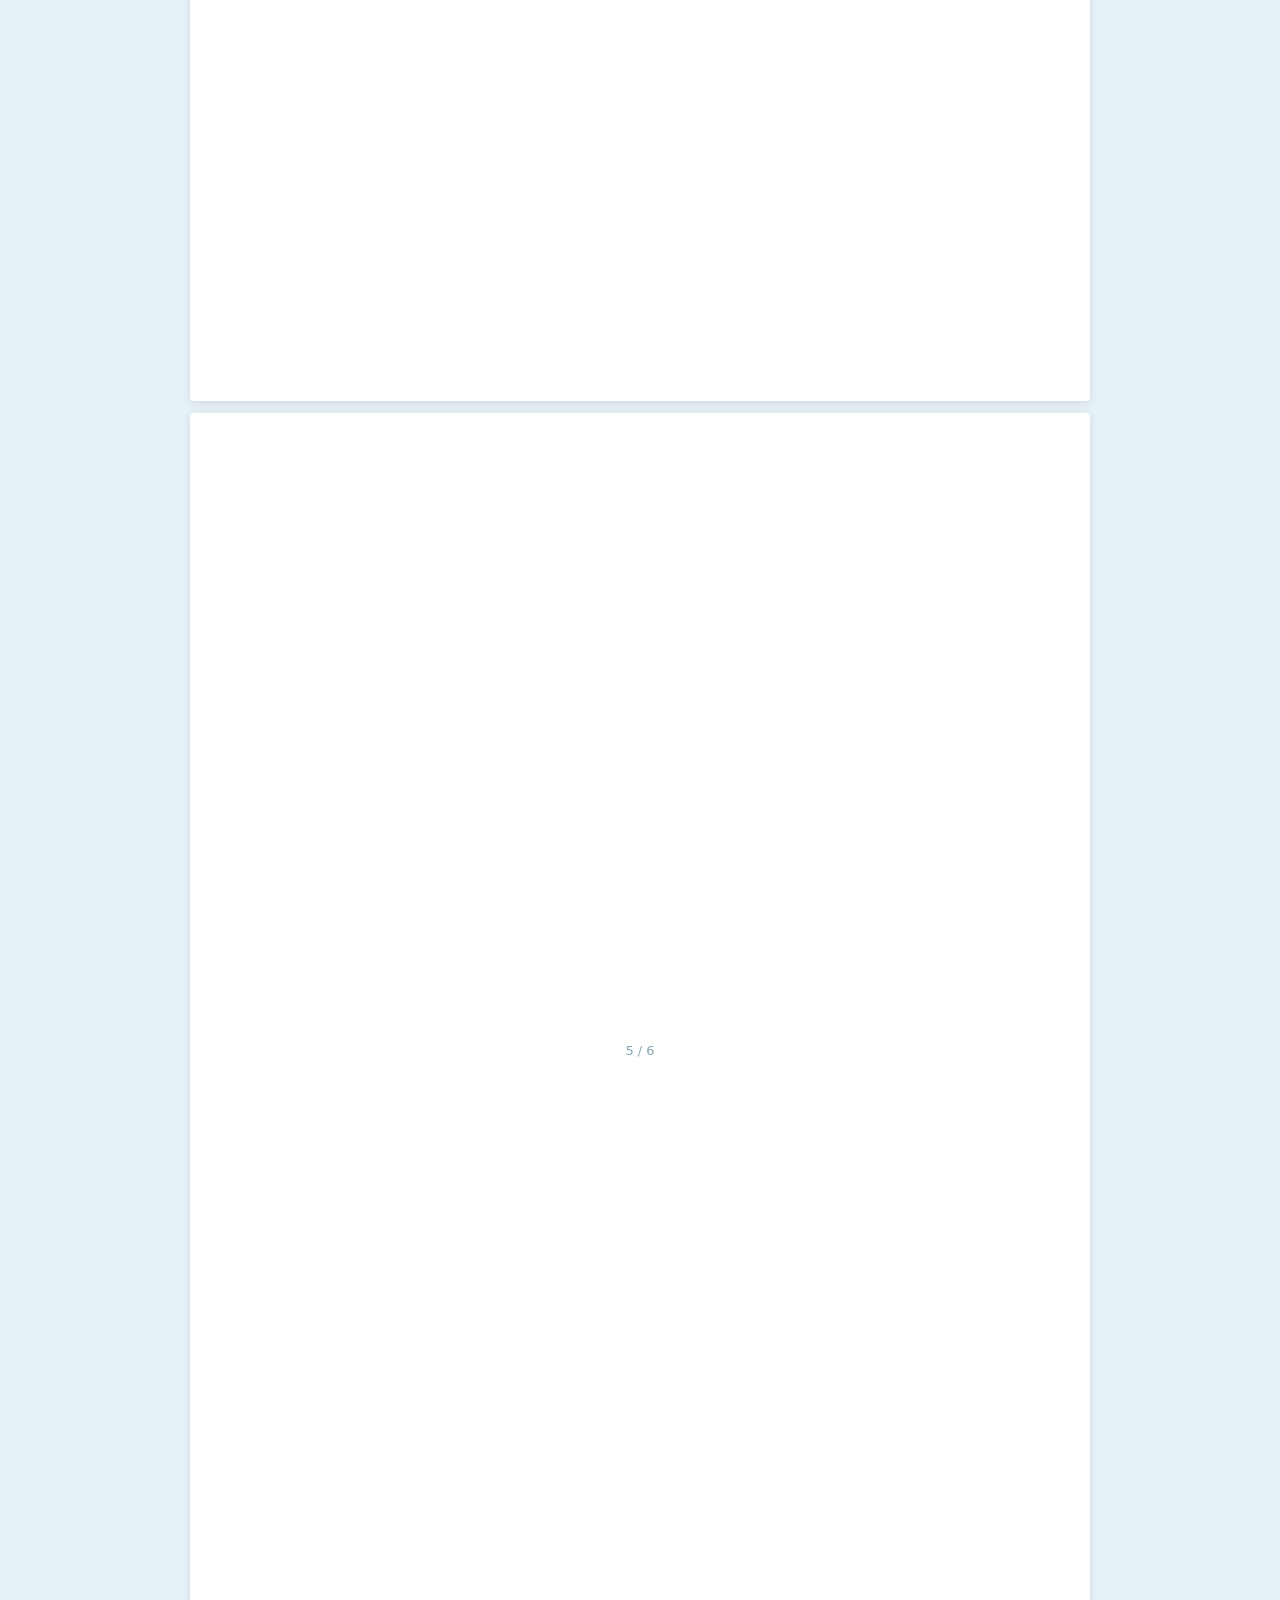
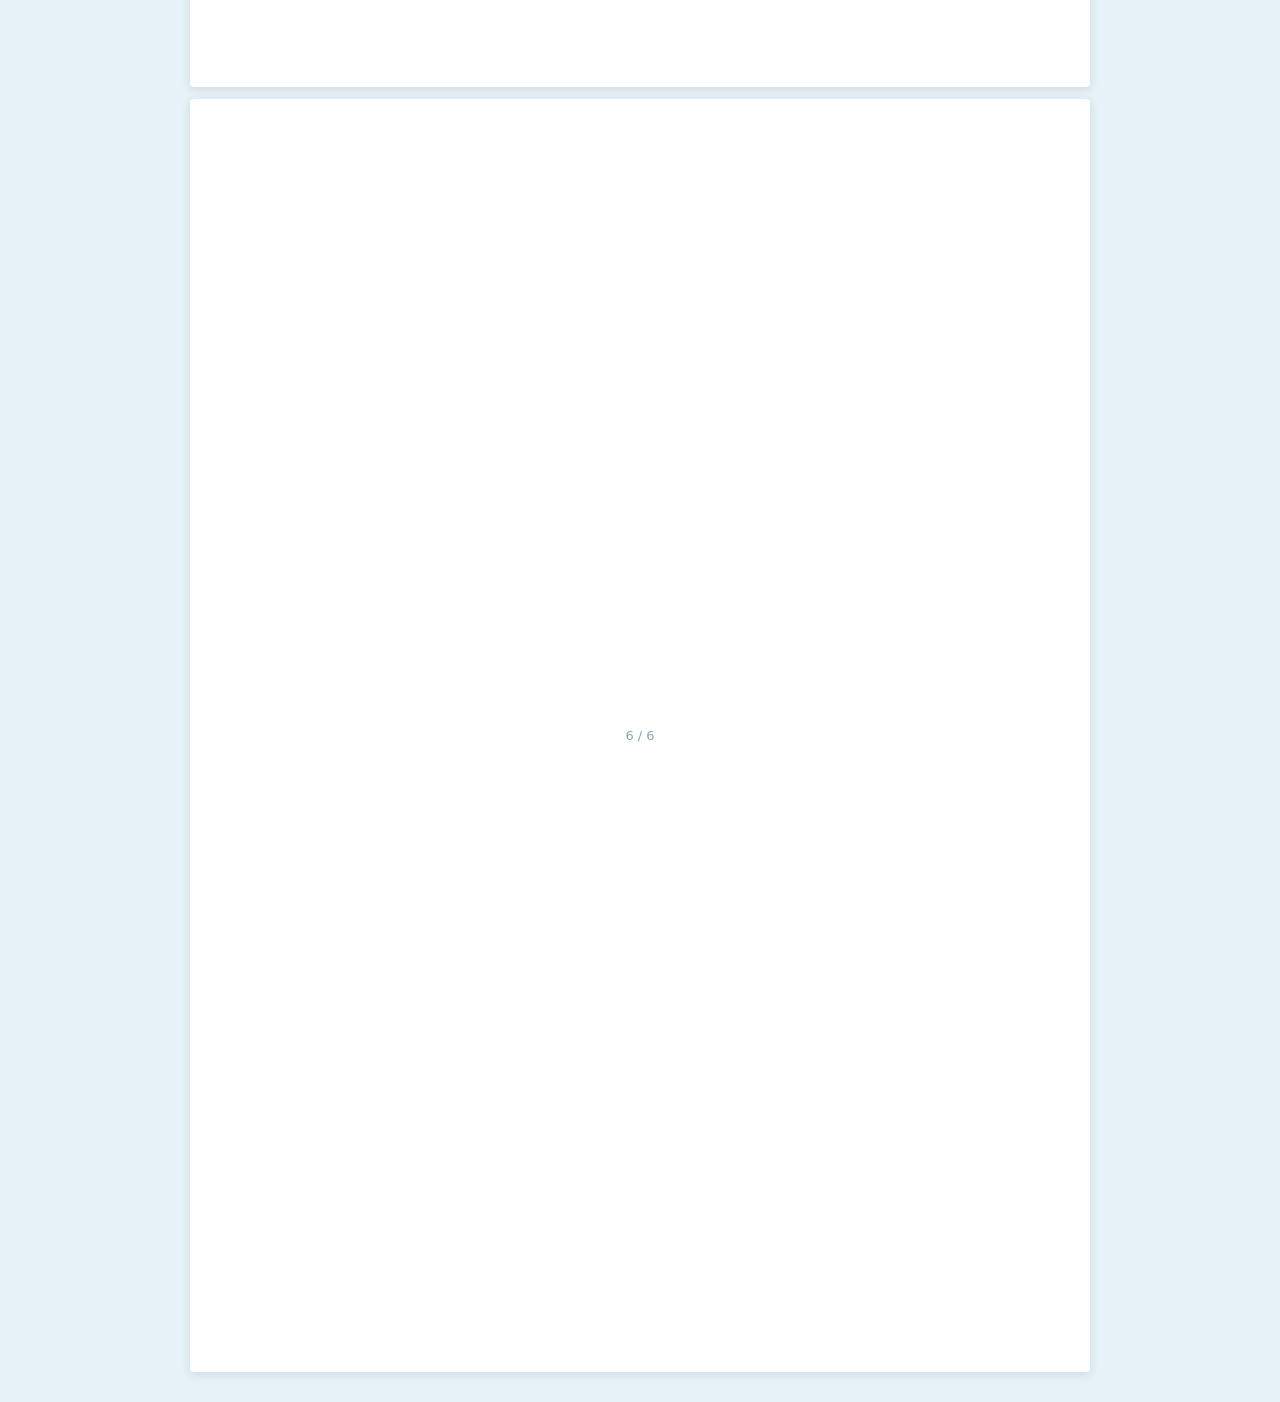
<file: competitividad/index.html>
<!doctype html>
<html lang="es">
<head>
<meta charset="utf-8">
<meta name="viewport" content="width=device-width, initial-scale=1, viewport-fit=cover">
<title>BID · Competitividad, tecnología e innovación</title>
<meta name="theme-color" content="#ffffff">
<link rel="stylesheet" href="../visor/visor.css">
<style>:root{ --c:#FFDA44; }</style>
</head>
<body>
<header class="top">
  <span class="logo"><svg class="logo" viewBox="0 0 187 33" role="img" aria-label="BID">
      <path fill="#004D71" d="M26.2 13.1c-.8 0-.9 .4 .2 .7c1.7 .3 .6-.7-.2-.7zM23.8 11.3c-2.3-.8-.8 1.1 .3 1.2c1.1 .1 1.3-.7-.3-1.2zM17 9.6c-.7 .4 .5 1.9 3.6 2c3.1 .1-.9-3.4-3.6-2zM22.9 32.3c1-1.8 3.1-4.4 7.6-9.7c6.8-8-13.3-5.3-16.7-11.3c-2.8-5 7.7-8.5 14.1-11.3c4.1 2.7 7.1 7.1 7.9 12.4c1.3 9-4.3 17.5-12.9 19.9M18.9 19.5c-2.8 4.6 6.3 4.7 2.1 13.2c-.2 .1-.3 .1-.4 .1c-9.8 1.4-19-5.4-20.4-15.2c-.7-4.7 .5-9.1 2.9-12.7c-.4 10.3 18.4 10.3 15.8 14.6"/>
      <path fill="#454444" d="M102.2 9.4c-.4 0-.8-.1-1.2-.2c-.3-.1-.6-.3-.9-.4l.4-.9c.2 .1 .5 .3 .8 .3c.3 .1 .6 .2 .9 .2c.2 0 .4 0 .6-.1c.1 0 .2-.1 .3-.2c0 0 .1-.1 .1-.2c0-.2-.1-.3-.2-.4c-.1-.1-.2-.1-.4-.2c-.2 0-.4-.1-.6-.1c-.2 0-.4-.1-.6-.2c-.2 0-.4-.1-.6-.2c-.2-.1-.3-.3-.4-.5c-.1-.1-.2-.3-.2-.6c0-.3 .1-.6 .2-.8c.2-.3 .4-.4 .7-.6c.4-.1 .8-.2 1.2-.2c.4 0 .7 0 1 .1c.3 .1 .6 .2 .8 .4l-.4 .9c-.2-.2-.4-.3-.7-.4c-.2 0-.4-.1-.7-.1c-.2 0-.4 .1-.5 .1c-.2 .1-.3 .1-.3 .2c-.1 .1-.1 .2-.1 .3c0 .2 0 .3 .1 .4c.1 0 .3 .1 .4 .1c.2 .1 .4 .1 .6 .2c.2 0 .5 .1 .7 .2c.2 0 .4 .1 .5 .2c.2 .1 .4 .3 .5 .5c.1 .1 .1 .3 .1 .6c0 .3 0 .6-.2 .8c-.1 .3-.4 .4-.7 .6c-.3 .1-.7 .2-1.2 .2v0zM107 9.3c-.4 0-.8-.1-1.2-.2c-.3-.2-.6-.4-.7-.7c-.2-.4-.3-.7-.3-1.1c0-.4 .1-.7 .3-1c.1-.3 .4-.6 .7-.7c.3-.2 .7-.3 1.1-.3c.3 0 .7 .1 1 .2c.3 .2 .5 .4 .7 .7c.2 .4 .3 .7 .3 1.1c0 .1 0 .1 0 .2c0 0 0 .1 0 .1h-3.2v-.6h2.6l-.4 .2c0-.3-.1-.4-.1-.6c-.1-.1-.2-.3-.4-.3c-.1-.1-.3-.2-.5-.2c-.2 0-.4 .1-.5 .2c-.2 0-.3 .2-.4 .3c0 .2-.1 .3-.1 .6v.1c0 .2 .1 .4 .2 .6c0 .2 .2 .3 .4 .4c.1 .1 .3 .1 .6 .1c.2 0 .4 0 .5-.1c.2 0 .3-.1 .4-.3l.6 .7c-.1 .2-.4 .3-.6 .4c-.3 .1-.6 .2-1 .2v0zM111.6 9.3c-.5 0-.8-.1-1.2-.2c-.3-.2-.5-.4-.7-.7c-.2-.4-.3-.7-.3-1.1c0-.4 .1-.7 .3-1c.2-.3 .4-.6 .7-.8c.4-.1 .7-.2 1.2-.2c.4 0 .7 .1 1 .2c.4 .2 .6 .5 .7 .8l-.9 .5c-.1-.2-.2-.4-.3-.5c-.2 0-.4-.1-.5-.1c-.2 0-.4 .1-.6 .1c-.1 .1-.2 .3-.3 .4c-.1 .2-.2 .4-.2 .6c0 .2 .1 .4 .2 .6c.1 .1 .2 .3 .3 .4c.2 .1 .4 .1 .6 .1c.1 0 .3 0 .5-.1c.1-.1 .2-.2 .3-.4l.9 .5c-.1 .3-.4 .5-.7 .7c-.3 .2-.6 .2-1 .2v0zM113.6 6.3v-.8h2.7v.8h-2.7zM115.6 9.3c-.4 0-.8-.1-1.1-.3c-.2-.3-.3-.6-.3-1.1v-3.4h1.1v3.4c0 .2 0 .3 .1 .4c.1 .1 .2 .1 .4 .1c.2 0 .3 0 .5-.1l.3 .8c-.1 .1-.3 .1-.4 .2c-.2 0-.4 0-.5 0h-.1zM118.9 9.3c-.4 0-.7-.1-1.1-.2c-.3-.2-.6-.4-.7-.7c-.2-.4-.3-.7-.3-1.1c0-.4 .1-.7 .3-1c.1-.3 .4-.6 .7-.7c.4-.2 .7-.3 1.1-.3c.5 0 .8 .1 1.1 .3c.4 .1 .6 .4 .8 .7c.2 .3 .3 .6 .3 1c0 .4-.1 .7-.3 1c-.2 .3-.4 .6-.8 .8c-.3 .1-.6 .2-1.1 .2v0zM118.9 8.4c.2 0 .4 0 .6-.1c.1-.1 .2-.2 .3-.4c.1-.2 .2-.4 .2-.6c0-.2-.1-.4-.2-.6c-.1-.1-.2-.3-.3-.4c-.2 0-.4-.1-.6-.1c-.1 0-.3 .1-.5 .1c-.1 .1-.2 .3-.3 .4c-.1 .2-.2 .4-.2 .6c0 .2 .1 .4 .2 .6c.1 .2 .2 .3 .3 .4c.2 .1 .4 .1 .5 .1zM121.8 9.3v-3.9h1.1v1.1l-.1-.4c.1-.2 .3-.4 .5-.6c.3-.1 .6-.2 1-.2v1c0 0-.1 0-.2 0c0 0-.1 0-.1 0c-.3 0-.6 .1-.7 .3c-.2 .2-.3 .4-.3 .8v1.9h-1.2zM102.1 18.1c-.3 0-.7-.1-1-.3c-.3-.2-.5-.4-.7-.7c-.1-.3-.2-.6-.2-1c0-.5 .1-.8 .2-1.1c.2-.3 .4-.5 .7-.7c.3-.2 .7-.3 1-.3c.3 0 .6 .1 .9 .3c.2 .1 .4 .3 .5 .6c.2 .3 .2 .7 .2 1.2c0 .4 0 .8-.1 1.1c-.2 .3-.4 .5-.6 .7c-.2 .1-.5 .2-.9 .2l0 0zM102.3 17.1c.2 0 .4 0 .5-.1c.1-.1 .3-.2 .4-.4c.1-.1 .1-.3 .1-.6c0-.2 0-.4-.1-.5c-.1-.2-.2-.3-.4-.4c-.1-.1-.3-.2-.5-.2c-.2 0-.4 .1-.5 .2c-.2 .1-.3 .2-.4 .4c-.1 .1-.1 .3-.1 .5c0 .3 0 .4 .1 .6c.1 .2 .2 .3 .4 .4c.1 .1 .3 .1 .5 .1zM103.3 18v-2l0-1.1v-2.3h1.1v5.4h-1.1zM107.4 18.1c-.4 0-.8-.1-1.2-.3c-.3-.2-.6-.4-.8-.7c-.1-.3-.2-.7-.2-1c0-.4 .1-.8 .2-1.1c.2-.3 .5-.5 .8-.7c.3-.2 .7-.3 1-.3c.4 0 .8 .1 1.1 .3c.3 .1 .5 .4 .7 .7c.2 .3 .3 .7 .3 1.1c0 0 0 .1 0 .1c0 .1 0 .1 0 .2h-3.2v-.7h2.6l-.4 .2c0-.2-.1-.4-.1-.5c-.1-.2-.2-.3-.4-.4c-.1-.1-.3-.1-.5-.1c-.2 0-.4 0-.5 .1c-.2 .1-.3 .2-.4 .4c0 .1-.1 .3-.1 .5v.2c0 .2 .1 .4 .2 .6c0 .1 .2 .2 .4 .3c.1 .1 .3 .2 .6 .2c.2 0 .3-.1 .5-.1c.2-.1 .3-.2 .4-.3l.6 .6c-.1 .2-.4 .4-.6 .5c-.3 .1-.6 .2-1 .2v0zM112.2 18v-5.1h2.2c.5 0 .9 .1 1.2 .2c.3 .2 .6 .4 .8 .7c.2 .2 .2 .6 .2 1c0 .4 0 .7-.2 .9c-.2 .3-.5 .5-.8 .7c-.3 .1-.7 .2-1.2 .2h-1.5l.5-.5v1.9h-1.2h0zM113.4 16.2l-.5-.6h1.4c.4 0 .7 0 .9-.2c.1-.2 .2-.4 .2-.6c0-.3 0-.5-.2-.7c-.2-.2-.5-.2-.9-.2h-1.4l.5-.6v2.9v0zM117.4 18v-3.9h1.1v1.1l-.2-.3c.1-.3 .3-.5 .6-.7c.2-.1 .5-.2 .9-.2v1.1c0 0-.1 0-.1 0c-.1 0-.1 0-.1 0c-.4 0-.6 .1-.8 .2c-.2 .2-.3 .5-.3 .9v1.8h-1.1zM122.3 18.1c-.4 0-.8-.1-1.1-.3c-.3-.2-.6-.4-.8-.7c-.2-.3-.3-.7-.3-1c0-.4 .1-.8 .3-1.1c.2-.3 .5-.5 .8-.7c.3-.2 .7-.3 1.1-.3c.4 0 .8 .1 1.1 .3c.3 .2 .6 .4 .8 .7c.2 .3 .2 .7 .2 1.1c0 .3 0 .7-.2 1c-.2 .3-.5 .5-.8 .7c-.3 .2-.7 .3-1.1 .3v0zM122.3 17.1c.2 0 .4 0 .5-.1c.2-.1 .3-.2 .4-.4c.1-.1 .1-.3 .1-.6c0-.2 0-.4-.1-.5c-.1-.2-.2-.3-.4-.4c-.1-.1-.3-.2-.5-.2c-.2 0-.4 .1-.5 .2c-.2 .1-.3 .2-.4 .4c-.1 .1-.1 .3-.1 .5c0 .3 0 .4 .1 .6c.1 .2 .2 .3 .4 .4c.1 .1 .3 .1 .5 .1zM126.9 18.1c-.4 0-.7-.1-1-.3c-.3-.2-.5-.4-.7-.7c-.2-.3-.3-.6-.3-1c0-.5 .1-.8 .3-1.1c.2-.3 .4-.5 .7-.7c.3-.2 .6-.3 1-.3c.3 0 .6 .1 .9 .3c.2 .1 .4 .3 .5 .6c.2 .3 .2 .7 .2 1.2c0 .4 0 .8-.2 1.1c-.1 .3-.3 .5-.5 .7c-.3 .1-.6 .2-.9 .2l0 0zM127.1 17.1c.2 0 .3 0 .5-.1c.1-.1 .3-.2 .3-.4c.1-.1 .2-.3 .2-.6c0-.2-.1-.4-.2-.5c0-.2-.2-.3-.3-.4c-.2-.1-.3-.2-.5-.2c-.2 0-.4 .1-.5 .2c-.2 .1-.3 .2-.4 .4c-.1 .1-.1 .3-.1 .5c0 .3 0 .4 .1 .6c.1 .2 .2 .3 .4 .4c.1 .1 .3 .1 .5 .1zM128.1 18v-2l0-1.1v-2.3h1.1v5.4h-1.1zM131.9 18.1c-.3 0-.6-.1-.9-.2c-.2-.1-.4-.3-.6-.6c-.1-.3-.2-.6-.2-1v-2.2h1.2v2c0 .4 0 .6 .2 .8c.1 .1 .3 .2 .5 .2c.2 0 .4-.1 .5-.1c.1-.1 .2-.2 .3-.4c.1-.1 .1-.3 .1-.6v-1.9h1.2v3.9h-1.1v-1.1l.2 .3c-.1 .3-.3 .5-.6 .6c-.3 .2-.5 .2-.8 .2l0 .1zM137.1 18.1c-.4 0-.8-.1-1.1-.3c-.3-.2-.6-.4-.8-.7c-.2-.3-.2-.7-.2-1c0-.4 0-.8 .2-1.1c.2-.3 .5-.5 .8-.7c.3-.2 .7-.3 1.1-.3c.5 0 .8 .1 1.1 .3c.3 .2 .5 .4 .7 .7l-.9 .5c-.1-.2-.2-.3-.4-.4c-.1-.1-.3-.1-.5-.1c-.2 0-.3 0-.5 .1c-.2 .1-.3 .2-.4 .4c0 .1-.1 .3-.1 .6c0 .2 .1 .4 .1 .5c.1 .2 .2 .3 .4 .4c.2 .1 .3 .2 .5 .2c.2 0 .4-.1 .5-.2c.2-.1 .3-.2 .4-.4l.9 .5c-.2 .3-.4 .6-.7 .7c-.3 .2-.7 .3-1.1 .3v0zM139.1 15.1v-.9h2.7v.9h-2.7zM141.2 18.1c-.5 0-.8-.1-1.1-.4c-.2-.2-.4-.6-.4-1v-3.5h1.2v3.5c0 .1 0 .2 .1 .3c.1 .1 .2 .2 .4 .2c.1 0 .3-.1 .4-.2l.3 .8c-.1 .1-.2 .2-.4 .2c-.1 0-.3 .1-.5 .1h0zM143.3 13.5c-.2 0-.4 0-.5-.1c-.1-.2-.2-.3-.2-.5c0-.2 .1-.3 .2-.4c.1-.2 .3-.2 .5-.2c.2 0 .4 0 .5 .2c.2 .1 .2 .2 .2 .4c0 .2 0 .3-.1 .5c-.2 .1-.3 .1-.6 .1h0zM142.8 18v-3.9h1.1v3.9h-1.1zM146 18l-1.6-3.9h1.1l1.4 3.4h-.6l1.4-3.4h1.1l-1.6 3.9h-1.2h0zM149.9 13.5c-.2 0-.4 0-.5-.1c-.2-.2-.3-.3-.3-.5c0-.2 .1-.3 .3-.4c.1-.2 .2-.2 .5-.2c.2 0 .3 0 .5 .2c.1 .1 .2 .2 .2 .4c0 .2-.1 .3-.2 .5c-.1 .1-.3 .1-.5 .1h0zM149.3 18v-3.9h1.1v3.9h-1.1zM153.2 18.1c-.4 0-.7-.1-1-.3c-.3-.2-.5-.4-.7-.7c-.2-.3-.3-.6-.3-1c0-.5 .1-.8 .3-1.1c.2-.3 .4-.5 .7-.7c.3-.2 .6-.3 1-.3c.3 0 .6 .1 .8 .3c.3 .1 .5 .3 .6 .6c.1 .3 .2 .7 .2 1.2c0 .4-.1 .8-.2 1.1c-.1 .3-.3 .5-.5 .7c-.3 .1-.6 .2-.9 .2l0 0zM153.4 17.1c.2 0 .3 0 .5-.1c.1-.1 .2-.2 .3-.4c.1-.1 .2-.3 .2-.6c0-.2-.1-.4-.2-.5c-.1-.2-.2-.3-.3-.4c-.2-.1-.4-.2-.5-.2c-.2 0-.4 .1-.5 .2c-.2 .1-.3 .2-.4 .4c-.1 .1-.1 .3-.1 .5c0 .3 0 .4 .1 .6c.1 .2 .2 .3 .4 .4c.1 .1 .3 .1 .5 .1zM154.4 18v-2l-.1-1.1v-2.3h1.2v5.4h-1.1zM157.7 18.1c-.3 0-.5-.1-.7-.2c-.3-.1-.4-.2-.5-.4c-.2-.2-.2-.4-.2-.6c0-.2 0-.4 .2-.6c.1-.2 .2-.3 .5-.4c.2-.1 .6-.2 1-.2h1v.7h-.9c-.3 0-.4 0-.5 .1c-.2 .1-.2 .2-.2 .3c0 .2 0 .3 .2 .4c.1 .1 .2 .1 .4 .1c.2 0 .4 0 .5-.1c.2-.1 .3-.3 .4-.4l.1 .5c0 .3-.2 .5-.4 .6c-.2 .1-.5 .2-.8 .2l-.1 0zM158.9 18v-.8l0-.1v-1.4c0-.2-.1-.4-.3-.6c-.1-.1-.3-.2-.7-.2c-.2 0-.4 .1-.6 .1c-.2 .1-.3 .2-.5 .3l-.4-.8c.2-.1 .5-.3 .8-.3c.3-.1 .6-.2 .9-.2c.6 0 1 .2 1.4 .5c.3 .3 .5 .7 .5 1.3v2.2h-1.1l0 0zM162.7 18.1c-.3 0-.7-.1-1-.3c-.3-.2-.5-.4-.7-.7c-.1-.3-.2-.6-.2-1c0-.5 .1-.8 .2-1.1c.2-.3 .4-.5 .7-.7c.3-.2 .7-.3 1-.3c.4 0 .6 .1 .9 .3c.2 .1 .4 .3 .6 .6c.1 .3 .2 .7 .2 1.2c0 .4-.1 .8-.2 1.1c-.2 .3-.4 .5-.6 .7c-.2 .1-.5 .2-.9 .2l0 0zM162.9 17.1c.2 0 .4 0 .5-.1c.2-.1 .3-.2 .4-.4c.1-.1 .1-.3 .1-.6c0-.2 0-.4-.1-.5c-.1-.2-.2-.3-.4-.4c-.1-.1-.3-.2-.5-.2c-.2 0-.3 .1-.5 .2c-.2 .1-.3 .2-.4 .4c0 .1-.1 .3-.1 .5c0 .3 .1 .4 .1 .6c.1 .2 .2 .3 .4 .4c.2 .1 .3 .1 .5 .1zM163.9 18v-2l0-1.1v-2.3h1.1v5.4h-1.1zM165.9 19.1l.5-1.7l.1 .6c-.2 0-.4 0-.5-.1c-.1-.2-.2-.3-.2-.5c0-.2 .1-.4 .2-.6c.1-.1 .3-.1 .5-.1c.2 0 .4 0 .5 .1c.1 .2 .2 .3 .2 .6c0 0 0 .1 0 .1c0 .1 0 .2 0 .3c-.1 .1-.1 .2-.2 .3l-.4 1h-.7h0zM103 26.8c-.4 0-.8 0-1.1-.2c-.4-.1-.7-.3-.9-.5c-.3-.3-.5-.5-.6-.9c-.1-.3-.2-.6-.2-1c0-.4 .1-.8 .2-1.1c.1-.3 .3-.6 .6-.8c.2-.3 .5-.4 .9-.6c.3-.1 .7-.2 1.1-.2c.4 0 .8 .1 1.2 .3c.3 .1 .6 .3 .9 .6l-.8 .7c-.2-.2-.4-.3-.6-.4c-.2-.1-.4-.2-.7-.2c-.2 0-.5 .1-.6 .2c-.2 0-.4 .1-.6 .3c-.1 .1-.2 .3-.3 .5c-.1 .2-.1 .4-.1 .7c0 .2 0 .4 .1 .7c.1 .2 .2 .3 .3 .5c.2 .1 .4 .2 .6 .3c.1 .1 .4 .1 .6 .1c.3 0 .5 0 .7-.1c.2-.1 .4-.3 .6-.5l.8 .7c-.3 .3-.6 .5-.9 .7c-.4 .2-.8 .3-1.2 .3v-.1zM107.5 26.8c-.4 0-.8-.1-1.1-.2c-.3-.2-.6-.5-.8-.8c-.2-.3-.3-.6-.3-1c0-.4 .1-.7 .3-1c.2-.4 .5-.6 .8-.8c.3-.1 .7-.2 1.1-.2c.4 0 .8 .1 1.1 .2c.3 .2 .6 .4 .8 .7c.2 .3 .2 .7 .2 1.1c0 .4 0 .7-.2 1c-.2 .3-.5 .6-.8 .7c-.3 .2-.7 .3-1.1 .3v0zM107.5 25.9c.2 0 .4-.1 .5-.2c.2-.1 .3-.2 .4-.3c.1-.2 .1-.4 .1-.6c0-.3 0-.5-.1-.6c-.1-.2-.2-.3-.4-.4c-.1-.1-.3-.1-.5-.1c-.2 0-.4 0-.5 .1c-.2 .1-.3 .2-.4 .4c-.1 .2-.1 .3-.1 .6c0 .2 0 .4 .1 .6c.1 .1 .2 .2 .4 .3c.1 .1 .3 .2 .5 .2zM115.4 22.8c.3 0 .6 0 .8 .2c.3 .1 .5 .3 .6 .5c.1 .3 .2 .6 .2 1v2.3h-1.1v-2.1c0-.3-.1-.6-.2-.7c-.2-.2-.3-.2-.6-.2c-.2 0-.3 0-.4 .1c-.2 0-.3 .2-.3 .3c-.1 .2-.1 .4-.1 .6v2h-1.2v-2.1c0-.3 0-.6-.2-.7c-.1-.2-.3-.2-.5-.2c-.2 0-.3 0-.5 .1c-.1 0-.2 .2-.3 .3c0 .2-.1 .4-.1 .6v2h-1.1v-4h1.1v1.1l-.2-.3c.1-.3 .3-.5 .6-.6c.2-.1 .5-.2 .8-.2c.4 0 .7 .1 1 .3c.2 .2 .4 .4 .5 .8l-.4-.1c.1-.3 .3-.5 .6-.7c.3-.2 .6-.3 1-.3l0 0zM120 26.8c-.4 0-.8-.1-1.2-.2c-.3-.2-.6-.5-.8-.8c-.2-.3-.2-.6-.2-1c0-.4 0-.7 .2-1c.2-.4 .5-.6 .8-.8c.3-.1 .6-.2 1-.2c.4 0 .8 .1 1.1 .2c.3 .2 .5 .4 .7 .7c.2 .3 .3 .7 .3 1.1c0 .1 0 .1 0 .2c0 0 0 .1 0 .1h-3.2v-.7h2.6l-.4 .2c0-.2-.1-.3-.2-.5c0-.2-.1-.3-.3-.4c-.1 0-.3-.1-.5-.1c-.2 0-.4 .1-.5 .1c-.2 .1-.3 .2-.4 .4c-.1 .2-.1 .3-.1 .5v.2c0 .2 .1 .4 .1 .6c.1 .2 .3 .3 .4 .4c.2 0 .4 .1 .6 .1c.2 0 .4-.1 .6-.1c.1-.1 .3-.2 .4-.3l.6 .7c-.2 .2-.4 .3-.7 .4c-.2 .1-.5 .2-.9 .2v0zM122.6 26.7v-3.9h1.1v1.1l-.1-.3c.1-.3 .3-.5 .5-.6c.3-.2 .6-.2 1-.2v1c0 0-.1 0-.2 0c0 0 0 0-.1 0c-.3 0-.5 .1-.7 .3c-.2 .1-.3 .4-.3 .8v1.8h-1.2zM127.6 26.8c-.4 0-.8-.1-1.1-.2c-.3-.2-.6-.5-.8-.8c-.2-.3-.3-.6-.3-1c0-.4 .1-.8 .3-1.1c.2-.3 .5-.5 .8-.7c.3-.2 .7-.2 1.1-.2c.4 0 .8 0 1.1 .2c.3 .2 .5 .4 .7 .8l-.9 .4c-.1-.2-.2-.3-.4-.4c-.1-.1-.3-.1-.5-.1c-.2 0-.3 0-.5 .1c-.2 .1-.3 .2-.4 .4c-.1 .2-.1 .4-.1 .6c0 .2 0 .4 .1 .6c.1 .1 .2 .3 .4 .3c.1 .1 .3 .2 .5 .2c.2 0 .4-.1 .5-.1c.2-.1 .3-.3 .4-.4l.9 .4c-.2 .3-.4 .6-.7 .8c-.3 .1-.7 .2-1.1 .2v0zM130.5 22.3c-.2 0-.3-.1-.5-.2c-.1-.1-.2-.3-.2-.5c0-.1 .1-.3 .2-.4c.2-.1 .3-.2 .5-.2c.3 0 .4 .1 .6 .2c.1 .1 .2 .2 .2 .4c0 .2-.1 .4-.2 .5c-.1 .1-.3 .2-.5 .2h-.1zM130 26.7v-3.9h1.1v3.9h-1.1zM134 26.8c-.4 0-.7-.1-1.1-.2c-.3-.2-.6-.5-.7-.8c-.2-.3-.3-.6-.3-1c0-.4 .1-.7 .3-1c.1-.4 .4-.6 .7-.8c.4-.1 .7-.2 1.1-.2c.5 0 .8 .1 1.1 .2c.4 .2 .6 .4 .8 .7c.2 .3 .3 .7 .3 1.1c0 .4-.1 .7-.3 1c-.2 .3-.4 .6-.8 .7c-.3 .2-.6 .3-1.1 .3v0zM134 25.9c.2 0 .4-.1 .6-.2c.1-.1 .2-.2 .3-.3c.1-.2 .2-.4 .2-.6c0-.3-.1-.5-.2-.6c-.1-.2-.2-.3-.3-.4c-.2-.1-.4-.1-.6-.1c-.1 0-.3 0-.5 .1c-.1 .1-.2 .2-.3 .4c-.1 .2-.2 .3-.2 .6c0 .2 .1 .4 .2 .6c.1 .1 .2 .2 .3 .3c.2 .1 .4 .2 .5 .2zM140.9 26.8c-.4 0-.8-.1-1.1-.2c-.4-.2-.6-.5-.8-.8c-.2-.3-.3-.6-.3-1c0-.4 .1-.7 .3-1c.2-.4 .4-.6 .7-.8c.3-.1 .7-.2 1.1-.2c.4 0 .7 .1 1 .2c.3 .2 .5 .4 .7 .7c.2 .3 .3 .7 .3 1.1c0 .1 0 .1 0 .2c0 0 0 .1 0 .1h-3.2v-.7h2.6l-.4 .2c0-.2 0-.3-.1-.5c-.1-.2-.2-.3-.4-.4c-.1 0-.3-.1-.5-.1c-.2 0-.3 .1-.5 .1c-.2 .1-.3 .2-.3 .4c-.1 .2-.2 .3-.2 .5v.2c0 .2 .1 .4 .2 .6c.1 .2 .2 .3 .4 .4c.1 0 .3 .1 .6 .1c.2 0 .4-.1 .5-.1c.2-.1 .3-.2 .4-.3l.6 .7c-.1 .2-.4 .3-.6 .4c-.3 .1-.6 .2-1 .2v0zM145.7 26.7v-5.1h1.2v5.1h-1.2zM150.4 22.8c.3 0 .6 0 .9 .2c.2 .1 .4 .3 .5 .5c.2 .3 .2 .6 .2 1v2.3h-1.1v-2.1c0-.3-.1-.6-.2-.7c-.1-.2-.3-.2-.6-.2c-.1 0-.3 0-.5 .1c-.1 0-.2 .2-.3 .3c-.1 .2-.1 .4-.1 .6v2h-1.1v-4h1v1.1l-.2-.3c.2-.3 .4-.5 .6-.6c.3-.1 .6-.2 .9-.2l0 0zM155.4 22.8c.4 0 .6 0 .9 .2c.2 .1 .4 .3 .6 .5c.1 .3 .2 .6 .2 1v2.3h-1.2v-2.1c0-.3 0-.6-.2-.7c-.1-.2-.3-.2-.5-.2c-.2 0-.4 0-.5 .1c-.2 0-.3 .2-.4 .3c0 .2-.1 .4-.1 .6v2h-1.1v-4h1.1v1.1l-.2-.3c.1-.3 .3-.5 .6-.6c.2-.1 .5-.2 .9-.2l-.1 0zM160 26.8c-.4 0-.8-.1-1.1-.2c-.4-.2-.6-.5-.8-.8c-.2-.3-.3-.6-.3-1c0-.4 .1-.7 .3-1c.2-.4 .4-.6 .8-.8c.3-.1 .7-.2 1.1-.2c.4 0 .8 .1 1.1 .2c.3 .2 .6 .4 .8 .7c.1 .3 .2 .7 .2 1.1c0 .4-.1 .7-.2 1c-.2 .3-.5 .6-.8 .7c-.3 .2-.7 .3-1.1 .3v0zM160 25.9c.2 0 .3-.1 .5-.2c.2-.1 .3-.2 .4-.3c0-.2 .1-.4 .1-.6c0-.3-.1-.5-.1-.6c-.1-.2-.2-.3-.4-.4c-.2-.1-.3-.1-.5-.1c-.2 0-.4 0-.5 .1c-.2 .1-.3 .2-.4 .4c-.1 .2-.1 .3-.1 .6c0 .2 0 .4 .1 .6c.1 .1 .2 .2 .4 .3c.1 .1 .3 .2 .5 .2zM163.8 26.7l-1.6-3.9h1.2l1.3 3.4h-.5l1.4-3.4h1.1l-1.7 3.9h-1.1h-.1zM168.2 26.8c-.3 0-.6 0-.8-.1c-.2-.1-.4-.3-.5-.5c-.1-.1-.2-.4-.2-.6c0-.2 .1-.4 .2-.6c.1-.2 .3-.3 .6-.4c.2-.1 .5-.2 .9-.2h1.1v.7h-.9c-.3 0-.5 .1-.6 .1c-.1 .1-.1 .2-.1 .4c0 .1 0 .2 .1 .3c.1 .1 .3 .1 .5 .1c.2 0 .3 0 .5-.1c.2-.1 .3-.2 .3-.4l.2 .5c-.1 .3-.2 .5-.4 .6c-.3 .1-.5 .2-.9 .2l0 0zM169.4 26.7v-.7l-.1-.2v-1.4c0-.2 0-.4-.2-.5c-.1-.2-.4-.2-.7-.2c-.2 0-.4 0-.6 .1c-.2 0-.4 .1-.5 .2l-.4-.8c.2-.1 .4-.2 .7-.3c.4-.1 .6-.1 1-.1c.6 0 1 .1 1.3 .4c.4 .3 .5 .7 .5 1.3v2.3h-1l0-.1zM173.4 26.8c-.4 0-.8-.1-1.1-.2c-.4-.2-.6-.5-.8-.8c-.2-.3-.3-.6-.3-1c0-.4 .1-.8 .3-1.1c.2-.3 .4-.5 .8-.7c.3-.2 .7-.2 1.1-.2c.4 0 .8 0 1.1 .2c.3 .2 .5 .4 .6 .8l-.8 .4c-.1-.2-.3-.3-.4-.4c-.2-.1-.3-.1-.5-.1c-.2 0-.4 0-.5 .1c-.2 .1-.3 .2-.4 .4c-.1 .2-.1 .4-.1 .6c0 .2 0 .4 .1 .6c.1 .1 .2 .3 .4 .3c.1 .1 .3 .2 .5 .2c.2 0 .3-.1 .5-.1c.1-.1 .3-.3 .4-.4l.8 .4c-.1 .3-.3 .6-.6 .8c-.3 .1-.7 .2-1.1 .2v0zM176.3 22.3c-.2 0-.3-.1-.5-.2c-.1-.1-.2-.3-.2-.5c0-.1 .1-.3 .2-.4c.2-.1 .3-.2 .5-.2c.3 0 .4 .1 .6 .2c.1 .1 .2 .2 .2 .4c0 .2-.1 .4-.2 .5c-.1 .1-.3 .2-.5 .2h-.1zM175.8 26.7v-3.9h1.1v3.9h-1.1zM179.8 26.8c-.4 0-.7-.1-1.1-.2c-.3-.2-.6-.5-.7-.8c-.2-.3-.3-.6-.3-1c0-.4 .1-.7 .3-1c.1-.4 .4-.6 .7-.8c.4-.1 .7-.2 1.1-.2c.5 0 .8 .1 1.1 .2c.4 .2 .6 .4 .8 .7c.2 .3 .3 .7 .3 1.1c0 .4-.1 .7-.3 1c-.2 .3-.4 .6-.8 .7c-.3 .2-.6 .3-1.1 .3v0zM179.8 25.9c.2 0 .4-.1 .6-.2c.1-.1 .2-.2 .3-.3c.1-.2 .2-.4 .2-.6c0-.3-.1-.5-.2-.6c-.1-.2-.2-.3-.3-.4c-.2-.1-.4-.1-.6-.1c-.1 0-.3 0-.5 .1c-.1 .1-.2 .2-.3 .4c-.1 .2-.2 .3-.2 .6c0 .2 .1 .4 .2 .6c.1 .1 .2 .2 .3 .3c.2 .1 .4 .2 .5 .2zM179.2 22.3l.9-1h1.2l-1.3 1h-.9h.1zM185.1 22.8c.3 0 .6 0 .9 .2c.2 .1 .4 .3 .5 .5c.2 .3 .2 .6 .2 1v2.3h-1.1v-2.1c0-.3-.1-.6-.2-.7c-.1-.2-.3-.2-.6-.2c-.1 0-.3 0-.5 .1c-.1 0-.2 .2-.3 .3c-.1 .2-.1 .4-.1 .6v2h-1.1v-4h1.1v1.1l-.3-.3c.2-.3 .4-.5 .6-.6c.3-.1 .6-.2 .9-.2l0 0zM46.6 13.8v-3.9h4.3c1.2 0 2.7 .4 2.7 1.9v.1c0 1.2-1 1.9-3 1.9h-4zM51.8 22.4h-5.2v-4h5.1c2.1 0 3.1 .6 3.1 2v0c0 1.3-1 2-3 2M56.6 15.6c1.6-1.1 2.4-2.6 2.4-4.5v-.1c0-1.5-.5-2.8-1.6-3.9c-1.3-1.3-3.3-2-5.8-2h-10.3v22.1h10.5c5.3 0 8.4-2.3 8.4-6.2v-.1c0-2.5-1.1-4.2-3.6-5.3M83.9 16.2v0c0 3.7-2.4 6.1-6.1 6.1h-3.3v-12.2h3.3c3.7 0 6.1 2.4 6.1 6.1M77.8 5.1h-8.7v22.1h8.7c3.3 0 6.3-1.1 8.5-3.2c2.1-2 3.2-4.8 3.2-7.8v-.1c0-6.4-4.9-11-11.7-11M64.3 5.1c1.5 0 2.7 1.2 2.7 2.7v19.4h-5.3v-22.1h2.6h0z"/>
    </svg></span>
  <span class="title">Competitividad, tecnología e innovación</span>
  <a class="dl" href="../BID-Competitividad-tecnologia-e-innovacion.pdf" download><svg viewBox="0 0 15 15" fill="none" aria-hidden="true"><path d="M3.06 14.23H12.06M7.56 .73V11.23M3.81 7.48L7.56 11.23L11.31 7.48" stroke="#fff" stroke-width="1.6" stroke-linecap="round" stroke-linejoin="round"/></svg>Descargar</a>
</header>
<main class="pages" id="pages">
  <div class="status" id="status"><div class="spin"></div>Cargando documento…</div>
</main>
<script>window.VISOR = { pdf: "../BID-Competitividad-tecnologia-e-innovacion.pdf" };</script>
<script src="../visor/pdfjs/pdf.min.js"></script>
<script src="../visor/visor.js"></script>
</body>
</html>
</file>
<file: visor/visor.css>
:root{ --navy:#004E70; --ink:#3C3B3B; --bg:#E7F2F7; --c:#004E70; }
*{ box-sizing:border-box; }
html,body{ margin:0; background:var(--bg); font-family:system-ui,-apple-system,"Segoe UI",Roboto,Arial,sans-serif; color:var(--ink); }
.top{ position:sticky; top:0; z-index:5; display:flex; align-items:center; gap:12px; padding:10px 14px; padding-top:max(10px, env(safe-area-inset-top));
  background:#fff; box-shadow:0 2px 10px rgba(0,40,63,.12); border-bottom:4px solid var(--c); }
.top .logo{ width:92px; height:auto; flex:none; display:block; }
.top .title{ flex:1; min-width:0; font-weight:700; font-size:12px; line-height:1.2; text-transform:uppercase; letter-spacing:.02em; color:var(--navy);
  overflow:hidden; text-overflow:ellipsis; display:-webkit-box; -webkit-line-clamp:2; -webkit-box-orient:vertical; }
.dl{ flex:none; display:inline-flex; align-items:center; gap:6px; padding:9px 12px; border-radius:999px; background:var(--navy); color:#fff;
  font-weight:700; font-size:12px; text-decoration:none; text-transform:uppercase; }
.dl svg{ width:15px; height:15px; }
.pages{ padding:14px 10px calc(30px + env(safe-area-inset-bottom)); display:flex; flex-direction:column; align-items:center; gap:12px; }
.page{ position:relative; width:100%; max-width:900px; background:#fff; box-shadow:0 2px 10px rgba(0,40,63,.12); border-radius:4px; overflow:hidden; }
.page canvas{ display:block; width:100%; height:auto; }
.page .ph{ position:absolute; inset:0; display:grid; place-items:center; color:#8aa6b3; font-size:13px; }
.status{ padding:48px 20px; text-align:center; font-size:15px; line-height:1.5; }
.spin{ width:34px; height:34px; margin:0 auto 14px; border-radius:50%; border:3px solid #c7dde7; border-top-color:var(--navy); animation:s 0.9s linear infinite; }
@keyframes s{ to{ transform:rotate(360deg); } }
.status a{ color:var(--navy); font-weight:700; }
</file>
